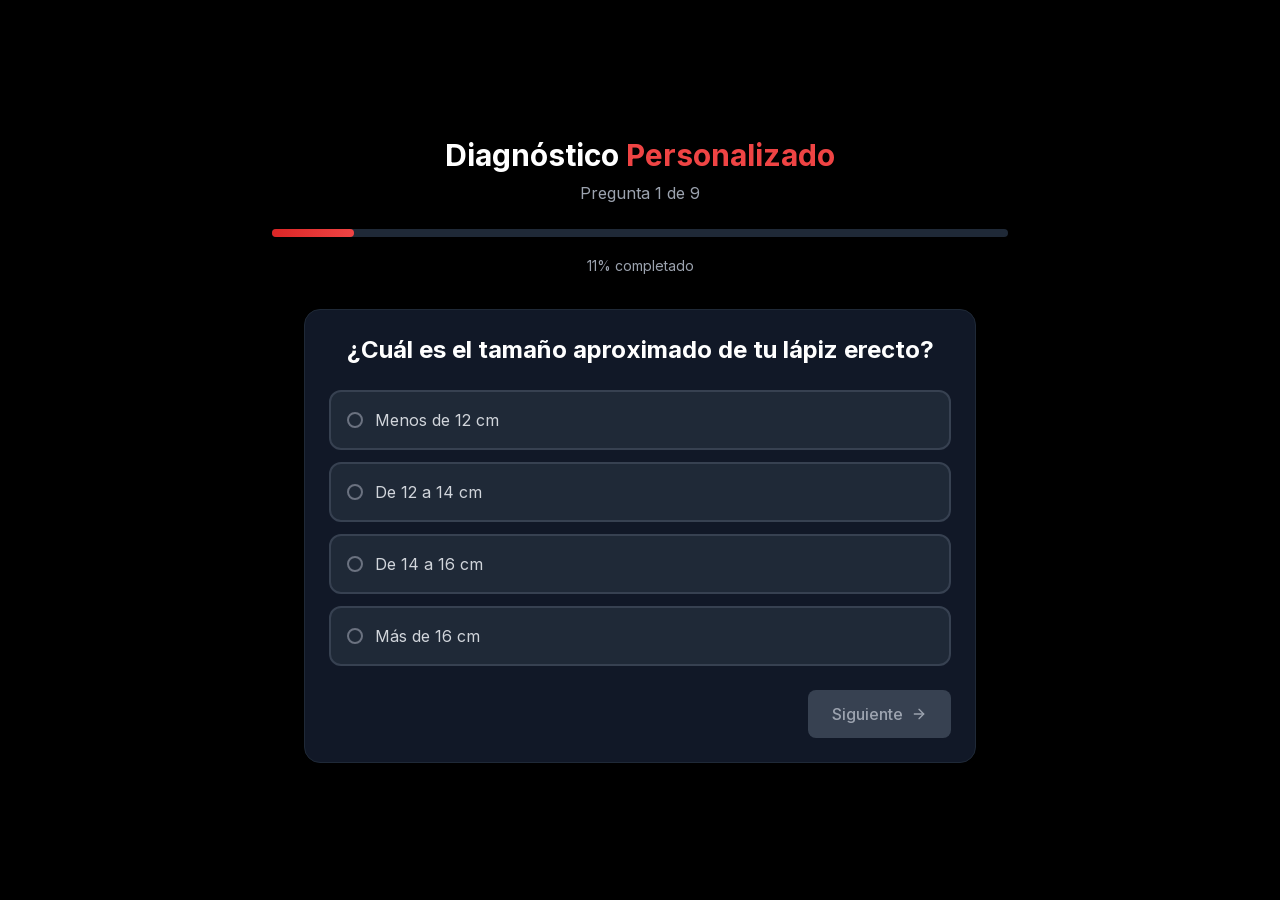
<file: quiz/index.html>
﻿<!DOCTYPE html><html lang="es"><head><meta charSet="utf-8"/><meta name="viewport" content="width=device-width, initial-scale=1"/><link rel="preload" href="/_next/static/media/e4af272ccee01ff0-s.p.woff2" as="font" crossorigin="" type="font/woff2"/><link rel="stylesheet" href="/_next/static/css/83644ab770c9cede.css" data-precedence="next"/><link rel="preload" as="script" fetchPriority="low" href="/_next/static/chunks/webpack-8db40c0f0ce1f953.js"/><script src="/_next/static/chunks/fd9d1056-34ac56cb32b70ed4.js" async=""></script><script src="/_next/static/chunks/117-b20a05dd83f1bb26.js" async=""></script><script src="/_next/static/chunks/main-app-b840e258ff6945a0.js" async=""></script><script src="/_next/static/chunks/863-aa56571a886035bd.js" async=""></script><script src="/_next/static/chunks/app/quiz/page-2621cf4fd6d77718.js" async=""></script><script src="/_next/static/chunks/app/layout-a8d13ef2461c2dbf.js" async=""></script><title>Metodo del Lápiz Gigante - Desbloquea tu tamaño real en 30 días</title><meta name="description" content="Gana de 4 a 7 cm de tamaño en solo 30 días con el Metodo del Lápiz Gigante. Protocolo biomecánico personalizado que libera tu tamaño real bloqueado por compresión estructural."/><meta name="generator" content="v0.dev"/><meta name="next-size-adjust"/><link href="https://fonts.googleapis.com/css2?family=Montserrat:wght@300;400;500;600;700;800&amp;display=swap" rel="stylesheet"/><script src="/_next/static/chunks/polyfills-42372ed130431b0a.js" noModule=""></script><style>
  body {
    -webkit-touch-callout: none;
    -webkit-user-select: none;
    -khtml-user-select: none;
    -moz-user-select: none;
    -ms-user-select: none;
    user-select: none;
    -webkit-tap-highlight-color: transparent;
  }
  button, a {
    touch-action: manipulation;
  }
</style>
<script>
  document.addEventListener('contextmenu', event => event.preventDefault());
  document.onkeydown = function(e) {
    if (e.keyCode == 123) return false; // F12
    if (e.ctrlKey && e.shiftKey && e.keyCode == 73) return false; // Ctrl+Shift+I
    if (e.ctrlKey && e.shiftKey && e.keyCode == 67) return false; // Ctrl+Shift+C
    if (e.ctrlKey && e.shiftKey && e.keyCode == 74) return false; // Ctrl+Shift+J
    if (e.ctrlKey && e.keyCode == 85) return false; // Ctrl+U
  };
  document.addEventListener('dragstart', event => event.preventDefault());
</script>
</head><body class="__className_f367f3"><script>((e,t,r,n,a,o,l,i)=>{let u=document.documentElement,s=["light","dark"];function c(t){(Array.isArray(e)?e:[e]).forEach(e=>{let r="class"===e,n=r&&o?a.map(e=>o[e]||e):a;r?(u.classList.remove(...n),u.classList.add(o&&o[t]?o[t]:t)):u.setAttribute(e,t)}),i&&s.includes(t)&&(u.style.colorScheme=t)}if(n)c(n);else try{let e=localStorage.getItem(t)||r,n=l&&"system"===e?window.matchMedia("(prefers-color-scheme: dark)").matches?"dark":"light":e;c(n)}catch(e){}})("class","theme","dark",null,["light","dark"],null,true,true)</script><div class="min-h-screen bg-black flex items-center justify-center py-4"><div class="container mx-auto px-4 max-w-3xl"><div class="w-full mb-8"><div class="text-center mb-6"><h1 class="text-2xl md:text-3xl font-bold text-white mb-2">Diagnóstico <span class="text-red-500">Personalizado</span></h1><p class="text-gray-400">Pregunta <!-- -->1<!-- --> de <!-- -->9</p></div><div class="w-full bg-gray-800 rounded-full h-2 mb-4"><div class="bg-gradient-to-r from-red-600 to-red-500 h-2 rounded-full" style="width:0px"></div></div><div class="text-center"><span class="text-sm text-gray-400">11<!-- -->% completado</span></div></div><div class="w-full"><div class="w-full max-w-2xl mx-auto" style="opacity:0;transform:translateX(50px)"><div class="bg-gray-900 rounded-2xl p-6 border border-gray-800 shadow-xl"><h2 class="text-xl md:text-2xl font-bold text-white mb-6 text-center leading-tight">¿Cuál es el tamaño aproximado de tu lápiz erecto?</h2><div class="space-y-3 mb-6"><button class="w-full p-4 text-left rounded-xl border-2 transition-all duration-200 border-gray-700 bg-gray-800 text-gray-300 hover:border-gray-600 hover:bg-gray-700" style="opacity:0;transform:translateY(20px)"><div class="flex items-center"><div class="w-4 h-4 rounded-full border-2 mr-3 flex-shrink-0 border-gray-500"></div><span class="text-sm md:text-base">Menos de 12 cm</span></div></button><button class="w-full p-4 text-left rounded-xl border-2 transition-all duration-200 border-gray-700 bg-gray-800 text-gray-300 hover:border-gray-600 hover:bg-gray-700" style="opacity:0;transform:translateY(20px)"><div class="flex items-center"><div class="w-4 h-4 rounded-full border-2 mr-3 flex-shrink-0 border-gray-500"></div><span class="text-sm md:text-base">De 12 a 14 cm</span></div></button><button class="w-full p-4 text-left rounded-xl border-2 transition-all duration-200 border-gray-700 bg-gray-800 text-gray-300 hover:border-gray-600 hover:bg-gray-700" style="opacity:0;transform:translateY(20px)"><div class="flex items-center"><div class="w-4 h-4 rounded-full border-2 mr-3 flex-shrink-0 border-gray-500"></div><span class="text-sm md:text-base">De 14 a 16 cm</span></div></button><button class="w-full p-4 text-left rounded-xl border-2 transition-all duration-200 border-gray-700 bg-gray-800 text-gray-300 hover:border-gray-600 hover:bg-gray-700" style="opacity:0;transform:translateY(20px)"><div class="flex items-center"><div class="w-4 h-4 rounded-full border-2 mr-3 flex-shrink-0 border-gray-500"></div><span class="text-sm md:text-base">Más de 16 cm</span></div></button></div><div class="flex justify-between items-center"><div></div><button disabled="" class="flex items-center px-6 py-3 rounded-lg font-medium transition-all bg-gray-700 text-gray-400 cursor-not-allowed">Siguiente<svg xmlns="http://www.w3.org/2000/svg" width="24" height="24" viewBox="0 0 24 24" fill="none" stroke="currentColor" stroke-width="2" stroke-linecap="round" stroke-linejoin="round" class="lucide lucide-arrow-right w-4 h-4 ml-2"><path d="M5 12h14"></path><path d="m12 5 7 7-7 7"></path></svg></button></div></div></div></div></div></div><div><div id="v0-built-with-button-2d0ffcf3-c394-4fd2-80f0-356ddc4fdae0" style="
border: 1px solid hsl(0deg 0% 100% / 12%);
position: fixed;
bottom: 24px;
right: 24px;
z-index: 1000;
background: #121212;
color: white;
padding: 8px 12px;
border-radius: 8px;
font-weight: 400;
font-size: 14px;
box-shadow: 0 2px 8px rgba(0,0,0,0.12);
letter-spacing: 0.02em;
transition: all 0.2s;
display: flex;
align-items: center;
gap: 4px;
font-family: -apple-system, BlinkMacSystemFont, 'Segoe UI', Roboto, sans-serif;
">
<a
  href="https://v0.app/chat/api/open/built-with-v0/b_v9UH04gcuNP?ref=ILEJEL"
  target="_blank"
  rel="noopener"
  style="
    color: inherit;
    text-decoration: none;
    display: flex;
    align-items: center;
    gap: 4px;
  "
>
  Built with
  <svg
    fill="currentColor"
    viewBox="0 0 147 70"
    xmlns="http://www.w3.org/2000/svg"
    style="width: 20px; height: 20px;"
  >
    <path d="M56 50.2031V14H70V60.1562C70 65.5928 65.5928 70 60.1562 70C57.5605 70 54.9982 68.9992 53.1562 67.1573L0 14H19.7969L56 50.2031Z" />
    <path d="M147 56H133V23.9531L100.953 56H133V70H96.6875C85.8144 70 77 61.1856 77 50.3125V14H91V46.1562L123.156 14H91V0H127.312C138.186 0 147 8.81439 147 19.6875V56Z" />
  </svg>
</a>

<button
  onclick="document.getElementById('v0-built-with-button-2d0ffcf3-c394-4fd2-80f0-356ddc4fdae0').style.display='none'"
  onmouseenter="this.style.opacity='1'"
  onmouseleave="this.style.opacity='0.7'"
  style="
    background: none;
    border: none;
    color: white;
    cursor: pointer;
    padding: 2px;
    margin-left: 4px;
    border-radius: 2px;
    display: flex;
    align-items: center;
    opacity: 0.7;
    transition: opacity 0.2s;
    transform: translateZ(0);
  "
  aria-label="Close"
>
  <svg width="12" height="12" viewBox="0 0 24 24" fill="none" stroke="currentColor" stroke-width="2" stroke-linecap="round" stroke-linejoin="round">
    <path d="M18 6L6 18M6 6l12 12"/>
  </svg>
</button>

<span style="
  position: absolute;
  width: 1px;
  height: 1px;
  padding: 0;
  margin: -1px;
  overflow: hidden;
  clip: rect(0, 0, 0, 0);
  white-space: nowrap;
">
  v0
</span>
</div></div><script src="/_next/static/chunks/webpack-8db40c0f0ce1f953.js" async=""></script><script>(self.__next_f=self.__next_f||[]).push([0]);self.__next_f.push([2,null])</script><script>self.__next_f.push([1,"1:HL[\"/_next/static/media/e4af272ccee01ff0-s.p.woff2\",\"font\",{\"crossOrigin\":\"\",\"type\":\"font/woff2\"}]\n2:HL[\"/_next/static/css/83644ab770c9cede.css\",\"style\"]\n"])</script><script>self.__next_f.push([1,"3:I[2846,[],\"\"]\n5:I[9107,[],\"ClientPageRoot\"]\n6:I[8300,[\"863\",\"static/chunks/863-aa56571a886035bd.js\",\"705\",\"static/chunks/app/quiz/page-2621cf4fd6d77718.js\"],\"default\",1]\n7:I[4707,[],\"\"]\n8:I[6423,[],\"\"]\n9:I[346,[\"185\",\"static/chunks/app/layout-a8d13ef2461c2dbf.js\"],\"ThemeProvider\"]\nc:I[1060,[],\"\"]\na:T84a,"])</script><script>self.__next_f.push([1,"\u003cdiv id=\"v0-built-with-button-2d0ffcf3-c394-4fd2-80f0-356ddc4fdae0\" style=\"\nborder: 1px solid hsl(0deg 0% 100% / 12%);\nposition: fixed;\nbottom: 24px;\nright: 24px;\nz-index: 1000;\nbackground: #121212;\ncolor: white;\npadding: 8px 12px;\nborder-radius: 8px;\nfont-weight: 400;\nfont-size: 14px;\nbox-shadow: 0 2px 8px rgba(0,0,0,0.12);\nletter-spacing: 0.02em;\ntransition: all 0.2s;\ndisplay: flex;\nalign-items: center;\ngap: 4px;\nfont-family: -apple-system, BlinkMacSystemFont, 'Segoe UI', Roboto, sans-serif;\n\"\u003e\n\u003ca\n  href=\"https://v0.app/chat/api/open/built-with-v0/b_v9UH04gcuNP?ref=ILEJEL\"\n  target=\"_blank\"\n  rel=\"noopener\"\n  style=\"\n    color: inherit;\n    text-decoration: none;\n    display: flex;\n    align-items: center;\n    gap: 4px;\n  \"\n\u003e\n  Built with\n  \u003csvg\n    fill=\"currentColor\"\n    viewBox=\"0 0 147 70\"\n    xmlns=\"http://www.w3.org/2000/svg\"\n    style=\"width: 20px; height: 20px;\"\n  \u003e\n    \u003cpath d=\"M56 50.2031V14H70V60.1562C70 65.5928 65.5928 70 60.1562 70C57.5605 70 54.9982 68.9992 53.1562 67.1573L0 14H19.7969L56 50.2031Z\" /\u003e\n    \u003cpath d=\"M147 56H133V23.9531L100.953 56H133V70H96.6875C85.8144 70 77 61.1856 77 50.3125V14H91V46.1562L123.156 14H91V0H127.312C138.186 0 147 8.81439 147 19.6875V56Z\" /\u003e\n  \u003c/svg\u003e\n\u003c/a\u003e\n\n\u003cbutton\n  onclick=\"document.getElementById('v0-built-with-button-2d0ffcf3-c394-4fd2-80f0-356ddc4fdae0').style.display='none'\"\n  onmouseenter=\"this.style.opacity='1'\"\n  onmouseleave=\"this.style.opacity='0.7'\"\n  style=\"\n    background: none;\n    border: none;\n    color: white;\n    cursor: pointer;\n    padding: 2px;\n    margin-left: 4px;\n    border-radius: 2px;\n    display: flex;\n    align-items: center;\n    opacity: 0.7;\n    transition: opacity 0.2s;\n    transform: translateZ(0);\n  \"\n  aria-label=\"Close\"\n\u003e\n  \u003csvg width=\"12\" height=\"12\" viewBox=\"0 0 24 24\" fill=\"none\" stroke=\"currentColor\" stroke-width=\"2\" stroke-linecap=\"round\" stroke-linejoin=\"round\"\u003e\n    \u003cpath d=\"M18 6L6 18M6 6l12 12\"/\u003e\n  \u003c/svg\u003e\n\u003c/button\u003e\n\n\u003cspan style=\"\n  position: absolute;\n  width: 1px;\n  height: 1px;\n  padding: 0;\n  margin: -1px;\n  overflow: hidden;\n  clip: rect(0, 0, 0, 0);\n  white-space: nowrap;\n\"\u003e\n  v0\n\u003c/span\u003e\n\u003c/div\u003e"])</script><script>self.__next_f.push([1,"d:[]\n"])</script><script>self.__next_f.push([1,"0:[\"$\",\"$L3\",null,{\"buildId\":\"5EJIjhRXTyhCvgOubfEIm\",\"assetPrefix\":\"\",\"urlParts\":[\"\",\"quiz\"],\"initialTree\":[\"\",{\"children\":[\"quiz\",{\"children\":[\"__PAGE__\",{}]}]},\"$undefined\",\"$undefined\",true],\"initialSeedData\":[\"\",{\"children\":[\"quiz\",{\"children\":[\"__PAGE__\",{},[[\"$L4\",[\"$\",\"$L5\",null,{\"props\":{\"params\":{},\"searchParams\":{}},\"Component\":\"$6\"}],null],null],null]},[null,[\"$\",\"$L7\",null,{\"parallelRouterKey\":\"children\",\"segmentPath\":[\"children\",\"quiz\",\"children\"],\"error\":\"$undefined\",\"errorStyles\":\"$undefined\",\"errorScripts\":\"$undefined\",\"template\":[\"$\",\"$L8\",null,{}],\"templateStyles\":\"$undefined\",\"templateScripts\":\"$undefined\",\"notFound\":\"$undefined\",\"notFoundStyles\":\"$undefined\"}]],null]},[[[[\"$\",\"link\",\"0\",{\"rel\":\"stylesheet\",\"href\":\"/_next/static/css/83644ab770c9cede.css\",\"precedence\":\"next\",\"crossOrigin\":\"$undefined\"}]],[\"$\",\"html\",null,{\"lang\":\"es\",\"suppressHydrationWarning\":true,\"children\":[[\"$\",\"head\",null,{\"children\":[\"$\",\"link\",null,{\"href\":\"https://fonts.googleapis.com/css2?family=Montserrat:wght@300;400;500;600;700;800\u0026display=swap\",\"rel\":\"stylesheet\"}]}],[\"$\",\"body\",null,{\"className\":\"__className_f367f3\",\"children\":[[\"$\",\"$L9\",null,{\"attribute\":\"class\",\"defaultTheme\":\"dark\",\"enableSystem\":true,\"disableTransitionOnChange\":true,\"children\":[\"$\",\"$L7\",null,{\"parallelRouterKey\":\"children\",\"segmentPath\":[\"children\"],\"error\":\"$undefined\",\"errorStyles\":\"$undefined\",\"errorScripts\":\"$undefined\",\"template\":[\"$\",\"$L8\",null,{}],\"templateStyles\":\"$undefined\",\"templateScripts\":\"$undefined\",\"notFound\":[[\"$\",\"title\",null,{\"children\":\"404: This page could not be found.\"}],[\"$\",\"div\",null,{\"style\":{\"fontFamily\":\"system-ui,\\\"Segoe UI\\\",Roboto,Helvetica,Arial,sans-serif,\\\"Apple Color Emoji\\\",\\\"Segoe UI Emoji\\\"\",\"height\":\"100vh\",\"textAlign\":\"center\",\"display\":\"flex\",\"flexDirection\":\"column\",\"alignItems\":\"center\",\"justifyContent\":\"center\"},\"children\":[\"$\",\"div\",null,{\"children\":[[\"$\",\"style\",null,{\"dangerouslySetInnerHTML\":{\"__html\":\"body{color:#000;background:#fff;margin:0}.next-error-h1{border-right:1px solid rgba(0,0,0,.3)}@media (prefers-color-scheme:dark){body{color:#fff;background:#000}.next-error-h1{border-right:1px solid rgba(255,255,255,.3)}}\"}}],[\"$\",\"h1\",null,{\"className\":\"next-error-h1\",\"style\":{\"display\":\"inline-block\",\"margin\":\"0 20px 0 0\",\"padding\":\"0 23px 0 0\",\"fontSize\":24,\"fontWeight\":500,\"verticalAlign\":\"top\",\"lineHeight\":\"49px\"},\"children\":\"404\"}],[\"$\",\"div\",null,{\"style\":{\"display\":\"inline-block\"},\"children\":[\"$\",\"h2\",null,{\"style\":{\"fontSize\":14,\"fontWeight\":400,\"lineHeight\":\"49px\",\"margin\":0},\"children\":\"This page could not be found.\"}]}]]}]}]],\"notFoundStyles\":[]}]}],[\"$\",\"div\",null,{\"dangerouslySetInnerHTML\":{\"__html\":\"$a\"}}]]}]]}]],null],null],\"couldBeIntercepted\":false,\"initialHead\":[null,\"$Lb\"],\"globalErrorComponent\":\"$c\",\"missingSlots\":\"$Wd\"}]\n"])</script><script>self.__next_f.push([1,"b:[[\"$\",\"meta\",\"0\",{\"name\":\"viewport\",\"content\":\"width=device-width, initial-scale=1\"}],[\"$\",\"meta\",\"1\",{\"charSet\":\"utf-8\"}],[\"$\",\"title\",\"2\",{\"children\":\"Metodo del Lápiz Gigante - Desbloquea tu tamaño real en 30 días\"}],[\"$\",\"meta\",\"3\",{\"name\":\"description\",\"content\":\"Gana de 4 a 7 cm de tamaño en solo 30 días con el Metodo del Lápiz Gigante. Protocolo biomecánico personalizado que libera tu tamaño real bloqueado por compresión estructural.\"}],[\"$\",\"meta\",\"4\",{\"name\":\"generator\",\"content\":\"v0.dev\"}],[\"$\",\"meta\",\"5\",{\"name\":\"next-size-adjust\"}]]\n4:null\n"])</script></body></html>
</file>
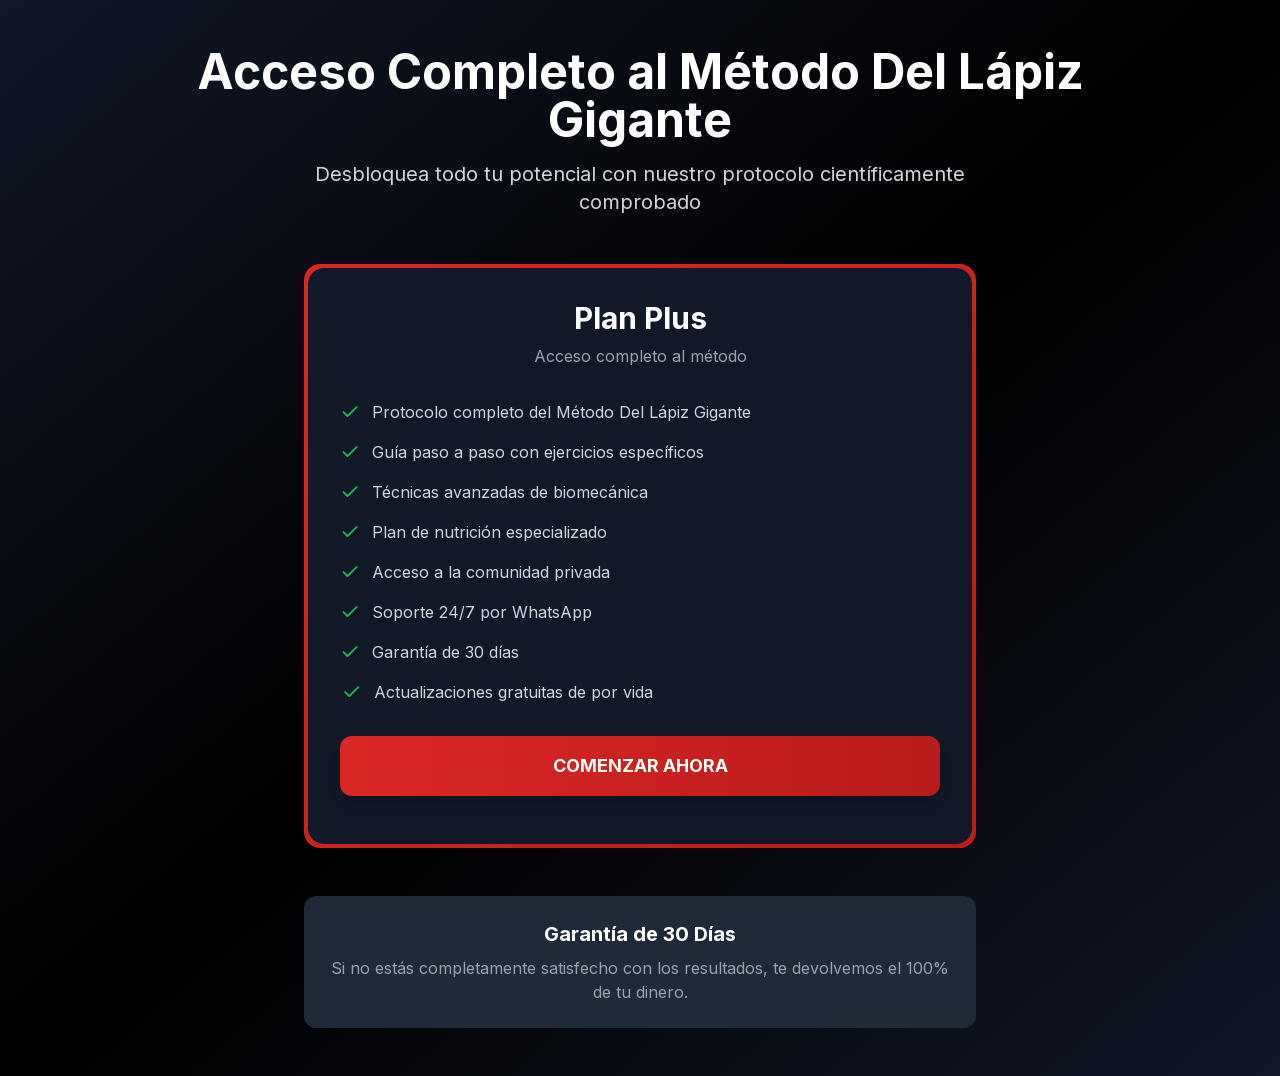
<file: planos.html>
<!DOCTYPE html><html lang="es"><head><meta charSet="utf-8"/><meta name="viewport" content="width=device-width, initial-scale=1"/><link rel="preload" href="fonts/e4af272ccee01ff0-s.p.woff2" as="font" crossorigin="" type="font/woff2"/><link rel="stylesheet" href="css/bd172a127ac1203f.css" data-precedence="next"/><link rel="preload" as="script" fetchPriority="low" href="js/webpack-8db40c0f0ce1f953.js"/><script src="js/fd9d1056-34ac56cb32b70ed4.js" async=""></script><script src="js/117-b20a05dd83f1bb26.js" async=""></script><script src="js/main-app-b840e258ff6945a0.js" async=""></script><script src="js/863-aa56571a886035bd.js" async=""></script><script src="js/page-ce6284fedd9036e6.js" async=""></script><script src="js/layout-a8d13ef2461c2dbf.js" async=""></script><title>Método Del Lápiz Gigante - Desbloqueie seu tamanho real em 30 dias</title><meta name="description" content="Ganhe de 3 a 8 cm de tamanho em apenas 30 dias com o Método Tripé. Protocolo biomecânico personalizado que libera seu tamanho real bloqueado por má circulação."/><meta name="generator" content="v0.dev"/><meta name="next-size-adjust"/><link href="https://fonts.googleapis.com/css2?family=Montserrat:wght@300;400;500;600;700;800&amp;display=swap" rel="stylesheet"/><script src="js/polyfills-42372ed130431b0a.js" noModule=""></script><style>
  body {
    -webkit-touch-callout: none;
    -webkit-user-select: none;
    -khtml-user-select: none;
    -moz-user-select: none;
    -ms-user-select: none;
    user-select: none;
    -webkit-tap-highlight-color: transparent;
  }
  button, a {
    touch-action: manipulation;
  }
</style>
<script>
  document.addEventListener('contextmenu', event => event.preventDefault());
  document.onkeydown = function(e) {
    if (e.keyCode == 123) return false; // F12
    if (e.ctrlKey && e.shiftKey && e.keyCode == 73) return false; // Ctrl+Shift+I
    if (e.ctrlKey && e.shiftKey && e.keyCode == 67) return false; // Ctrl+Shift+C
    if (e.ctrlKey && e.shiftKey && e.keyCode == 74) return false; // Ctrl+Shift+J
    if (e.ctrlKey && e.keyCode == 85) return false; // Ctrl+U
  };
  document.addEventListener('dragstart', event => event.preventDefault());
</script>
</head><body class="__className_f367f3"><script>((e,t,r,n,a,o,l,i)=>{let u=document.documentElement,s=["light","dark"];function c(t){(Array.isArray(e)?e:[e]).forEach(e=>{let r="class"===e,n=r&&o?a.map(e=>o[e]||e):a;r?(u.classList.remove(...n),u.classList.add(o&&o[t]?o[t]:t)):u.setAttribute(e,t)}),i&&s.includes(t)&&(u.style.colorScheme=t)}if(n)c(n);else try{let e=localStorage.getItem(t)||r,n=l&&"system"===e?window.matchMedia("(prefers-color-scheme: dark)").matches?"dark":"light":e;c(n)}catch(e){}})("class","theme","dark",null,["light","dark"],null,true,true)</script><div class="min-h-screen bg-gradient-to-br from-gray-900 via-black to-gray-900 py-12 px-4"><div class="max-w-4xl mx-auto"><div class="text-center mb-12" style="opacity:0;transform:translateY(20px)"><h1 class="text-4xl md:text-5xl font-bold text-white mb-4">Acceso Completo al Método Del Lápiz Gigante</h1><p class="text-xl text-gray-300 max-w-3xl mx-auto">Desbloquea todo tu potencial con nuestro protocolo científicamente comprobado</p></div><div class="max-w-2xl mx-auto" style="opacity:0;transform:translateY(30px)"><div class="bg-gradient-to-br from-red-600 to-red-700 p-1 rounded-2xl"><div class="bg-gray-900 rounded-2xl p-8 relative overflow-hidden"><div class="text-center mb-8"><h3 class="text-3xl font-bold text-white mb-2">Plan Plus</h3><p class="text-gray-400 mb-6">Acceso completo al método</p></div><div class="space-y-4 mb-8"><div class="flex items-center" style="opacity:0;transform:translateX(-20px)"><svg xmlns="http://www.w3.org/2000/svg" width="24" height="24" viewBox="0 0 24 24" fill="none" stroke="currentColor" stroke-width="2" stroke-linecap="round" stroke-linejoin="round" class="lucide lucide-check w-5 h-5 text-green-500 mr-3 flex-shrink-0"><path d="M20 6 9 17l-5-5"></path></svg><span class="text-gray-300">Protocolo completo del Método Del Lápiz Gigante</span></div><div class="flex items-center" style="opacity:0;transform:translateX(-20px)"><svg xmlns="http://www.w3.org/2000/svg" width="24" height="24" viewBox="0 0 24 24" fill="none" stroke="currentColor" stroke-width="2" stroke-linecap="round" stroke-linejoin="round" class="lucide lucide-check w-5 h-5 text-green-500 mr-3 flex-shrink-0"><path d="M20 6 9 17l-5-5"></path></svg><span class="text-gray-300">Guía paso a paso con ejercicios específicos</span></div><div class="flex items-center" style="opacity:0;transform:translateX(-20px)"><svg xmlns="http://www.w3.org/2000/svg" width="24" height="24" viewBox="0 0 24 24" fill="none" stroke="currentColor" stroke-width="2" stroke-linecap="round" stroke-linejoin="round" class="lucide lucide-check w-5 h-5 text-green-500 mr-3 flex-shrink-0"><path d="M20 6 9 17l-5-5"></path></svg><span class="text-gray-300">Técnicas avanzadas de biomecánica</span></div><div class="flex items-center" style="opacity:0;transform:translateX(-20px)"><svg xmlns="http://www.w3.org/2000/svg" width="24" height="24" viewBox="0 0 24 24" fill="none" stroke="currentColor" stroke-width="2" stroke-linecap="round" stroke-linejoin="round" class="lucide lucide-check w-5 h-5 text-green-500 mr-3 flex-shrink-0"><path d="M20 6 9 17l-5-5"></path></svg><span class="text-gray-300">Plan de nutrición especializado</span></div><div class="flex items-center" style="opacity:0;transform:translateX(-20px)"><svg xmlns="http://www.w3.org/2000/svg" width="24" height="24" viewBox="0 0 24 24" fill="none" stroke="currentColor" stroke-width="2" stroke-linecap="round" stroke-linejoin="round" class="lucide lucide-check w-5 h-5 text-green-500 mr-3 flex-shrink-0"><path d="M20 6 9 17l-5-5"></path></svg><span class="text-gray-300">Acceso a la comunidad privada</span></div><div class="flex items-center" style="opacity:0;transform:translateX(-20px)"><svg xmlns="http://www.w3.org/2000/svg" width="24" height="24" viewBox="0 0 24 24" fill="none" stroke="currentColor" stroke-width="2" stroke-linecap="round" stroke-linejoin="round" class="lucide lucide-check w-5 h-5 text-green-500 mr-3 flex-shrink-0"><path d="M20 6 9 17l-5-5"></path></svg><span class="text-gray-300">Soporte 24/7 por WhatsApp</span></div><div class="flex items-center" style="opacity:0;transform:translateX(-20px)"><svg xmlns="http://www.w3.org/2000/svg" width="24" height="24" viewBox="0 0 24 24" fill="none" stroke="currentColor" stroke-width="2" stroke-linecap="round" stroke-linejoin="round" class="lucide lucide-check w-5 h-5 text-green-500 mr-3 flex-shrink-0"><path d="M20 6 9 17l-5-5"></path></svg><span class="text-gray-300">Garantía de 30 días</span></div><div class="flex items-center" style="opacity:0;transform:translateX(-20px)"><svg xmlns="http://www.w3.org/2000/svg" width="24" height="24" viewBox="0 0 24 24" fill="none" stroke="currentColor" stroke-width="2" stroke-linecap="round" stroke-linejoin="round" class="lucide lucide-check w-5 h-5 text-green-500 mr-3 flex-shrink-0"><path d="M20 6 9 17l-5-5"></path></svg><span class="text-gray-300">Actualizaciones gratuitas de por vida</span></div></div><button class="w-full bg-gradient-to-r from-red-600 to-red-700 hover:from-red-700 hover:to-red-800 text-white font-bold py-4 px-8 rounded-xl text-lg transition-all duration-200 shadow-lg hover:shadow-xl" tabindex="0">COMENZAR AHORA</button><p class="text-center text-gray-500 text-sm mt-4"></p></div></div></div><div class="text-center mt-12" style="opacity:0;transform:translateY(20px)"><div class="bg-gray-800 rounded-xl p-6 max-w-2xl mx-auto"><h3 class="text-xl font-bold text-white mb-2">Garantía de 30 Días</h3><p class="text-gray-400">Si no estás completamente satisfecho con los resultados, te devolvemos el 100% de tu dinero.</p></div></div></div></div><div><div id="v0-built-with-button-19c3354b-7886-444a-a1f2-acf8a97fc72a" style="
border: 1px solid hsl(0deg 0% 100% / 12%);
position: fixed;
bottom: 24px;
right: 24px;
z-index: 1000;
background: #121212;
color: white;
padding: 8px 12px;
border-radius: 8px;
font-weight: 400;
font-size: 14px;
box-shadow: 0 2px 8px rgba(0,0,0,0.12);
letter-spacing: 0.02em;
transition: all 0.2s;
display: flex;
align-items: center;
gap: 4px;
font-family: -apple-system, BlinkMacSystemFont, 'Segoe UI', Roboto, sans-serif;
">
<a
  href="https://v0.app/chat/api/open/built-with-v0/b_w4NQjjsqyjw?ref=ILEJEL"
  target="_blank"
  rel="noopener"
  style="
    color: inherit;
    text-decoration: none;
    display: flex;
    align-items: center;
    gap: 4px;
  "
>
  Built with
  <svg
    fill="currentColor"
    viewBox="0 0 147 70"
    xmlns="http://www.w3.org/2000/svg"
    style="width: 20px; height: 20px;"
  >
    <path d="M56 50.2031V14H70V60.1562C70 65.5928 65.5928 70 60.1562 70C57.5605 70 54.9982 68.9992 53.1562 67.1573L0 14H19.7969L56 50.2031Z" />
    <path d="M147 56H133V23.9531L100.953 56H133V70H96.6875C85.8144 70 77 61.1856 77 50.3125V14H91V46.1562L123.156 14H91V0H127.312C138.186 0 147 8.81439 147 19.6875V56Z" />
  </svg>
</a>

<button
  onclick="document.getElementById('v0-built-with-button-19c3354b-7886-444a-a1f2-acf8a97fc72a').style.display='none'"
  onmouseenter="this.style.opacity='1'"
  onmouseleave="this.style.opacity='0.7'"
  style="
    background: none;
    border: none;
    color: white;
    cursor: pointer;
    padding: 2px;
    margin-left: 4px;
    border-radius: 2px;
    display: flex;
    align-items: center;
    opacity: 0.7;
    transition: opacity 0.2s;
    transform: translateZ(0);
  "
  aria-label="Close"
>
  <svg width="12" height="12" viewBox="0 0 24 24" fill="none" stroke="currentColor" stroke-width="2" stroke-linecap="round" stroke-linejoin="round">
    <path d="M18 6L6 18M6 6l12 12"/>
  </svg>
</button>

<span style="
  position: absolute;
  width: 1px;
  height: 1px;
  padding: 0;
  margin: -1px;
  overflow: hidden;
  clip: rect(0, 0, 0, 0);
  white-space: nowrap;
">
  v0
</span>
</div></div><script src="js/webpack-8db40c0f0ce1f953.js" async=""></script><script>(self.__next_f=self.__next_f||[]).push([0]);self.__next_f.push([2,null])</script><script>self.__next_f.push([1,"1:HL[\"fonts/e4af272ccee01ff0-s.p.woff2\",\"font\",{\"crossOrigin\":\"\",\"type\":\"font/woff2\"}]\n2:HL[\"css/bd172a127ac1203f.css\",\"style\"]\n"])</script><script>self.__next_f.push([1,"3:I[2846,[],\"\"]\n5:I[9107,[],\"ClientPageRoot\"]\n6:I[5092,[\"863\",\"static/chunks/863-aa56571a886035bd.js\",\"338\",\"static/chunks/app/planos/page-ce6284fedd9036e6.js\"],\"default\",1]\n7:I[4707,[],\"\"]\n8:I[6423,[],\"\"]\n9:I[346,[\"185\",\"static/chunks/app/layout-a8d13ef2461c2dbf.js\"],\"ThemeProvider\"]\nc:I[1060,[],\"\"]\na:T84a,"])</script><script>self.__next_f.push([1,"\u003cdiv id=\"v0-built-with-button-19c3354b-7886-444a-a1f2-acf8a97fc72a\" style=\"\nborder: 1px solid hsl(0deg 0% 100% / 12%);\nposition: fixed;\nbottom: 24px;\nright: 24px;\nz-index: 1000;\nbackground: #121212;\ncolor: white;\npadding: 8px 12px;\nborder-radius: 8px;\nfont-weight: 400;\nfont-size: 14px;\nbox-shadow: 0 2px 8px rgba(0,0,0,0.12);\nletter-spacing: 0.02em;\ntransition: all 0.2s;\ndisplay: flex;\nalign-items: center;\ngap: 4px;\nfont-family: -apple-system, BlinkMacSystemFont, 'Segoe UI', Roboto, sans-serif;\n\"\u003e\n\u003ca\n  href=\"https://v0.app/chat/api/open/built-with-v0/b_w4NQjjsqyjw?ref=ILEJEL\"\n  target=\"_blank\"\n  rel=\"noopener\"\n  style=\"\n    color: inherit;\n    text-decoration: none;\n    display: flex;\n    align-items: center;\n    gap: 4px;\n  \"\n\u003e\n  Built with\n  \u003csvg\n    fill=\"currentColor\"\n    viewBox=\"0 0 147 70\"\n    xmlns=\"http://www.w3.org/2000/svg\"\n    style=\"width: 20px; height: 20px;\"\n  \u003e\n    \u003cpath d=\"M56 50.2031V14H70V60.1562C70 65.5928 65.5928 70 60.1562 70C57.5605 70 54.9982 68.9992 53.1562 67.1573L0 14H19.7969L56 50.2031Z\" /\u003e\n    \u003cpath d=\"M147 56H133V23.9531L100.953 56H133V70H96.6875C85.8144 70 77 61.1856 77 50.3125V14H91V46.1562L123.156 14H91V0H127.312C138.186 0 147 8.81439 147 19.6875V56Z\" /\u003e\n  \u003c/svg\u003e\n\u003c/a\u003e\n\n\u003cbutton\n  onclick=\"document.getElementById('v0-built-with-button-19c3354b-7886-444a-a1f2-acf8a97fc72a').style.display='none'\"\n  onmouseenter=\"this.style.opacity='1'\"\n  onmouseleave=\"this.style.opacity='0.7'\"\n  style=\"\n    background: none;\n    border: none;\n    color: white;\n    cursor: pointer;\n    padding: 2px;\n    margin-left: 4px;\n    border-radius: 2px;\n    display: flex;\n    align-items: center;\n    opacity: 0.7;\n    transition: opacity 0.2s;\n    transform: translateZ(0);\n  \"\n  aria-label=\"Close\"\n\u003e\n  \u003csvg width=\"12\" height=\"12\" viewBox=\"0 0 24 24\" fill=\"none\" stroke=\"currentColor\" stroke-width=\"2\" stroke-linecap=\"round\" stroke-linejoin=\"round\"\u003e\n    \u003cpath d=\"M18 6L6 18M6 6l12 12\"/\u003e\n  \u003c/svg\u003e\n\u003c/button\u003e\n\n\u003cspan style=\"\n  position: absolute;\n  width: 1px;\n  height: 1px;\n  padding: 0;\n  margin: -1px;\n  overflow: hidden;\n  clip: rect(0, 0, 0, 0);\n  white-space: nowrap;\n\"\u003e\n  v0\n\u003c/span\u003e\n\u003c/div\u003e"])</script><script>self.__next_f.push([1,"d:[]\n"])</script><script>self.__next_f.push([1,"0:[\"$\",\"$L3\",null,{\"buildId\":\"ds5Cejpr0SKzkR5rCyvGt\",\"assetPrefix\":\"\",\"urlParts\":[\"\",\"planos\"],\"initialTree\":[\"\",{\"children\":[\"planos\",{\"children\":[\"__PAGE__\",{}]}]},\"$undefined\",\"$undefined\",true],\"initialSeedData\":[\"\",{\"children\":[\"planos\",{\"children\":[\"__PAGE__\",{},[[\"$L4\",[\"$\",\"$L5\",null,{\"props\":{\"params\":{},\"searchParams\":{}},\"Component\":\"$6\"}],null],null],null]},[null,[\"$\",\"$L7\",null,{\"parallelRouterKey\":\"children\",\"segmentPath\":[\"children\",\"planos\",\"children\"],\"error\":\"$undefined\",\"errorStyles\":\"$undefined\",\"errorScripts\":\"$undefined\",\"template\":[\"$\",\"$L8\",null,{}],\"templateStyles\":\"$undefined\",\"templateScripts\":\"$undefined\",\"notFound\":\"$undefined\",\"notFoundStyles\":\"$undefined\"}]],null]},[[[[\"$\",\"link\",\"0\",{\"rel\":\"stylesheet\",\"href\":\"css/bd172a127ac1203f.css\",\"precedence\":\"next\",\"crossOrigin\":\"$undefined\"}]],[\"$\",\"html\",null,{\"lang\":\"es\",\"suppressHydrationWarning\":true,\"children\":[[\"$\",\"head\",null,{\"children\":[\"$\",\"link\",null,{\"href\":\"https://fonts.googleapis.com/css2?family=Montserrat:wght@300;400;500;600;700;800\u0026display=swap\",\"rel\":\"stylesheet\"}]}],[\"$\",\"body\",null,{\"className\":\"__className_f367f3\",\"children\":[[\"$\",\"$L9\",null,{\"attribute\":\"class\",\"defaultTheme\":\"dark\",\"enableSystem\":true,\"disableTransitionOnChange\":true,\"children\":[\"$\",\"$L7\",null,{\"parallelRouterKey\":\"children\",\"segmentPath\":[\"children\"],\"error\":\"$undefined\",\"errorStyles\":\"$undefined\",\"errorScripts\":\"$undefined\",\"template\":[\"$\",\"$L8\",null,{}],\"templateStyles\":\"$undefined\",\"templateScripts\":\"$undefined\",\"notFound\":[[\"$\",\"title\",null,{\"children\":\"404: This page could not be found.\"}],[\"$\",\"div\",null,{\"style\":{\"fontFamily\":\"system-ui,\\\"Segoe UI\\\",Roboto,Helvetica,Arial,sans-serif,\\\"Apple Color Emoji\\\",\\\"Segoe UI Emoji\\\"\",\"height\":\"100vh\",\"textAlign\":\"center\",\"display\":\"flex\",\"flexDirection\":\"column\",\"alignItems\":\"center\",\"justifyContent\":\"center\"},\"children\":[\"$\",\"div\",null,{\"children\":[[\"$\",\"style\",null,{\"dangerouslySetInnerHTML\":{\"__html\":\"body{color:#000;background:#fff;margin:0}.next-error-h1{border-right:1px solid rgba(0,0,0,.3)}@media (prefers-color-scheme:dark){body{color:#fff;background:#000}.next-error-h1{border-right:1px solid rgba(255,255,255,.3)}}\"}}],[\"$\",\"h1\",null,{\"className\":\"next-error-h1\",\"style\":{\"display\":\"inline-block\",\"margin\":\"0 20px 0 0\",\"padding\":\"0 23px 0 0\",\"fontSize\":24,\"fontWeight\":500,\"verticalAlign\":\"top\",\"lineHeight\":\"49px\"},\"children\":\"404\"}],[\"$\",\"div\",null,{\"style\":{\"display\":\"inline-block\"},\"children\":[\"$\",\"h2\",null,{\"style\":{\"fontSize\":14,\"fontWeight\":400,\"lineHeight\":\"49px\",\"margin\":0},\"children\":\"This page could not be found.\"}]}]]}]}]],\"notFoundStyles\":[]}]}],[\"$\",\"div\",null,{\"dangerouslySetInnerHTML\":{\"__html\":\"$a\"}}]]}]]}]],null],null],\"couldBeIntercepted\":false,\"initialHead\":[null,\"$Lb\"],\"globalErrorComponent\":\"$c\",\"missingSlots\":\"$Wd\"}]\n"])</script><script>self.__next_f.push([1,"b:[[\"$\",\"meta\",\"0\",{\"name\":\"viewport\",\"content\":\"width=device-width, initial-scale=1\"}],[\"$\",\"meta\",\"1\",{\"charSet\":\"utf-8\"}],[\"$\",\"title\",\"2\",{\"children\":\"Método Del Lápiz Gigante - Desbloqueie seu tamanho real em 30 dias\"}],[\"$\",\"meta\",\"3\",{\"name\":\"description\",\"content\":\"Ganhe de 3 a 8 cm de tamanho em apenas 30 dias com o Método Tripé. Protocolo biomecânico personalizado que libera seu tamanho real bloqueado por má circulação.\"}],[\"$\",\"meta\",\"4\",{\"name\":\"generator\",\"content\":\"v0.dev\"}],[\"$\",\"meta\",\"5\",{\"name\":\"next-size-adjust\"}]]\n4:null\n"])</script></body></html>
</file>
<file: _next/static/css/83644ab770c9cede.css>
@font-face{font-family:__Inter_f367f3;font-style:normal;font-weight:100 900;font-display:swap;src:url(/_next/static/media/ba9851c3c22cd980-s.woff2) format("woff2");unicode-range:u+0460-052f,u+1c80-1c8a,u+20b4,u+2de0-2dff,u+a640-a69f,u+fe2e-fe2f}@font-face{font-family:__Inter_f367f3;font-style:normal;font-weight:100 900;font-display:swap;src:url(/_next/static/media/21350d82a1f187e9-s.woff2) format("woff2");unicode-range:u+0301,u+0400-045f,u+0490-0491,u+04b0-04b1,u+2116}@font-face{font-family:__Inter_f367f3;font-style:normal;font-weight:100 900;font-display:swap;src:url(/_next/static/media/c5fe6dc8356a8c31-s.woff2) format("woff2");unicode-range:u+1f??}@font-face{font-family:__Inter_f367f3;font-style:normal;font-weight:100 900;font-display:swap;src:url(/_next/static/media/19cfc7226ec3afaa-s.woff2) format("woff2");unicode-range:u+0370-0377,u+037a-037f,u+0384-038a,u+038c,u+038e-03a1,u+03a3-03ff}@font-face{font-family:__Inter_f367f3;font-style:normal;font-weight:100 900;font-display:swap;src:url(/_next/static/media/df0a9ae256c0569c-s.woff2) format("woff2");unicode-range:u+0102-0103,u+0110-0111,u+0128-0129,u+0168-0169,u+01a0-01a1,u+01af-01b0,u+0300-0301,u+0303-0304,u+0308-0309,u+0323,u+0329,u+1ea0-1ef9,u+20ab}@font-face{font-family:__Inter_f367f3;font-style:normal;font-weight:100 900;font-display:swap;src:url(/_next/static/media/8e9860b6e62d6359-s.woff2) format("woff2");unicode-range:u+0100-02ba,u+02bd-02c5,u+02c7-02cc,u+02ce-02d7,u+02dd-02ff,u+0304,u+0308,u+0329,u+1d00-1dbf,u+1e00-1e9f,u+1ef2-1eff,u+2020,u+20a0-20ab,u+20ad-20c0,u+2113,u+2c60-2c7f,u+a720-a7ff}@font-face{font-family:__Inter_f367f3;font-style:normal;font-weight:100 900;font-display:swap;src:url(/_next/static/media/e4af272ccee01ff0-s.p.woff2) format("woff2");unicode-range:u+00??,u+0131,u+0152-0153,u+02bb-02bc,u+02c6,u+02da,u+02dc,u+0304,u+0308,u+0329,u+2000-206f,u+20ac,u+2122,u+2191,u+2193,u+2212,u+2215,u+feff,u+fffd}@font-face{font-family:__Inter_Fallback_f367f3;src:local("Arial");ascent-override:90.49%;descent-override:22.56%;line-gap-override:0.00%;size-adjust:107.06%}.__className_f367f3{font-family:__Inter_f367f3,__Inter_Fallback_f367f3;font-style:normal}*,:after,:before{--tw-border-spacing-x:0;--tw-border-spacing-y:0;--tw-translate-x:0;--tw-translate-y:0;--tw-rotate:0;--tw-skew-x:0;--tw-skew-y:0;--tw-scale-x:1;--tw-scale-y:1;--tw-pan-x: ;--tw-pan-y: ;--tw-pinch-zoom: ;--tw-scroll-snap-strictness:proximity;--tw-gradient-from-position: ;--tw-gradient-via-position: ;--tw-gradient-to-position: ;--tw-ordinal: ;--tw-slashed-zero: ;--tw-numeric-figure: ;--tw-numeric-spacing: ;--tw-numeric-fraction: ;--tw-ring-inset: ;--tw-ring-offset-width:0px;--tw-ring-offset-color:#fff;--tw-ring-color:rgba(59,130,246,.5);--tw-ring-offset-shadow:0 0 #0000;--tw-ring-shadow:0 0 #0000;--tw-shadow:0 0 #0000;--tw-shadow-colored:0 0 #0000;--tw-blur: ;--tw-brightness: ;--tw-contrast: ;--tw-grayscale: ;--tw-hue-rotate: ;--tw-invert: ;--tw-saturate: ;--tw-sepia: ;--tw-drop-shadow: ;--tw-backdrop-blur: ;--tw-backdrop-brightness: ;--tw-backdrop-contrast: ;--tw-backdrop-grayscale: ;--tw-backdrop-hue-rotate: ;--tw-backdrop-invert: ;--tw-backdrop-opacity: ;--tw-backdrop-saturate: ;--tw-backdrop-sepia: ;--tw-contain-size: ;--tw-contain-layout: ;--tw-contain-paint: ;--tw-contain-style: }::backdrop{--tw-border-spacing-x:0;--tw-border-spacing-y:0;--tw-translate-x:0;--tw-translate-y:0;--tw-rotate:0;--tw-skew-x:0;--tw-skew-y:0;--tw-scale-x:1;--tw-scale-y:1;--tw-pan-x: ;--tw-pan-y: ;--tw-pinch-zoom: ;--tw-scroll-snap-strictness:proximity;--tw-gradient-from-position: ;--tw-gradient-via-position: ;--tw-gradient-to-position: ;--tw-ordinal: ;--tw-slashed-zero: ;--tw-numeric-figure: ;--tw-numeric-spacing: ;--tw-numeric-fraction: ;--tw-ring-inset: ;--tw-ring-offset-width:0px;--tw-ring-offset-color:#fff;--tw-ring-color:rgba(59,130,246,.5);--tw-ring-offset-shadow:0 0 #0000;--tw-ring-shadow:0 0 #0000;--tw-shadow:0 0 #0000;--tw-shadow-colored:0 0 #0000;--tw-blur: ;--tw-brightness: ;--tw-contrast: ;--tw-grayscale: ;--tw-hue-rotate: ;--tw-invert: ;--tw-saturate: ;--tw-sepia: ;--tw-drop-shadow: ;--tw-backdrop-blur: ;--tw-backdrop-brightness: ;--tw-backdrop-contrast: ;--tw-backdrop-grayscale: ;--tw-backdrop-hue-rotate: ;--tw-backdrop-invert: ;--tw-backdrop-opacity: ;--tw-backdrop-saturate: ;--tw-backdrop-sepia: ;--tw-contain-size: ;--tw-contain-layout: ;--tw-contain-paint: ;--tw-contain-style: }/*
! tailwindcss v3.4.18 | MIT License | https://tailwindcss.com
*/*,:after,:before{box-sizing:border-box;border:0 solid #e5e7eb}:after,:before{--tw-content:""}:host,html{line-height:1.5;-webkit-text-size-adjust:100%;-moz-tab-size:4;-o-tab-size:4;tab-size:4;font-family:ui-sans-serif,system-ui,sans-serif,Apple Color Emoji,Segoe UI Emoji,Segoe UI Symbol,Noto Color Emoji;font-feature-settings:normal;font-variation-settings:normal;-webkit-tap-highlight-color:transparent}body{margin:0;line-height:inherit}hr{height:0;color:inherit;border-top-width:1px}abbr:where([title]){-webkit-text-decoration:underline dotted;text-decoration:underline dotted}h1,h2,h3,h4,h5,h6{font-size:inherit;font-weight:inherit}a{color:inherit;text-decoration:inherit}b,strong{font-weight:bolder}code,kbd,pre,samp{font-family:ui-monospace,SFMono-Regular,Menlo,Monaco,Consolas,Liberation Mono,Courier New,monospace;font-feature-settings:normal;font-variation-settings:normal;font-size:1em}small{font-size:80%}sub,sup{font-size:75%;line-height:0;position:relative;vertical-align:baseline}sub{bottom:-.25em}sup{top:-.5em}table{text-indent:0;border-color:inherit;border-collapse:collapse}button,input,optgroup,select,textarea{font-family:inherit;font-feature-settings:inherit;font-variation-settings:inherit;font-size:100%;font-weight:inherit;line-height:inherit;letter-spacing:inherit;color:inherit;margin:0;padding:0}button,select{text-transform:none}button,input:where([type=button]),input:where([type=reset]),input:where([type=submit]){-webkit-appearance:button;background-color:transparent;background-image:none}:-moz-focusring{outline:auto}:-moz-ui-invalid{box-shadow:none}progress{vertical-align:baseline}::-webkit-inner-spin-button,::-webkit-outer-spin-button{height:auto}[type=search]{-webkit-appearance:textfield;outline-offset:-2px}::-webkit-search-decoration{-webkit-appearance:none}::-webkit-file-upload-button{-webkit-appearance:button;font:inherit}summary{display:list-item}blockquote,dd,dl,figure,h1,h2,h3,h4,h5,h6,hr,p,pre{margin:0}fieldset{margin:0}fieldset,legend{padding:0}menu,ol,ul{list-style:none;margin:0;padding:0}dialog{padding:0}textarea{resize:vertical}input::-moz-placeholder,textarea::-moz-placeholder{opacity:1;color:#9ca3af}input::placeholder,textarea::placeholder{opacity:1;color:#9ca3af}[role=button],button{cursor:pointer}:disabled{cursor:default}audio,canvas,embed,iframe,img,object,svg,video{display:block;vertical-align:middle}img,video{max-width:100%;height:auto}[hidden]:where(:not([hidden=until-found])){display:none}:root{--background:0 0% 100%;--foreground:0 0% 3.9%;--card:0 0% 100%;--card-foreground:0 0% 3.9%;--popover:0 0% 100%;--popover-foreground:0 0% 3.9%;--primary:0 0% 9%;--primary-foreground:0 0% 98%;--secondary:0 0% 96.1%;--secondary-foreground:0 0% 9%;--muted:0 0% 96.1%;--muted-foreground:0 0% 45.1%;--accent:0 0% 96.1%;--accent-foreground:0 0% 9%;--destructive:0 84.2% 60.2%;--destructive-foreground:0 0% 98%;--border:0 0% 89.8%;--input:0 0% 89.8%;--ring:0 0% 3.9%;--chart-1:12 76% 61%;--chart-2:173 58% 39%;--chart-3:197 37% 24%;--chart-4:43 74% 66%;--chart-5:27 87% 67%;--radius:0.5rem}.dark{--background:0 0% 3.9%;--foreground:0 0% 98%;--card:0 0% 3.9%;--card-foreground:0 0% 98%;--popover:0 0% 3.9%;--popover-foreground:0 0% 98%;--primary:0 0% 98%;--primary-foreground:0 0% 9%;--secondary:0 0% 14.9%;--secondary-foreground:0 0% 98%;--muted:0 0% 14.9%;--muted-foreground:0 0% 63.9%;--accent:0 0% 14.9%;--accent-foreground:0 0% 98%;--destructive:0 62.8% 30.6%;--destructive-foreground:0 0% 98%;--border:0 0% 14.9%;--input:0 0% 14.9%;--ring:0 0% 83.1%;--chart-1:220 70% 50%;--chart-2:160 60% 45%;--chart-3:30 80% 55%;--chart-4:280 65% 60%;--chart-5:340 75% 55%}*{border-color:hsl(var(--border))}body{background-color:hsl(var(--background));color:hsl(var(--foreground))}.container{width:100%}@media (min-width:640px){.container{max-width:640px}}@media (min-width:768px){.container{max-width:768px}}@media (min-width:1024px){.container{max-width:1024px}}@media (min-width:1280px){.container{max-width:1280px}}@media (min-width:1536px){.container{max-width:1536px}}.sr-only{position:absolute;width:1px;height:1px;padding:0;margin:-1px;overflow:hidden;clip:rect(0,0,0,0);white-space:nowrap;border-width:0}.pointer-events-none{pointer-events:none}.pointer-events-auto{pointer-events:auto}.visible{visibility:visible}.invisible{visibility:hidden}.fixed{position:fixed}.absolute{position:absolute}.relative{position:relative}.inset-0{inset:0}.inset-x-0{left:0;right:0}.inset-y-0{top:0;bottom:0}.-bottom-12{bottom:-3rem}.-left-12{left:-3rem}.-right-12{right:-3rem}.-top-12{top:-3rem}.bottom-0{bottom:0}.left-0{left:0}.left-1{left:.25rem}.left-1\/2{left:50%}.left-2{left:.5rem}.left-\[50\%\]{left:50%}.right-0{right:0}.right-1{right:.25rem}.right-2{right:.5rem}.right-3{right:.75rem}.right-4{right:1rem}.top-0{top:0}.top-1\.5{top:.375rem}.top-1\/2{top:50%}.top-2{top:.5rem}.top-3\.5{top:.875rem}.top-4{top:1rem}.top-\[1px\]{top:1px}.top-\[50\%\]{top:50%}.top-\[60\%\]{top:60%}.top-full{top:100%}.z-0{z-index:0}.z-10{z-index:10}.z-20{z-index:20}.z-50{z-index:50}.z-\[100\]{z-index:100}.z-\[1\]{z-index:1}.order-first{order:-9999}.order-last{order:9999}.\!m-0{margin:0!important}.-mx-1{margin-left:-.25rem;margin-right:-.25rem}.-my-2{margin-top:-.5rem;margin-bottom:-.5rem}.mx-2{margin-left:.5rem;margin-right:.5rem}.mx-3\.5{margin-left:.875rem;margin-right:.875rem}.mx-auto{margin-left:auto;margin-right:auto}.my-0{margin-top:0;margin-bottom:0}.my-0\.5{margin-top:.125rem;margin-bottom:.125rem}.my-1{margin-top:.25rem;margin-bottom:.25rem}.-ml-4{margin-left:-1rem}.-mt-4{margin-top:-1rem}.mb-1{margin-bottom:.25rem}.mb-10{margin-bottom:2.5rem}.mb-12{margin-bottom:3rem}.mb-2{margin-bottom:.5rem}.mb-3{margin-bottom:.75rem}.mb-4{margin-bottom:1rem}.mb-6{margin-bottom:1.5rem}.mb-8{margin-bottom:2rem}.ml-1{margin-left:.25rem}.ml-2{margin-left:.5rem}.ml-4{margin-left:1rem}.ml-auto{margin-left:auto}.mr-1{margin-right:.25rem}.mr-2{margin-right:.5rem}.mr-3{margin-right:.75rem}.mt-1{margin-top:.25rem}.mt-1\.5{margin-top:.375rem}.mt-12{margin-top:3rem}.mt-16{margin-top:4rem}.mt-2{margin-top:.5rem}.mt-24{margin-top:6rem}.mt-3{margin-top:.75rem}.mt-4{margin-top:1rem}.mt-6{margin-top:1.5rem}.mt-auto{margin-top:auto}.line-clamp-2{overflow:hidden;display:-webkit-box;-webkit-box-orient:vertical;-webkit-line-clamp:2}.block{display:block}.inline-block{display:inline-block}.flex{display:flex}.inline-flex{display:inline-flex}.table{display:table}.grid{display:grid}.hidden{display:none}.aspect-square{aspect-ratio:1/1}.aspect-video{aspect-ratio:16/9}.size-10{width:2.5rem;height:2.5rem}.size-3{width:.75rem;height:.75rem}.size-3\.5{width:.875rem;height:.875rem}.size-4{width:1rem;height:1rem}.size-6{width:1.5rem;height:1.5rem}.size-8{width:2rem;height:2rem}.h-1\.5{height:.375rem}.h-10{height:2.5rem}.h-11{height:2.75rem}.h-12{height:3rem}.h-16{height:4rem}.h-2{height:.5rem}.h-2\.5{height:.625rem}.h-3{height:.75rem}.h-3\.5{height:.875rem}.h-4{height:1rem}.h-5{height:1.25rem}.h-6{height:1.5rem}.h-7{height:1.75rem}.h-8{height:2rem}.h-9{height:2.25rem}.h-\[1px\]{height:1px}.h-\[var\(--radix-navigation-menu-viewport-height\)\]{height:var(--radix-navigation-menu-viewport-height)}.h-\[var\(--radix-select-trigger-height\)\]{height:var(--radix-select-trigger-height)}.h-auto{height:auto}.h-full{height:100%}.h-px{height:1px}.h-svh{height:100svh}.max-h-96{max-height:24rem}.max-h-\[300px\]{max-height:300px}.max-h-screen{max-height:100vh}.min-h-0{min-height:0}.min-h-\[80px\]{min-height:80px}.min-h-screen{min-height:100vh}.min-h-svh{min-height:100svh}.w-0{width:0}.w-0\.5{width:.125rem}.w-1{width:.25rem}.w-1\/2{width:50%}.w-10{width:2.5rem}.w-11{width:2.75rem}.w-2{width:.5rem}.w-2\.5{width:.625rem}.w-3{width:.75rem}.w-3\.5{width:.875rem}.w-3\/4{width:75%}.w-4{width:1rem}.w-5{width:1.25rem}.w-6{width:1.5rem}.w-64{width:16rem}.w-7{width:1.75rem}.w-72{width:18rem}.w-8{width:2rem}.w-9{width:2.25rem}.w-\[--sidebar-width\]{width:var(--sidebar-width)}.w-\[100px\]{width:100px}.w-\[1px\]{width:1px}.w-auto{width:auto}.w-fit{width:-moz-fit-content;width:fit-content}.w-full{width:100%}.w-max{width:-moz-max-content;width:max-content}.w-px{width:1px}.min-w-0{min-width:0}.min-w-10{min-width:2.5rem}.min-w-11{min-width:2.75rem}.min-w-5{min-width:1.25rem}.min-w-9{min-width:2.25rem}.min-w-\[12rem\]{min-width:12rem}.min-w-\[8rem\]{min-width:8rem}.min-w-\[var\(--radix-select-trigger-width\)\]{min-width:var(--radix-select-trigger-width)}.max-w-2xl{max-width:42rem}.max-w-3xl{max-width:48rem}.max-w-4xl{max-width:56rem}.max-w-6xl{max-width:72rem}.max-w-\[--skeleton-width\]{max-width:var(--skeleton-width)}.max-w-lg{max-width:32rem}.max-w-max{max-width:-moz-max-content;max-width:max-content}.max-w-md{max-width:28rem}.max-w-sm{max-width:24rem}.flex-1{flex:1 1 0%}.flex-shrink-0,.shrink-0{flex-shrink:0}.grow{flex-grow:1}.grow-0{flex-grow:0}.basis-full{flex-basis:100%}.caption-bottom{caption-side:bottom}.border-collapse{border-collapse:collapse}.-translate-x-1\/2{--tw-translate-x:-50%}.-translate-x-1\/2,.-translate-x-px{transform:translate(var(--tw-translate-x),var(--tw-translate-y)) rotate(var(--tw-rotate)) skewX(var(--tw-skew-x)) skewY(var(--tw-skew-y)) scaleX(var(--tw-scale-x)) scaleY(var(--tw-scale-y))}.-translate-x-px{--tw-translate-x:-1px}.-translate-y-1\/2{--tw-translate-y:-50%}.-translate-y-1\/2,.translate-x-\[-50\%\]{transform:translate(var(--tw-translate-x),var(--tw-translate-y)) rotate(var(--tw-rotate)) skewX(var(--tw-skew-x)) skewY(var(--tw-skew-y)) scaleX(var(--tw-scale-x)) scaleY(var(--tw-scale-y))}.translate-x-\[-50\%\]{--tw-translate-x:-50%}.translate-x-px{--tw-translate-x:1px}.translate-x-px,.translate-y-\[-50\%\]{transform:translate(var(--tw-translate-x),var(--tw-translate-y)) rotate(var(--tw-rotate)) skewX(var(--tw-skew-x)) skewY(var(--tw-skew-y)) scaleX(var(--tw-scale-x)) scaleY(var(--tw-scale-y))}.translate-y-\[-50\%\]{--tw-translate-y:-50%}.rotate-45{--tw-rotate:45deg}.rotate-45,.rotate-90{transform:translate(var(--tw-translate-x),var(--tw-translate-y)) rotate(var(--tw-rotate)) skewX(var(--tw-skew-x)) skewY(var(--tw-skew-y)) scaleX(var(--tw-scale-x)) scaleY(var(--tw-scale-y))}.rotate-90{--tw-rotate:90deg}.scale-50{--tw-scale-x:.5;--tw-scale-y:.5}.scale-50,.transform{transform:translate(var(--tw-translate-x),var(--tw-translate-y)) rotate(var(--tw-rotate)) skewX(var(--tw-skew-x)) skewY(var(--tw-skew-y)) scaleX(var(--tw-scale-x)) scaleY(var(--tw-scale-y))}@keyframes pulse{50%{opacity:.5}}.animate-pulse{animation:pulse 2s cubic-bezier(.4,0,.6,1) infinite}@keyframes spin{to{transform:rotate(1turn)}}.animate-spin{animation:spin 1s linear infinite}.cursor-default{cursor:default}.cursor-not-allowed{cursor:not-allowed}.cursor-pointer{cursor:pointer}.cursor-text{cursor:text}.touch-none{touch-action:none}.select-none{-webkit-user-select:none;-moz-user-select:none;user-select:none}.resize-none{resize:none}.list-disc{list-style-type:disc}.list-none{list-style-type:none}.grid-cols-3{grid-template-columns:repeat(3,minmax(0,1fr))}.flex-row{flex-direction:row}.flex-col{flex-direction:column}.flex-col-reverse{flex-direction:column-reverse}.flex-wrap{flex-wrap:wrap}.items-start{align-items:flex-start}.items-end{align-items:flex-end}.items-center{align-items:center}.items-stretch{align-items:stretch}.justify-start{justify-content:flex-start}.justify-center{justify-content:center}.justify-between{justify-content:space-between}.gap-1{gap:.25rem}.gap-1\.5{gap:.375rem}.gap-2{gap:.5rem}.gap-2\.5{gap:.625rem}.gap-3{gap:.75rem}.gap-4{gap:1rem}.gap-6{gap:1.5rem}.gap-7{gap:1.75rem}.gap-8{gap:2rem}.space-x-1>:not([hidden])~:not([hidden]){--tw-space-x-reverse:0;margin-right:calc(.25rem * var(--tw-space-x-reverse));margin-left:calc(.25rem * calc(1 - var(--tw-space-x-reverse)))}.space-x-4>:not([hidden])~:not([hidden]){--tw-space-x-reverse:0;margin-right:calc(1rem * var(--tw-space-x-reverse));margin-left:calc(1rem * calc(1 - var(--tw-space-x-reverse)))}.space-y-1>:not([hidden])~:not([hidden]){--tw-space-y-reverse:0;margin-top:calc(.25rem * calc(1 - var(--tw-space-y-reverse)));margin-bottom:calc(.25rem * var(--tw-space-y-reverse))}.space-y-1\.5>:not([hidden])~:not([hidden]){--tw-space-y-reverse:0;margin-top:calc(.375rem * calc(1 - var(--tw-space-y-reverse)));margin-bottom:calc(.375rem * var(--tw-space-y-reverse))}.space-y-2>:not([hidden])~:not([hidden]){--tw-space-y-reverse:0;margin-top:calc(.5rem * calc(1 - var(--tw-space-y-reverse)));margin-bottom:calc(.5rem * var(--tw-space-y-reverse))}.space-y-3>:not([hidden])~:not([hidden]){--tw-space-y-reverse:0;margin-top:calc(.75rem * calc(1 - var(--tw-space-y-reverse)));margin-bottom:calc(.75rem * var(--tw-space-y-reverse))}.space-y-4>:not([hidden])~:not([hidden]){--tw-space-y-reverse:0;margin-top:calc(1rem * calc(1 - var(--tw-space-y-reverse)));margin-bottom:calc(1rem * var(--tw-space-y-reverse))}.space-y-6>:not([hidden])~:not([hidden]){--tw-space-y-reverse:0;margin-top:calc(1.5rem * calc(1 - var(--tw-space-y-reverse)));margin-bottom:calc(1.5rem * var(--tw-space-y-reverse))}.self-stretch{align-self:stretch}.overflow-auto{overflow:auto}.overflow-hidden{overflow:hidden}.overflow-y-auto{overflow-y:auto}.overflow-x-hidden{overflow-x:hidden}.whitespace-nowrap{white-space:nowrap}.text-balance{text-wrap:balance}.break-words{overflow-wrap:break-word}.rounded-2xl{border-radius:1rem}.rounded-\[2px\]{border-radius:2px}.rounded-\[calc\(var\(--radius\)-5px\)\]{border-radius:calc(var(--radius) - 5px)}.rounded-\[inherit\]{border-radius:inherit}.rounded-full{border-radius:9999px}.rounded-lg{border-radius:var(--radius)}.rounded-md{border-radius:calc(var(--radius) - 2px)}.rounded-none{border-radius:0}.rounded-sm{border-radius:calc(var(--radius) - 4px)}.rounded-xl{border-radius:.75rem}.rounded-t-\[10px\]{border-top-left-radius:10px;border-top-right-radius:10px}.rounded-tl-sm{border-top-left-radius:calc(var(--radius) - 4px)}.border{border-width:1px}.border-0{border-width:0}.border-2{border-width:2px}.border-\[1\.5px\]{border-width:1.5px}.border-y{border-top-width:1px}.border-b,.border-y{border-bottom-width:1px}.border-l{border-left-width:1px}.border-r{border-right-width:1px}.border-r-2{border-right-width:2px}.border-t{border-top-width:1px}.border-dashed{border-style:dashed}.border-\[\#111111\]{--tw-border-opacity:1;border-color:rgb(17 17 17/var(--tw-border-opacity,1))}.border-\[--color-border\]{border-color:var(--color-border)}.border-border{border-color:hsl(var(--border))}.border-border\/50{border-color:hsl(var(--border)/.5)}.border-destructive{border-color:hsl(var(--destructive))}.border-destructive\/50{border-color:hsl(var(--destructive)/.5)}.border-gray-500{--tw-border-opacity:1;border-color:rgb(107 114 128/var(--tw-border-opacity,1))}.border-gray-700{--tw-border-opacity:1;border-color:rgb(55 65 81/var(--tw-border-opacity,1))}.border-gray-800{--tw-border-opacity:1;border-color:rgb(31 41 55/var(--tw-border-opacity,1))}.border-input{border-color:hsl(var(--input))}.border-primary{border-color:hsl(var(--primary))}.border-red-500{--tw-border-opacity:1;border-color:rgb(239 68 68/var(--tw-border-opacity,1))}.border-red-500\/30{border-color:rgba(239,68,68,.3)}.border-sidebar-border{border-color:hsl(var(--sidebar-border))}.border-transparent{border-color:transparent}.border-white\/20{border-color:hsla(0,0%,100%,.2)}.border-l-transparent{border-left-color:transparent}.border-t-transparent{border-top-color:transparent}.bg-\[\#ED1C24\]{--tw-bg-opacity:1;background-color:rgb(237 28 36/var(--tw-bg-opacity,1))}.bg-\[--color-bg\]{background-color:var(--color-bg)}.bg-accent{background-color:hsl(var(--accent))}.bg-background{background-color:hsl(var(--background))}.bg-black{--tw-bg-opacity:1;background-color:rgb(0 0 0/var(--tw-bg-opacity,1))}.bg-black\/80{background-color:rgba(0,0,0,.8)}.bg-border{background-color:hsl(var(--border))}.bg-card{background-color:hsl(var(--card))}.bg-destructive{background-color:hsl(var(--destructive))}.bg-foreground{background-color:hsl(var(--foreground))}.bg-gray-600{--tw-bg-opacity:1;background-color:rgb(75 85 99/var(--tw-bg-opacity,1))}.bg-gray-700{--tw-bg-opacity:1;background-color:rgb(55 65 81/var(--tw-bg-opacity,1))}.bg-gray-800{--tw-bg-opacity:1;background-color:rgb(31 41 55/var(--tw-bg-opacity,1))}.bg-gray-900{--tw-bg-opacity:1;background-color:rgb(17 24 39/var(--tw-bg-opacity,1))}.bg-green-500{--tw-bg-opacity:1;background-color:rgb(34 197 94/var(--tw-bg-opacity,1))}.bg-input{background-color:hsl(var(--input))}.bg-muted{background-color:hsl(var(--muted))}.bg-muted\/50{background-color:hsl(var(--muted)/.5)}.bg-popover{background-color:hsl(var(--popover))}.bg-primary{background-color:hsl(var(--primary))}.bg-red-500{--tw-bg-opacity:1;background-color:rgb(239 68 68/var(--tw-bg-opacity,1))}.bg-red-500\/10{background-color:rgba(239,68,68,.1)}.bg-red-600{--tw-bg-opacity:1;background-color:rgb(220 38 38/var(--tw-bg-opacity,1))}.bg-red-900\/30{background-color:rgba(127,29,29,.3)}.bg-secondary{background-color:hsl(var(--secondary))}.bg-sidebar{background-color:hsl(var(--sidebar-background))}.bg-sidebar-border{background-color:hsl(var(--sidebar-border))}.bg-transparent{background-color:transparent}.bg-white{--tw-bg-opacity:1;background-color:rgb(255 255 255/var(--tw-bg-opacity,1))}.bg-gradient-to-b{background-image:linear-gradient(to bottom,var(--tw-gradient-stops))}.bg-gradient-to-br{background-image:linear-gradient(to bottom right,var(--tw-gradient-stops))}.bg-gradient-to-r{background-image:linear-gradient(to right,var(--tw-gradient-stops))}.from-\[\#ED1C24\]{--tw-gradient-from:#ed1c24 var(--tw-gradient-from-position);--tw-gradient-to:rgba(237,28,36,0) var(--tw-gradient-to-position);--tw-gradient-stops:var(--tw-gradient-from),var(--tw-gradient-to)}.from-gray-900{--tw-gradient-from:#111827 var(--tw-gradient-from-position);--tw-gradient-to:rgba(17,24,39,0) var(--tw-gradient-to-position);--tw-gradient-stops:var(--tw-gradient-from),var(--tw-gradient-to)}.from-red-600{--tw-gradient-from:#dc2626 var(--tw-gradient-from-position);--tw-gradient-to:rgba(220,38,38,0) var(--tw-gradient-to-position);--tw-gradient-stops:var(--tw-gradient-from),var(--tw-gradient-to)}.from-red-800{--tw-gradient-from:#991b1b var(--tw-gradient-from-position);--tw-gradient-to:rgba(153,27,27,0) var(--tw-gradient-to-position);--tw-gradient-stops:var(--tw-gradient-from),var(--tw-gradient-to)}.from-red-900{--tw-gradient-from:#7f1d1d var(--tw-gradient-from-position);--tw-gradient-to:rgba(127,29,29,0) var(--tw-gradient-to-position);--tw-gradient-stops:var(--tw-gradient-from),var(--tw-gradient-to)}.via-black{--tw-gradient-to:transparent var(--tw-gradient-to-position);--tw-gradient-stops:var(--tw-gradient-from),#000 var(--tw-gradient-via-position),var(--tw-gradient-to)}.to-black{--tw-gradient-to:#000 var(--tw-gradient-to-position)}.to-gray-900{--tw-gradient-to:#111827 var(--tw-gradient-to-position)}.to-red-500{--tw-gradient-to:#ef4444 var(--tw-gradient-to-position)}.to-red-600{--tw-gradient-to:#dc2626 var(--tw-gradient-to-position)}.to-red-700{--tw-gradient-to:#b91c1c var(--tw-gradient-to-position)}.to-transparent{--tw-gradient-to:transparent var(--tw-gradient-to-position)}.fill-current{fill:currentColor}.p-0{padding:0}.p-1{padding:.25rem}.p-2{padding:.5rem}.p-3{padding:.75rem}.p-4{padding:1rem}.p-6{padding:1.5rem}.p-8{padding:2rem}.p-\[1px\]{padding:1px}.px-1{padding-left:.25rem;padding-right:.25rem}.px-2{padding-left:.5rem;padding-right:.5rem}.px-2\.5{padding-left:.625rem;padding-right:.625rem}.px-3{padding-left:.75rem;padding-right:.75rem}.px-4{padding-left:1rem;padding-right:1rem}.px-5{padding-left:1.25rem;padding-right:1.25rem}.px-6{padding-left:1.5rem;padding-right:1.5rem}.px-8{padding-left:2rem;padding-right:2rem}.py-0\.5{padding-top:.125rem;padding-bottom:.125rem}.py-1{padding-top:.25rem;padding-bottom:.25rem}.py-1\.5{padding-top:.375rem;padding-bottom:.375rem}.py-12{padding-top:3rem;padding-bottom:3rem}.py-2{padding-top:.5rem;padding-bottom:.5rem}.py-3{padding-top:.75rem;padding-bottom:.75rem}.py-4{padding-top:1rem;padding-bottom:1rem}.py-6{padding-top:1.5rem;padding-bottom:1.5rem}.pb-3{padding-bottom:.75rem}.pb-4{padding-bottom:1rem}.pb-8{padding-bottom:2rem}.pl-2\.5{padding-left:.625rem}.pl-3{padding-left:.75rem}.pl-4{padding-left:1rem}.pl-8{padding-left:2rem}.pr-2{padding-right:.5rem}.pr-2\.5{padding-right:.625rem}.pr-3{padding-right:.75rem}.pr-8{padding-right:2rem}.pt-0{padding-top:0}.pt-1{padding-top:.25rem}.pt-16{padding-top:4rem}.pt-3{padding-top:.75rem}.pt-4{padding-top:1rem}.pt-8{padding-top:2rem}.text-left{text-align:left}.text-center{text-align:center}.align-middle{vertical-align:middle}.font-mono{font-family:ui-monospace,SFMono-Regular,Menlo,Monaco,Consolas,Liberation Mono,Courier New,monospace}.font-sans{font-family:ui-sans-serif,system-ui,sans-serif,Apple Color Emoji,Segoe UI Emoji,Segoe UI Symbol,Noto Color Emoji}.text-2xl{font-size:1.5rem;line-height:2rem}.text-3xl{font-size:1.875rem;line-height:2.25rem}.text-4xl{font-size:2.25rem;line-height:2.5rem}.text-\[0\.8rem\]{font-size:.8rem}.text-base{font-size:1rem;line-height:1.5rem}.text-lg{font-size:1.125rem;line-height:1.75rem}.text-sm{font-size:.875rem;line-height:1.25rem}.text-sm\/relaxed{font-size:.875rem;line-height:1.625}.text-xl{font-size:1.25rem;line-height:1.75rem}.text-xs{font-size:.75rem;line-height:1rem}.font-bold{font-weight:700}.font-extrabold{font-weight:800}.font-light{font-weight:300}.font-medium{font-weight:500}.font-normal{font-weight:400}.font-semibold{font-weight:600}.tabular-nums{--tw-numeric-spacing:tabular-nums;font-variant-numeric:var(--tw-ordinal) var(--tw-slashed-zero) var(--tw-numeric-figure) var(--tw-numeric-spacing) var(--tw-numeric-fraction)}.leading-none{line-height:1}.leading-normal{line-height:1.5}.leading-relaxed{line-height:1.625}.leading-snug{line-height:1.375}.leading-tight{line-height:1.25}.tracking-tight{letter-spacing:-.025em}.tracking-tighter{letter-spacing:-.05em}.tracking-widest{letter-spacing:.1em}.text-\[\#AFAFAF\]{--tw-text-opacity:1;color:rgb(175 175 175/var(--tw-text-opacity,1))}.text-\[\#ED1C24\]{--tw-text-opacity:1;color:rgb(237 28 36/var(--tw-text-opacity,1))}.text-\[\#F2EAD3\]{--tw-text-opacity:1;color:rgb(242 234 211/var(--tw-text-opacity,1))}.text-accent-foreground{color:hsl(var(--accent-foreground))}.text-card-foreground{color:hsl(var(--card-foreground))}.text-current{color:currentColor}.text-destructive{color:hsl(var(--destructive))}.text-destructive-foreground{color:hsl(var(--destructive-foreground))}.text-foreground{color:hsl(var(--foreground))}.text-foreground\/50{color:hsl(var(--foreground)/.5)}.text-gray-200{--tw-text-opacity:1;color:rgb(229 231 235/var(--tw-text-opacity,1))}.text-gray-300{--tw-text-opacity:1;color:rgb(209 213 219/var(--tw-text-opacity,1))}.text-gray-400{--tw-text-opacity:1;color:rgb(156 163 175/var(--tw-text-opacity,1))}.text-gray-500{--tw-text-opacity:1;color:rgb(107 114 128/var(--tw-text-opacity,1))}.text-green-500{--tw-text-opacity:1;color:rgb(34 197 94/var(--tw-text-opacity,1))}.text-muted-foreground{color:hsl(var(--muted-foreground))}.text-popover-foreground{color:hsl(var(--popover-foreground))}.text-primary{color:hsl(var(--primary))}.text-primary-foreground{color:hsl(var(--primary-foreground))}.text-red-500{--tw-text-opacity:1;color:rgb(239 68 68/var(--tw-text-opacity,1))}.text-red-600{--tw-text-opacity:1;color:rgb(220 38 38/var(--tw-text-opacity,1))}.text-secondary-foreground{color:hsl(var(--secondary-foreground))}.text-sidebar-foreground{color:hsl(var(--sidebar-foreground))}.text-sidebar-foreground\/70{color:hsl(var(--sidebar-foreground)/.7)}.text-white{--tw-text-opacity:1;color:rgb(255 255 255/var(--tw-text-opacity,1))}.text-white\/80{color:hsla(0,0%,100%,.8)}.underline-offset-4{text-underline-offset:4px}.placeholder-gray-400::-moz-placeholder{--tw-placeholder-opacity:1;color:rgb(156 163 175/var(--tw-placeholder-opacity,1))}.placeholder-gray-400::placeholder{--tw-placeholder-opacity:1;color:rgb(156 163 175/var(--tw-placeholder-opacity,1))}.accent-foreground{accent-color:hsl(var(--foreground))}.opacity-0{opacity:0}.opacity-50{opacity:.5}.opacity-60{opacity:.6}.opacity-70{opacity:.7}.opacity-90{opacity:.9}.shadow-\[0_0_0_1px_hsl\(var\(--sidebar-border\)\)\]{--tw-shadow:0 0 0 1px hsl(var(--sidebar-border));--tw-shadow-colored:0 0 0 1px var(--tw-shadow-color)}.shadow-\[0_0_0_1px_hsl\(var\(--sidebar-border\)\)\],.shadow-lg{box-shadow:var(--tw-ring-offset-shadow,0 0 #0000),var(--tw-ring-shadow,0 0 #0000),var(--tw-shadow)}.shadow-lg{--tw-shadow:0 10px 15px -3px rgba(0,0,0,.1),0 4px 6px -4px rgba(0,0,0,.1);--tw-shadow-colored:0 10px 15px -3px var(--tw-shadow-color),0 4px 6px -4px var(--tw-shadow-color)}.shadow-md{--tw-shadow:0 4px 6px -1px rgba(0,0,0,.1),0 2px 4px -2px rgba(0,0,0,.1);--tw-shadow-colored:0 4px 6px -1px var(--tw-shadow-color),0 2px 4px -2px var(--tw-shadow-color)}.shadow-md,.shadow-none{box-shadow:var(--tw-ring-offset-shadow,0 0 #0000),var(--tw-ring-shadow,0 0 #0000),var(--tw-shadow)}.shadow-none{--tw-shadow:0 0 #0000;--tw-shadow-colored:0 0 #0000}.shadow-sm{--tw-shadow:0 1px 2px 0 rgba(0,0,0,.05);--tw-shadow-colored:0 1px 2px 0 var(--tw-shadow-color)}.shadow-sm,.shadow-xl{box-shadow:var(--tw-ring-offset-shadow,0 0 #0000),var(--tw-ring-shadow,0 0 #0000),var(--tw-shadow)}.shadow-xl{--tw-shadow:0 20px 25px -5px rgba(0,0,0,.1),0 8px 10px -6px rgba(0,0,0,.1);--tw-shadow-colored:0 20px 25px -5px var(--tw-shadow-color),0 8px 10px -6px var(--tw-shadow-color)}.outline-none{outline:2px solid transparent;outline-offset:2px}.outline{outline-style:solid}.ring{--tw-ring-offset-shadow:var(--tw-ring-inset) 0 0 0 var(--tw-ring-offset-width) var(--tw-ring-offset-color);--tw-ring-shadow:var(--tw-ring-inset) 0 0 0 calc(3px + var(--tw-ring-offset-width)) var(--tw-ring-color)}.ring,.ring-0{box-shadow:var(--tw-ring-offset-shadow),var(--tw-ring-shadow),var(--tw-shadow,0 0 #0000)}.ring-0{--tw-ring-offset-shadow:var(--tw-ring-inset) 0 0 0 var(--tw-ring-offset-width) var(--tw-ring-offset-color);--tw-ring-shadow:var(--tw-ring-inset) 0 0 0 calc(0px + var(--tw-ring-offset-width)) var(--tw-ring-color)}.ring-2{--tw-ring-offset-shadow:var(--tw-ring-inset) 0 0 0 var(--tw-ring-offset-width) var(--tw-ring-offset-color);--tw-ring-shadow:var(--tw-ring-inset) 0 0 0 calc(2px + var(--tw-ring-offset-width)) var(--tw-ring-color);box-shadow:var(--tw-ring-offset-shadow),var(--tw-ring-shadow),var(--tw-shadow,0 0 #0000)}.ring-ring{--tw-ring-color:hsl(var(--ring))}.ring-sidebar-ring{--tw-ring-color:hsl(var(--sidebar-ring))}.ring-offset-background{--tw-ring-offset-color:hsl(var(--background))}.filter{filter:var(--tw-blur) var(--tw-brightness) var(--tw-contrast) var(--tw-grayscale) var(--tw-hue-rotate) var(--tw-invert) var(--tw-saturate) var(--tw-sepia) var(--tw-drop-shadow)}.transition{transition-property:color,background-color,border-color,text-decoration-color,fill,stroke,opacity,box-shadow,transform,filter,backdrop-filter;transition-timing-function:cubic-bezier(.4,0,.2,1);transition-duration:.15s}.transition-\[color\2c box-shadow\]{transition-property:color,box-shadow;transition-timing-function:cubic-bezier(.4,0,.2,1);transition-duration:.15s}.transition-\[left\2c right\2c width\]{transition-property:left,right,width;transition-timing-function:cubic-bezier(.4,0,.2,1);transition-duration:.15s}.transition-\[margin\2c opa\]{transition-property:margin,opa;transition-timing-function:cubic-bezier(.4,0,.2,1);transition-duration:.15s}.transition-\[width\2c height\2c padding\]{transition-property:width,height,padding;transition-timing-function:cubic-bezier(.4,0,.2,1);transition-duration:.15s}.transition-\[width\]{transition-property:width;transition-timing-function:cubic-bezier(.4,0,.2,1);transition-duration:.15s}.transition-all{transition-property:all;transition-timing-function:cubic-bezier(.4,0,.2,1);transition-duration:.15s}.transition-colors{transition-property:color,background-color,border-color,text-decoration-color,fill,stroke;transition-timing-function:cubic-bezier(.4,0,.2,1);transition-duration:.15s}.transition-opacity{transition-property:opacity;transition-timing-function:cubic-bezier(.4,0,.2,1);transition-duration:.15s}.transition-transform{transition-property:transform;transition-timing-function:cubic-bezier(.4,0,.2,1);transition-duration:.15s}.duration-100{transition-duration:.1s}.duration-1000{transition-duration:1s}.duration-200{transition-duration:.2s}.duration-300{transition-duration:.3s}.ease-in-out{transition-timing-function:cubic-bezier(.4,0,.2,1)}.ease-linear{transition-timing-function:linear}.ease-out{transition-timing-function:cubic-bezier(0,0,.2,1)}@keyframes enter{0%{opacity:var(--tw-enter-opacity,1);transform:translate3d(var(--tw-enter-translate-x,0),var(--tw-enter-translate-y,0),0) scale3d(var(--tw-enter-scale,1),var(--tw-enter-scale,1),var(--tw-enter-scale,1)) rotate(var(--tw-enter-rotate,0))}}@keyframes exit{to{opacity:var(--tw-exit-opacity,1);transform:translate3d(var(--tw-exit-translate-x,0),var(--tw-exit-translate-y,0),0) scale3d(var(--tw-exit-scale,1),var(--tw-exit-scale,1),var(--tw-exit-scale,1)) rotate(var(--tw-exit-rotate,0))}}.animate-in{animation-name:enter;animation-duration:.15s;--tw-enter-opacity:initial;--tw-enter-scale:initial;--tw-enter-rotate:initial;--tw-enter-translate-x:initial;--tw-enter-translate-y:initial}.fade-in-0{--tw-enter-opacity:0}.fade-in-80{--tw-enter-opacity:0.8}.zoom-in-95{--tw-enter-scale:.95}.duration-100{animation-duration:.1s}.duration-1000{animation-duration:1s}.duration-200{animation-duration:.2s}.duration-300{animation-duration:.3s}.ease-in-out{animation-timing-function:cubic-bezier(.4,0,.2,1)}.ease-linear{animation-timing-function:linear}.ease-out{animation-timing-function:cubic-bezier(0,0,.2,1)}#v0-built-with-button-dcc5e0b6-d7d9-4a34-a1f4-24c0118cd507,div[id*=v0-built-with-button]{display:none!important;visibility:hidden!important;opacity:0!important}.file\:border-0::file-selector-button{border-width:0}.file\:bg-transparent::file-selector-button{background-color:transparent}.file\:text-sm::file-selector-button{font-size:.875rem;line-height:1.25rem}.file\:font-medium::file-selector-button{font-weight:500}.file\:text-foreground::file-selector-button{color:hsl(var(--foreground))}.placeholder\:text-muted-foreground::-moz-placeholder{color:hsl(var(--muted-foreground))}.placeholder\:text-muted-foreground::placeholder{color:hsl(var(--muted-foreground))}.after\:absolute:after{content:var(--tw-content);position:absolute}.after\:-inset-2:after{content:var(--tw-content);inset:-.5rem}.after\:inset-y-0:after{content:var(--tw-content);top:0;bottom:0}.after\:left-1\/2:after{content:var(--tw-content);left:50%}.after\:w-1:after{content:var(--tw-content);width:.25rem}.after\:w-\[2px\]:after{content:var(--tw-content);width:2px}.after\:-translate-x-1\/2:after{content:var(--tw-content);--tw-translate-x:-50%;transform:translate(var(--tw-translate-x),var(--tw-translate-y)) rotate(var(--tw-rotate)) skewX(var(--tw-skew-x)) skewY(var(--tw-skew-y)) scaleX(var(--tw-scale-x)) scaleY(var(--tw-scale-y))}.first\:rounded-l-md:first-child{border-top-left-radius:calc(var(--radius) - 2px);border-bottom-left-radius:calc(var(--radius) - 2px)}.first\:border-l:first-child{border-left-width:1px}.last\:mt-0:last-child{margin-top:0}.last\:rounded-r-md:last-child{border-top-right-radius:calc(var(--radius) - 2px);border-bottom-right-radius:calc(var(--radius) - 2px)}.focus-within\:relative:focus-within{position:relative}.focus-within\:z-20:focus-within{z-index:20}.hover\:scale-105:hover{--tw-scale-x:1.05;--tw-scale-y:1.05;transform:translate(var(--tw-translate-x),var(--tw-translate-y)) rotate(var(--tw-rotate)) skewX(var(--tw-skew-x)) skewY(var(--tw-skew-y)) scaleX(var(--tw-scale-x)) scaleY(var(--tw-scale-y))}.hover\:border-gray-600:hover{--tw-border-opacity:1;border-color:rgb(75 85 99/var(--tw-border-opacity,1))}.hover\:bg-\[\#ED1C24\]\/90:hover{background-color:rgba(237,28,36,.9)}.hover\:bg-accent:hover{background-color:hsl(var(--accent))}.hover\:bg-destructive\/80:hover{background-color:hsl(var(--destructive)/.8)}.hover\:bg-destructive\/90:hover{background-color:hsl(var(--destructive)/.9)}.hover\:bg-gray-700:hover{--tw-bg-opacity:1;background-color:rgb(55 65 81/var(--tw-bg-opacity,1))}.hover\:bg-muted:hover{background-color:hsl(var(--muted))}.hover\:bg-muted\/50:hover{background-color:hsl(var(--muted)/.5)}.hover\:bg-primary:hover{background-color:hsl(var(--primary))}.hover\:bg-primary\/80:hover{background-color:hsl(var(--primary)/.8)}.hover\:bg-primary\/90:hover{background-color:hsl(var(--primary)/.9)}.hover\:bg-red-700:hover{--tw-bg-opacity:1;background-color:rgb(185 28 28/var(--tw-bg-opacity,1))}.hover\:bg-secondary:hover{background-color:hsl(var(--secondary))}.hover\:bg-secondary\/80:hover{background-color:hsl(var(--secondary)/.8)}.hover\:bg-sidebar-accent:hover{background-color:hsl(var(--sidebar-accent))}.hover\:from-red-700:hover{--tw-gradient-from:#b91c1c var(--tw-gradient-from-position);--tw-gradient-to:rgba(185,28,28,0) var(--tw-gradient-to-position);--tw-gradient-stops:var(--tw-gradient-from),var(--tw-gradient-to)}.hover\:to-red-800:hover{--tw-gradient-to:#991b1b var(--tw-gradient-to-position)}.hover\:text-accent-foreground:hover{color:hsl(var(--accent-foreground))}.hover\:text-foreground:hover{color:hsl(var(--foreground))}.hover\:text-muted-foreground:hover{color:hsl(var(--muted-foreground))}.hover\:text-primary-foreground:hover{color:hsl(var(--primary-foreground))}.hover\:text-sidebar-accent-foreground:hover{color:hsl(var(--sidebar-accent-foreground))}.hover\:text-white:hover{--tw-text-opacity:1;color:rgb(255 255 255/var(--tw-text-opacity,1))}.hover\:underline:hover{text-decoration-line:underline}.hover\:opacity-100:hover{opacity:1}.hover\:shadow-\[0_0_0_1px_hsl\(var\(--sidebar-accent\)\)\]:hover{--tw-shadow:0 0 0 1px hsl(var(--sidebar-accent));--tw-shadow-colored:0 0 0 1px var(--tw-shadow-color)}.hover\:shadow-\[0_0_0_1px_hsl\(var\(--sidebar-accent\)\)\]:hover,.hover\:shadow-xl:hover{box-shadow:var(--tw-ring-offset-shadow,0 0 #0000),var(--tw-ring-shadow,0 0 #0000),var(--tw-shadow)}.hover\:shadow-xl:hover{--tw-shadow:0 20px 25px -5px rgba(0,0,0,.1),0 8px 10px -6px rgba(0,0,0,.1);--tw-shadow-colored:0 20px 25px -5px var(--tw-shadow-color),0 8px 10px -6px var(--tw-shadow-color)}.hover\:after\:bg-sidebar-border:hover:after{content:var(--tw-content);background-color:hsl(var(--sidebar-border))}.focus\:border-red-500:focus{--tw-border-opacity:1;border-color:rgb(239 68 68/var(--tw-border-opacity,1))}.focus\:bg-accent:focus{background-color:hsl(var(--accent))}.focus\:bg-primary:focus{background-color:hsl(var(--primary))}.focus\:text-accent-foreground:focus{color:hsl(var(--accent-foreground))}.focus\:text-primary-foreground:focus{color:hsl(var(--primary-foreground))}.focus\:opacity-100:focus{opacity:1}.focus\:outline-none:focus{outline:2px solid transparent;outline-offset:2px}.focus\:ring-2:focus{--tw-ring-offset-shadow:var(--tw-ring-inset) 0 0 0 var(--tw-ring-offset-width) var(--tw-ring-offset-color);--tw-ring-shadow:var(--tw-ring-inset) 0 0 0 calc(2px + var(--tw-ring-offset-width)) var(--tw-ring-color);box-shadow:var(--tw-ring-offset-shadow),var(--tw-ring-shadow),var(--tw-shadow,0 0 #0000)}.focus\:ring-ring:focus{--tw-ring-color:hsl(var(--ring))}.focus\:ring-offset-2:focus{--tw-ring-offset-width:2px}.focus-visible\:border-ring:focus-visible{border-color:hsl(var(--ring))}.focus-visible\:outline-none:focus-visible{outline:2px solid transparent;outline-offset:2px}.focus-visible\:ring-0:focus-visible{--tw-ring-offset-shadow:var(--tw-ring-inset) 0 0 0 var(--tw-ring-offset-width) var(--tw-ring-offset-color);--tw-ring-shadow:var(--tw-ring-inset) 0 0 0 calc(0px + var(--tw-ring-offset-width)) var(--tw-ring-color);box-shadow:var(--tw-ring-offset-shadow),var(--tw-ring-shadow),var(--tw-shadow,0 0 #0000)}.focus-visible\:ring-1:focus-visible{--tw-ring-offset-shadow:var(--tw-ring-inset) 0 0 0 var(--tw-ring-offset-width) var(--tw-ring-offset-color);--tw-ring-shadow:var(--tw-ring-inset) 0 0 0 calc(1px + var(--tw-ring-offset-width)) var(--tw-ring-color);box-shadow:var(--tw-ring-offset-shadow),var(--tw-ring-shadow),var(--tw-shadow,0 0 #0000)}.focus-visible\:ring-2:focus-visible{--tw-ring-offset-shadow:var(--tw-ring-inset) 0 0 0 var(--tw-ring-offset-width) var(--tw-ring-offset-color);--tw-ring-shadow:var(--tw-ring-inset) 0 0 0 calc(2px + var(--tw-ring-offset-width)) var(--tw-ring-color);box-shadow:var(--tw-ring-offset-shadow),var(--tw-ring-shadow),var(--tw-shadow,0 0 #0000)}.focus-visible\:ring-\[3px\]:focus-visible{--tw-ring-offset-shadow:var(--tw-ring-inset) 0 0 0 var(--tw-ring-offset-width) var(--tw-ring-offset-color);--tw-ring-shadow:var(--tw-ring-inset) 0 0 0 calc(3px + var(--tw-ring-offset-width)) var(--tw-ring-color);box-shadow:var(--tw-ring-offset-shadow),var(--tw-ring-shadow),var(--tw-shadow,0 0 #0000)}.focus-visible\:ring-ring:focus-visible{--tw-ring-color:hsl(var(--ring))}.focus-visible\:ring-ring\/50:focus-visible{--tw-ring-color:hsl(var(--ring)/0.5)}.focus-visible\:ring-sidebar-ring:focus-visible{--tw-ring-color:hsl(var(--sidebar-ring))}.focus-visible\:ring-offset-1:focus-visible{--tw-ring-offset-width:1px}.focus-visible\:ring-offset-2:focus-visible{--tw-ring-offset-width:2px}.focus-visible\:ring-offset-background:focus-visible{--tw-ring-offset-color:hsl(var(--background))}.active\:bg-sidebar-accent:active{background-color:hsl(var(--sidebar-accent))}.active\:text-sidebar-accent-foreground:active{color:hsl(var(--sidebar-accent-foreground))}.disabled\:pointer-events-none:disabled{pointer-events:none}.disabled\:cursor-not-allowed:disabled{cursor:not-allowed}.disabled\:opacity-50:disabled{opacity:.5}.group\/menu-item:focus-within .group-focus-within\/menu-item\:opacity-100{opacity:1}.group:hover .group-hover\:opacity-100,.group\/menu-item:hover .group-hover\/menu-item\:opacity-100{opacity:1}.group.destructive .group-\[\.destructive\]\:border-muted\/40{border-color:hsl(var(--muted)/.4)}.group.toaster .group-\[\.toaster\]\:border-border{border-color:hsl(var(--border))}.group.toast .group-\[\.toast\]\:bg-muted{background-color:hsl(var(--muted))}.group.toast .group-\[\.toast\]\:bg-primary{background-color:hsl(var(--primary))}.group.toaster .group-\[\.toaster\]\:bg-background{background-color:hsl(var(--background))}.group.destructive .group-\[\.destructive\]\:text-red-300{--tw-text-opacity:1;color:rgb(252 165 165/var(--tw-text-opacity,1))}.group.toast .group-\[\.toast\]\:text-muted-foreground{color:hsl(var(--muted-foreground))}.group.toast .group-\[\.toast\]\:text-primary-foreground{color:hsl(var(--primary-foreground))}.group.toaster .group-\[\.toaster\]\:text-foreground{color:hsl(var(--foreground))}.group.toaster .group-\[\.toaster\]\:shadow-lg{--tw-shadow:0 10px 15px -3px rgba(0,0,0,.1),0 4px 6px -4px rgba(0,0,0,.1);--tw-shadow-colored:0 10px 15px -3px var(--tw-shadow-color),0 4px 6px -4px var(--tw-shadow-color);box-shadow:var(--tw-ring-offset-shadow,0 0 #0000),var(--tw-ring-shadow,0 0 #0000),var(--tw-shadow)}.group.destructive .group-\[\.destructive\]\:hover\:border-destructive\/30:hover{border-color:hsl(var(--destructive)/.3)}.group.destructive .group-\[\.destructive\]\:hover\:bg-destructive:hover{background-color:hsl(var(--destructive))}.group.destructive .group-\[\.destructive\]\:hover\:text-destructive-foreground:hover{color:hsl(var(--destructive-foreground))}.group.destructive .group-\[\.destructive\]\:hover\:text-red-50:hover{--tw-text-opacity:1;color:rgb(254 242 242/var(--tw-text-opacity,1))}.group.destructive .group-\[\.destructive\]\:focus\:ring-destructive:focus{--tw-ring-color:hsl(var(--destructive))}.group.destructive .group-\[\.destructive\]\:focus\:ring-red-400:focus{--tw-ring-opacity:1;--tw-ring-color:rgb(248 113 113/var(--tw-ring-opacity,1))}.group.destructive .group-\[\.destructive\]\:focus\:ring-offset-red-600:focus{--tw-ring-offset-color:#dc2626}.peer\/menu-button:hover~.peer-hover\/menu-button\:text-sidebar-accent-foreground{color:hsl(var(--sidebar-accent-foreground))}.peer:disabled~.peer-disabled\:cursor-not-allowed{cursor:not-allowed}.peer:disabled~.peer-disabled\:opacity-70{opacity:.7}.has-\[\>button\]\:ml-\[-0\.45rem\]:has(>button){margin-left:-.45rem}.has-\[\>button\]\:mr-\[-0\.4rem\]:has(>button){margin-right:-.4rem}.has-\[\>kbd\]\:ml-\[-0\.35rem\]:has(>kbd){margin-left:-.35rem}.has-\[\>kbd\]\:mr-\[-0\.35rem\]:has(>kbd){margin-right:-.35rem}.has-\[\>\[data-align\=block-end\]\]\:h-auto:has(>[data-align=block-end]){height:auto}.has-\[\>\[data-align\=block-start\]\]\:h-auto:has(>[data-align=block-start]){height:auto}.has-\[\>textarea\]\:h-auto:has(>textarea){height:auto}.has-\[\>\[data-slot\=field\]\]\:w-full:has(>[data-slot=field]){width:100%}.has-\[\>\[data-align\=block-end\]\]\:flex-col:has(>[data-align=block-end]){flex-direction:column}.has-\[\>\[data-align\=block-start\]\]\:flex-col:has(>[data-align=block-start]){flex-direction:column}.has-\[\>\[data-slot\=field\]\]\:flex-col:has(>[data-slot=field]){flex-direction:column}.has-\[\>\[data-slot\=field-content\]\]\:items-start:has(>[data-slot=field-content]){align-items:flex-start}.has-\[\>\[data-slot\=button-group\]\]\:gap-2:has(>[data-slot=button-group]){gap:.5rem}.has-\[\>\[data-slot\=checkbox-group\]\]\:gap-3:has(>[data-slot=checkbox-group]){gap:.75rem}.has-\[\>\[data-slot\=radio-group\]\]\:gap-3:has(>[data-slot=radio-group]){gap:.75rem}.has-\[\>\[data-slot\=field\]\]\:rounded-md:has(>[data-slot=field]){border-radius:calc(var(--radius) - 2px)}.has-\[\>\[data-slot\=field\]\]\:border:has(>[data-slot=field]){border-width:1px}.has-\[\[data-slot\]\[aria-invalid\=true\]\]\:border-destructive:has([data-slot][aria-invalid=true]){border-color:hsl(var(--destructive))}.has-\[\[data-variant\=inset\]\]\:bg-sidebar:has([data-variant=inset]){background-color:hsl(var(--sidebar-background))}.has-\[\>svg\]\:p-0:has(>svg){padding:0}.has-\[\>svg\]\:px-2:has(>svg){padding-left:.5rem;padding-right:.5rem}.has-\[\>svg\]\:px-2\.5:has(>svg){padding-left:.625rem;padding-right:.625rem}.has-\[\:disabled\]\:opacity-50:has(:disabled){opacity:.5}.has-\[\[data-slot\=input-group-control\]\:focus-visible\]\:ring-1:has([data-slot=input-group-control]:focus-visible){--tw-ring-offset-shadow:var(--tw-ring-inset) 0 0 0 var(--tw-ring-offset-width) var(--tw-ring-offset-color);--tw-ring-shadow:var(--tw-ring-inset) 0 0 0 calc(1px + var(--tw-ring-offset-width)) var(--tw-ring-color);box-shadow:var(--tw-ring-offset-shadow),var(--tw-ring-shadow),var(--tw-shadow,0 0 #0000)}.has-\[\[data-slot\=input-group-control\]\:focus-visible\]\:ring-ring:has([data-slot=input-group-control]:focus-visible){--tw-ring-color:hsl(var(--ring))}.has-\[\[data-slot\]\[aria-invalid\=true\]\]\:ring-destructive\/20:has([data-slot][aria-invalid=true]){--tw-ring-color:hsl(var(--destructive)/0.2)}.group\/item:has([data-slot=item-description]) .group-has-\[\[data-slot\=item-description\]\]\/item\:translate-y-0\.5{--tw-translate-y:0.125rem;transform:translate(var(--tw-translate-x),var(--tw-translate-y)) rotate(var(--tw-rotate)) skewX(var(--tw-skew-x)) skewY(var(--tw-skew-y)) scaleX(var(--tw-scale-x)) scaleY(var(--tw-scale-y))}.group\/item:has([data-slot=item-description]) .group-has-\[\[data-slot\=item-description\]\]\/item\:self-start{align-self:flex-start}.group\/field:has([data-orientation=horizontal]) .group-has-\[\[data-orientation\=horizontal\]\]\/field\:text-balance{text-wrap:balance}.group\/input-group:has(>input) .group-has-\[\>input\]\/input-group\:pb-2\.5{padding-bottom:.625rem}.group\/input-group:has(>input) .group-has-\[\>input\]\/input-group\:pt-2\.5{padding-top:.625rem}.group\/menu-item:has([data-sidebar=menu-action]) .group-has-\[\[data-sidebar\=menu-action\]\]\/menu-item\:pr-8{padding-right:2rem}.aria-disabled\:pointer-events-none[aria-disabled=true]{pointer-events:none}.aria-disabled\:opacity-50[aria-disabled=true]{opacity:.5}.aria-selected\:bg-accent[aria-selected=true]{background-color:hsl(var(--accent))}.aria-selected\:bg-accent\/50[aria-selected=true]{background-color:hsl(var(--accent)/.5)}.aria-selected\:text-accent-foreground[aria-selected=true]{color:hsl(var(--accent-foreground))}.aria-selected\:text-muted-foreground[aria-selected=true]{color:hsl(var(--muted-foreground))}.aria-selected\:opacity-100[aria-selected=true]{opacity:1}.data-\[disabled\=true\]\:pointer-events-none[data-disabled=true],.data-\[disabled\]\:pointer-events-none[data-disabled]{pointer-events:none}.data-\[orientation\=vertical\]\:h-auto[data-orientation=vertical]{height:auto}.data-\[panel-group-direction\=vertical\]\:h-px[data-panel-group-direction=vertical]{height:1px}.data-\[panel-group-direction\=vertical\]\:w-full[data-panel-group-direction=vertical]{width:100%}.data-\[side\=bottom\]\:translate-y-1[data-side=bottom]{--tw-translate-y:0.25rem}.data-\[side\=bottom\]\:translate-y-1[data-side=bottom],.data-\[side\=left\]\:-translate-x-1[data-side=left]{transform:translate(var(--tw-translate-x),var(--tw-translate-y)) rotate(var(--tw-rotate)) skewX(var(--tw-skew-x)) skewY(var(--tw-skew-y)) scaleX(var(--tw-scale-x)) scaleY(var(--tw-scale-y))}.data-\[side\=left\]\:-translate-x-1[data-side=left]{--tw-translate-x:-0.25rem}.data-\[side\=right\]\:translate-x-1[data-side=right]{--tw-translate-x:0.25rem}.data-\[side\=right\]\:translate-x-1[data-side=right],.data-\[side\=top\]\:-translate-y-1[data-side=top]{transform:translate(var(--tw-translate-x),var(--tw-translate-y)) rotate(var(--tw-rotate)) skewX(var(--tw-skew-x)) skewY(var(--tw-skew-y)) scaleX(var(--tw-scale-x)) scaleY(var(--tw-scale-y))}.data-\[side\=top\]\:-translate-y-1[data-side=top]{--tw-translate-y:-0.25rem}.data-\[state\=checked\]\:translate-x-5[data-state=checked]{--tw-translate-x:1.25rem;transform:translate(var(--tw-translate-x),var(--tw-translate-y)) rotate(var(--tw-rotate)) skewX(var(--tw-skew-x)) skewY(var(--tw-skew-y)) scaleX(var(--tw-scale-x)) scaleY(var(--tw-scale-y))}.data-\[state\=unchecked\]\:translate-x-0[data-state=unchecked],.data-\[swipe\=cancel\]\:translate-x-0[data-swipe=cancel]{--tw-translate-x:0px;transform:translate(var(--tw-translate-x),var(--tw-translate-y)) rotate(var(--tw-rotate)) skewX(var(--tw-skew-x)) skewY(var(--tw-skew-y)) scaleX(var(--tw-scale-x)) scaleY(var(--tw-scale-y))}.data-\[swipe\=end\]\:translate-x-\[var\(--radix-toast-swipe-end-x\)\][data-swipe=end]{--tw-translate-x:var(--radix-toast-swipe-end-x)}.data-\[swipe\=end\]\:translate-x-\[var\(--radix-toast-swipe-end-x\)\][data-swipe=end],.data-\[swipe\=move\]\:translate-x-\[var\(--radix-toast-swipe-move-x\)\][data-swipe=move]{transform:translate(var(--tw-translate-x),var(--tw-translate-y)) rotate(var(--tw-rotate)) skewX(var(--tw-skew-x)) skewY(var(--tw-skew-y)) scaleX(var(--tw-scale-x)) scaleY(var(--tw-scale-y))}.data-\[swipe\=move\]\:translate-x-\[var\(--radix-toast-swipe-move-x\)\][data-swipe=move]{--tw-translate-x:var(--radix-toast-swipe-move-x)}@keyframes accordion-up{0%{height:var(--radix-accordion-content-height)}to{height:0}}.data-\[state\=closed\]\:animate-accordion-up[data-state=closed]{animation:accordion-up .2s ease-out}@keyframes accordion-down{0%{height:0}to{height:var(--radix-accordion-content-height)}}.data-\[state\=open\]\:animate-accordion-down[data-state=open]{animation:accordion-down .2s ease-out}.data-\[panel-group-direction\=vertical\]\:flex-col[data-panel-group-direction=vertical]{flex-direction:column}.data-\[slot\=checkbox-group\]\:gap-3[data-slot=checkbox-group]{gap:.75rem}.data-\[active\=true\]\:bg-sidebar-accent[data-active=true]{background-color:hsl(var(--sidebar-accent))}.data-\[active\]\:bg-accent\/50[data-active]{background-color:hsl(var(--accent)/.5)}.data-\[selected\=\'true\'\]\:bg-accent[data-selected=true]{background-color:hsl(var(--accent))}.data-\[state\=active\]\:bg-background[data-state=active]{background-color:hsl(var(--background))}.data-\[state\=checked\]\:bg-primary[data-state=checked]{background-color:hsl(var(--primary))}.data-\[state\=on\]\:bg-accent[data-state=on],.data-\[state\=open\]\:bg-accent[data-state=open]{background-color:hsl(var(--accent))}.data-\[state\=open\]\:bg-accent\/50[data-state=open]{background-color:hsl(var(--accent)/.5)}.data-\[state\=open\]\:bg-secondary[data-state=open]{background-color:hsl(var(--secondary))}.data-\[state\=selected\]\:bg-muted[data-state=selected]{background-color:hsl(var(--muted))}.data-\[state\=unchecked\]\:bg-input[data-state=unchecked]{background-color:hsl(var(--input))}.data-\[variant\=label\]\:text-sm[data-variant=label]{font-size:.875rem;line-height:1.25rem}.data-\[variant\=legend\]\:text-base[data-variant=legend]{font-size:1rem;line-height:1.5rem}.data-\[active\=true\]\:font-medium[data-active=true]{font-weight:500}.data-\[active\=true\]\:text-sidebar-accent-foreground[data-active=true]{color:hsl(var(--sidebar-accent-foreground))}.data-\[invalid\=true\]\:text-destructive[data-invalid=true]{color:hsl(var(--destructive))}.data-\[selected\=true\]\:text-accent-foreground[data-selected=true]{color:hsl(var(--accent-foreground))}.data-\[state\=active\]\:text-foreground[data-state=active]{color:hsl(var(--foreground))}.data-\[state\=checked\]\:text-primary-foreground[data-state=checked]{color:hsl(var(--primary-foreground))}.data-\[state\=on\]\:text-accent-foreground[data-state=on],.data-\[state\=open\]\:text-accent-foreground[data-state=open]{color:hsl(var(--accent-foreground))}.data-\[state\=open\]\:text-muted-foreground[data-state=open]{color:hsl(var(--muted-foreground))}.data-\[disabled\=true\]\:opacity-50[data-disabled=true],.data-\[disabled\]\:opacity-50[data-disabled]{opacity:.5}.data-\[state\=open\]\:opacity-100[data-state=open]{opacity:1}.data-\[state\=active\]\:shadow-sm[data-state=active]{--tw-shadow:0 1px 2px 0 rgba(0,0,0,.05);--tw-shadow-colored:0 1px 2px 0 var(--tw-shadow-color);box-shadow:var(--tw-ring-offset-shadow,0 0 #0000),var(--tw-ring-shadow,0 0 #0000),var(--tw-shadow)}.data-\[swipe\=move\]\:transition-none[data-swipe=move]{transition-property:none}.data-\[state\=closed\]\:duration-300[data-state=closed]{transition-duration:.3s}.data-\[state\=open\]\:duration-500[data-state=open]{transition-duration:.5s}.data-\[motion\^\=from-\]\:animate-in[data-motion^=from-],.data-\[state\=open\]\:animate-in[data-state=open],.data-\[state\=visible\]\:animate-in[data-state=visible]{animation-name:enter;animation-duration:.15s;--tw-enter-opacity:initial;--tw-enter-scale:initial;--tw-enter-rotate:initial;--tw-enter-translate-x:initial;--tw-enter-translate-y:initial}.data-\[motion\^\=to-\]\:animate-out[data-motion^=to-],.data-\[state\=closed\]\:animate-out[data-state=closed],.data-\[state\=hidden\]\:animate-out[data-state=hidden],.data-\[swipe\=end\]\:animate-out[data-swipe=end]{animation-name:exit;animation-duration:.15s;--tw-exit-opacity:initial;--tw-exit-scale:initial;--tw-exit-rotate:initial;--tw-exit-translate-x:initial;--tw-exit-translate-y:initial}.data-\[motion\^\=from-\]\:fade-in[data-motion^=from-]{--tw-enter-opacity:0}.data-\[motion\^\=to-\]\:fade-out[data-motion^=to-],.data-\[state\=closed\]\:fade-out-0[data-state=closed]{--tw-exit-opacity:0}.data-\[state\=closed\]\:fade-out-80[data-state=closed]{--tw-exit-opacity:0.8}.data-\[state\=hidden\]\:fade-out[data-state=hidden]{--tw-exit-opacity:0}.data-\[state\=open\]\:fade-in-0[data-state=open],.data-\[state\=visible\]\:fade-in[data-state=visible]{--tw-enter-opacity:0}.data-\[state\=closed\]\:zoom-out-95[data-state=closed]{--tw-exit-scale:.95}.data-\[state\=open\]\:zoom-in-90[data-state=open]{--tw-enter-scale:.9}.data-\[state\=open\]\:zoom-in-95[data-state=open]{--tw-enter-scale:.95}.data-\[motion\=from-end\]\:slide-in-from-right-52[data-motion=from-end]{--tw-enter-translate-x:13rem}.data-\[motion\=from-start\]\:slide-in-from-left-52[data-motion=from-start]{--tw-enter-translate-x:-13rem}.data-\[motion\=to-end\]\:slide-out-to-right-52[data-motion=to-end]{--tw-exit-translate-x:13rem}.data-\[motion\=to-start\]\:slide-out-to-left-52[data-motion=to-start]{--tw-exit-translate-x:-13rem}.data-\[side\=bottom\]\:slide-in-from-top-2[data-side=bottom]{--tw-enter-translate-y:-0.5rem}.data-\[side\=left\]\:slide-in-from-right-2[data-side=left]{--tw-enter-translate-x:0.5rem}.data-\[side\=right\]\:slide-in-from-left-2[data-side=right]{--tw-enter-translate-x:-0.5rem}.data-\[side\=top\]\:slide-in-from-bottom-2[data-side=top]{--tw-enter-translate-y:0.5rem}.data-\[state\=closed\]\:slide-out-to-bottom[data-state=closed]{--tw-exit-translate-y:100%}.data-\[state\=closed\]\:slide-out-to-left[data-state=closed]{--tw-exit-translate-x:-100%}.data-\[state\=closed\]\:slide-out-to-left-1\/2[data-state=closed]{--tw-exit-translate-x:-50%}.data-\[state\=closed\]\:slide-out-to-right-full[data-state=closed],.data-\[state\=closed\]\:slide-out-to-right[data-state=closed]{--tw-exit-translate-x:100%}.data-\[state\=closed\]\:slide-out-to-top[data-state=closed]{--tw-exit-translate-y:-100%}.data-\[state\=closed\]\:slide-out-to-top-\[48\%\][data-state=closed]{--tw-exit-translate-y:-48%}.data-\[state\=open\]\:slide-in-from-bottom[data-state=open]{--tw-enter-translate-y:100%}.data-\[state\=open\]\:slide-in-from-left[data-state=open]{--tw-enter-translate-x:-100%}.data-\[state\=open\]\:slide-in-from-left-1\/2[data-state=open]{--tw-enter-translate-x:-50%}.data-\[state\=open\]\:slide-in-from-right[data-state=open]{--tw-enter-translate-x:100%}.data-\[state\=open\]\:slide-in-from-top[data-state=open]{--tw-enter-translate-y:-100%}.data-\[state\=open\]\:slide-in-from-top-\[48\%\][data-state=open]{--tw-enter-translate-y:-48%}.data-\[state\=open\]\:slide-in-from-top-full[data-state=open]{--tw-enter-translate-y:-100%}.data-\[state\=closed\]\:duration-300[data-state=closed]{animation-duration:.3s}.data-\[state\=open\]\:duration-500[data-state=open]{animation-duration:.5s}.data-\[panel-group-direction\=vertical\]\:after\:left-0[data-panel-group-direction=vertical]:after{content:var(--tw-content);left:0}.data-\[panel-group-direction\=vertical\]\:after\:h-1[data-panel-group-direction=vertical]:after{content:var(--tw-content);height:.25rem}.data-\[panel-group-direction\=vertical\]\:after\:w-full[data-panel-group-direction=vertical]:after{content:var(--tw-content);width:100%}.data-\[panel-group-direction\=vertical\]\:after\:-translate-y-1\/2[data-panel-group-direction=vertical]:after{content:var(--tw-content);--tw-translate-y:-50%;transform:translate(var(--tw-translate-x),var(--tw-translate-y)) rotate(var(--tw-rotate)) skewX(var(--tw-skew-x)) skewY(var(--tw-skew-y)) scaleX(var(--tw-scale-x)) scaleY(var(--tw-scale-y))}.data-\[panel-group-direction\=vertical\]\:after\:translate-x-0[data-panel-group-direction=vertical]:after{content:var(--tw-content);--tw-translate-x:0px;transform:translate(var(--tw-translate-x),var(--tw-translate-y)) rotate(var(--tw-rotate)) skewX(var(--tw-skew-x)) skewY(var(--tw-skew-y)) scaleX(var(--tw-scale-x)) scaleY(var(--tw-scale-y))}.data-\[state\=open\]\:hover\:bg-sidebar-accent:hover[data-state=open]{background-color:hsl(var(--sidebar-accent))}.data-\[state\=open\]\:hover\:text-sidebar-accent-foreground:hover[data-state=open]{color:hsl(var(--sidebar-accent-foreground))}.group[data-collapsible=offcanvas] .group-data-\[collapsible\=offcanvas\]\:left-\[calc\(var\(--sidebar-width\)\*-1\)\]{left:calc(var(--sidebar-width) * -1)}.group[data-collapsible=offcanvas] .group-data-\[collapsible\=offcanvas\]\:right-\[calc\(var\(--sidebar-width\)\*-1\)\]{right:calc(var(--sidebar-width) * -1)}.group[data-side=left] .group-data-\[side\=left\]\:-right-4{right:-1rem}.group[data-side=right] .group-data-\[side\=right\]\:left-0{left:0}.group[data-collapsible=icon] .group-data-\[collapsible\=icon\]\:-mt-8{margin-top:-2rem}.group\/field-group[data-variant=outline] .group-data-\[variant\=outline\]\/field-group\:-mb-2{margin-bottom:-.5rem}.group[data-collapsible=icon] .group-data-\[collapsible\=icon\]\:hidden{display:none}.group[data-collapsible=icon] .group-data-\[collapsible\=icon\]\:\!size-8{width:2rem!important;height:2rem!important}.group[data-collapsible=icon] .group-data-\[collapsible\=icon\]\:w-\[--sidebar-width-icon\]{width:var(--sidebar-width-icon)}.group[data-collapsible=icon] .group-data-\[collapsible\=icon\]\:w-\[calc\(var\(--sidebar-width-icon\)_\+_theme\(spacing\.4\)\)\]{width:calc(var(--sidebar-width-icon) + 1rem)}.group[data-collapsible=icon] .group-data-\[collapsible\=icon\]\:w-\[calc\(var\(--sidebar-width-icon\)_\+_theme\(spacing\.4\)_\+2px\)\]{width:calc(var(--sidebar-width-icon) + 1rem + 2px)}.group[data-collapsible=offcanvas] .group-data-\[collapsible\=offcanvas\]\:w-0{width:0}.group[data-collapsible=offcanvas] .group-data-\[collapsible\=offcanvas\]\:translate-x-0{--tw-translate-x:0px;transform:translate(var(--tw-translate-x),var(--tw-translate-y)) rotate(var(--tw-rotate)) skewX(var(--tw-skew-x)) skewY(var(--tw-skew-y)) scaleX(var(--tw-scale-x)) scaleY(var(--tw-scale-y))}.group[data-side=right] .group-data-\[side\=right\]\:rotate-180,.group[data-state=open] .group-data-\[state\=open\]\:rotate-180{--tw-rotate:180deg;transform:translate(var(--tw-translate-x),var(--tw-translate-y)) rotate(var(--tw-rotate)) skewX(var(--tw-skew-x)) skewY(var(--tw-skew-y)) scaleX(var(--tw-scale-x)) scaleY(var(--tw-scale-y))}.group[data-collapsible=icon] .group-data-\[collapsible\=icon\]\:overflow-hidden{overflow:hidden}.group[data-variant=floating] .group-data-\[variant\=floating\]\:rounded-lg{border-radius:var(--radius)}.group[data-variant=floating] .group-data-\[variant\=floating\]\:border{border-width:1px}.group[data-side=left] .group-data-\[side\=left\]\:border-r{border-right-width:1px}.group[data-side=right] .group-data-\[side\=right\]\:border-l{border-left-width:1px}.group[data-variant=floating] .group-data-\[variant\=floating\]\:border-sidebar-border{border-color:hsl(var(--sidebar-border))}.group[data-collapsible=icon] .group-data-\[collapsible\=icon\]\:\!p-0{padding:0!important}.group[data-collapsible=icon] .group-data-\[collapsible\=icon\]\:\!p-2{padding:.5rem!important}.group[data-collapsible=icon] .group-data-\[collapsible\=icon\]\:opacity-0{opacity:0}.group\/field[data-disabled=true] .group-data-\[disabled\=true\]\/field\:opacity-50,.group\/input-group[data-disabled=true] .group-data-\[disabled\=true\]\/input-group\:opacity-50{opacity:.5}.group[data-variant=floating] .group-data-\[variant\=floating\]\:shadow{--tw-shadow:0 1px 3px 0 rgba(0,0,0,.1),0 1px 2px -1px rgba(0,0,0,.1);--tw-shadow-colored:0 1px 3px 0 var(--tw-shadow-color),0 1px 2px -1px var(--tw-shadow-color);box-shadow:var(--tw-ring-offset-shadow,0 0 #0000),var(--tw-ring-shadow,0 0 #0000),var(--tw-shadow)}.group[data-collapsible=offcanvas] .group-data-\[collapsible\=offcanvas\]\:after\:left-full:after{content:var(--tw-content);left:100%}.group[data-collapsible=offcanvas] .group-data-\[collapsible\=offcanvas\]\:hover\:bg-sidebar:hover{background-color:hsl(var(--sidebar-background))}.peer\/menu-button[data-size=default]~.peer-data-\[size\=default\]\/menu-button\:top-1\.5{top:.375rem}.peer\/menu-button[data-size=lg]~.peer-data-\[size\=lg\]\/menu-button\:top-2\.5{top:.625rem}.peer\/menu-button[data-size=sm]~.peer-data-\[size\=sm\]\/menu-button\:top-1{top:.25rem}.peer[data-variant=inset]~.peer-data-\[variant\=inset\]\:min-h-\[calc\(100svh-theme\(spacing\.4\)\)\]{min-height:calc(100svh - 1rem)}.peer\/menu-button[data-active=true]~.peer-data-\[active\=true\]\/menu-button\:text-sidebar-accent-foreground{color:hsl(var(--sidebar-accent-foreground))}.dark\:border-destructive:is(.dark *){border-color:hsl(var(--destructive))}.dark\:bg-input\/30:is(.dark *){background-color:hsl(var(--input)/.3)}.dark\:bg-transparent:is(.dark *){background-color:transparent}.dark\:has-\[\[data-slot\]\[aria-invalid\=true\]\]\:ring-destructive\/40:has([data-slot][aria-invalid=true]):is(.dark *){--tw-ring-color:hsl(var(--destructive)/0.4)}@media (min-width:640px){.sm\:bottom-0{bottom:0}.sm\:right-0{right:0}.sm\:top-auto{top:auto}.sm\:mt-0{margin-top:0}.sm\:inline{display:inline}.sm\:flex{display:flex}.sm\:w-auto{width:auto}.sm\:max-w-sm{max-width:24rem}.sm\:flex-row{flex-direction:row}.sm\:flex-col{flex-direction:column}.sm\:justify-end{justify-content:flex-end}.sm\:gap-2\.5{gap:.625rem}.sm\:space-x-2>:not([hidden])~:not([hidden]){--tw-space-x-reverse:0;margin-right:calc(.5rem * var(--tw-space-x-reverse));margin-left:calc(.5rem * calc(1 - var(--tw-space-x-reverse)))}.sm\:space-x-4>:not([hidden])~:not([hidden]){--tw-space-x-reverse:0;margin-right:calc(1rem * var(--tw-space-x-reverse));margin-left:calc(1rem * calc(1 - var(--tw-space-x-reverse)))}.sm\:space-y-0>:not([hidden])~:not([hidden]){--tw-space-y-reverse:0;margin-top:calc(0px * calc(1 - var(--tw-space-y-reverse)));margin-bottom:calc(0px * var(--tw-space-y-reverse))}.sm\:rounded-lg{border-radius:var(--radius)}.sm\:text-left{text-align:left}.sm\:text-2xl{font-size:1.5rem;line-height:2rem}.sm\:text-4xl{font-size:2.25rem;line-height:2.5rem}.sm\:text-5xl{font-size:3rem;line-height:1}.sm\:text-lg{font-size:1.125rem;line-height:1.75rem}.data-\[state\=open\]\:sm\:slide-in-from-bottom-full[data-state=open]{--tw-enter-translate-y:100%}}@media (min-width:768px){.md\:absolute{position:absolute}.md\:mt-0{margin-top:0}.md\:block{display:block}.md\:flex{display:flex}.md\:hidden{display:none}.md\:w-\[var\(--radix-navigation-menu-viewport-width\)\]{width:var(--radix-navigation-menu-viewport-width)}.md\:w-auto{width:auto}.md\:max-w-\[420px\]{max-width:420px}.md\:flex-row{flex-direction:row}.md\:p-12{padding:3rem}.md\:text-right{text-align:right}.md\:text-2xl{font-size:1.5rem;line-height:2rem}.md\:text-3xl{font-size:1.875rem;line-height:2.25rem}.md\:text-5xl{font-size:3rem;line-height:1}.md\:text-6xl{font-size:3.75rem;line-height:1}.md\:text-base{font-size:1rem;line-height:1.5rem}.md\:text-sm{font-size:.875rem;line-height:1.25rem}.md\:text-xl{font-size:1.25rem;line-height:1.75rem}.md\:opacity-0{opacity:0}.after\:md\:hidden:after{content:var(--tw-content);display:none}.peer[data-variant=inset]~.md\:peer-data-\[variant\=inset\]\:m-2{margin:.5rem}.peer[data-state=collapsed][data-variant=inset]~.md\:peer-data-\[state\=collapsed\]\:peer-data-\[variant\=inset\]\:ml-2{margin-left:.5rem}.peer[data-variant=inset]~.md\:peer-data-\[variant\=inset\]\:ml-0{margin-left:0}.peer[data-variant=inset]~.md\:peer-data-\[variant\=inset\]\:rounded-xl{border-radius:.75rem}.peer[data-variant=inset]~.md\:peer-data-\[variant\=inset\]\:shadow{--tw-shadow:0 1px 3px 0 rgba(0,0,0,.1),0 1px 2px -1px rgba(0,0,0,.1);--tw-shadow-colored:0 1px 3px 0 var(--tw-shadow-color),0 1px 2px -1px var(--tw-shadow-color);box-shadow:var(--tw-ring-offset-shadow,0 0 #0000),var(--tw-ring-shadow,0 0 #0000),var(--tw-shadow)}}@media (min-width:1024px){.lg\:text-8xl{font-size:6rem;line-height:1}}.\[\&\+\[data-slot\=item-content\]\]\:flex-none+[data-slot=item-content]{flex:none}.\[\&\:has\(\[aria-selected\]\)\]\:bg-accent:has([aria-selected]){background-color:hsl(var(--accent))}.first\:\[\&\:has\(\[aria-selected\]\)\]\:rounded-l-md:has([aria-selected]):first-child{border-top-left-radius:calc(var(--radius) - 2px);border-bottom-left-radius:calc(var(--radius) - 2px)}.last\:\[\&\:has\(\[aria-selected\]\)\]\:rounded-r-md:has([aria-selected]):last-child{border-top-right-radius:calc(var(--radius) - 2px);border-bottom-right-radius:calc(var(--radius) - 2px)}.\[\&\:has\(\[aria-selected\]\.day-outside\)\]\:bg-accent\/50:has([aria-selected].day-outside){background-color:hsl(var(--accent)/.5)}.\[\&\:has\(\[aria-selected\]\.day-range-end\)\]\:rounded-r-md:has([aria-selected].day-range-end){border-top-right-radius:calc(var(--radius) - 2px);border-bottom-right-radius:calc(var(--radius) - 2px)}.\[\&\:has\(\[role\=checkbox\]\)\]\:pr-0:has([role=checkbox]){padding-right:0}.\[\&\>\*\:not\(\:first-child\)\]\:rounded-l-none>:not(:first-child){border-top-left-radius:0;border-bottom-left-radius:0}.\[\&\>\*\:not\(\:first-child\)\]\:rounded-t-none>:not(:first-child){border-top-left-radius:0;border-top-right-radius:0}.\[\&\>\*\:not\(\:first-child\)\]\:border-l-0>:not(:first-child){border-left-width:0}.\[\&\>\*\:not\(\:first-child\)\]\:border-t-0>:not(:first-child){border-top-width:0}.\[\&\>\*\:not\(\:last-child\)\]\:rounded-b-none>:not(:last-child){border-bottom-right-radius:0;border-bottom-left-radius:0}.\[\&\>\*\:not\(\:last-child\)\]\:rounded-r-none>:not(:last-child){border-top-right-radius:0;border-bottom-right-radius:0}.\[\&\>\*\]\:w-full>*{width:100%}.\[\&\>\*\]\:focus-visible\:relative:focus-visible>*{position:relative}.\[\&\>\*\]\:focus-visible\:z-10:focus-visible>*{z-index:10}.\[\&\>\.sr-only\]\:w-auto>.sr-only{width:auto}.\[\&\>\[data-slot\=field-group\]\]\:gap-4>[data-slot=field-group]{gap:1rem}.\[\&\>\[data-slot\=field-label\]\]\:flex-auto>[data-slot=field-label]{flex:1 1 auto}.\[\&\>\[data-slot\=field\]\]\:p-4>[data-slot=field]{padding:1rem}.has-\[select\[aria-hidden\=true\]\:last-child\]\:\[\&\>\[data-slot\=select-trigger\]\:last-of-type\]\:rounded-r-md>[data-slot=select-trigger]:last-of-type:has(select[aria-hidden=true]:last-child){border-top-right-radius:calc(var(--radius) - 2px);border-bottom-right-radius:calc(var(--radius) - 2px)}.\[\&\>\[data-slot\=select-trigger\]\:not\(\[class\*\=\'w-\'\]\)\]\:w-fit>[data-slot=select-trigger]:not([class*=w-]){width:-moz-fit-content;width:fit-content}.\[\&\>a\:hover\]\:text-primary>a:hover{color:hsl(var(--primary))}.\[\&\>a\]\:underline>a{text-decoration-line:underline}.\[\&\>a\]\:underline-offset-4>a{text-underline-offset:4px}.\[\&\>button\]\:hidden>button{display:none}.\[\&\>input\]\:flex-1>input{flex:1 1 0%}.has-\[\>\[data-align\=block-end\]\]\:\[\&\>input\]\:pt-3>input:has(>[data-align=block-end]){padding-top:.75rem}.has-\[\>\[data-align\=block-start\]\]\:\[\&\>input\]\:pb-3>input:has(>[data-align=block-start]){padding-bottom:.75rem}.has-\[\>\[data-align\=inline-end\]\]\:\[\&\>input\]\:pr-2>input:has(>[data-align=inline-end]){padding-right:.5rem}.has-\[\>\[data-align\=inline-start\]\]\:\[\&\>input\]\:pl-2>input:has(>[data-align=inline-start]){padding-left:.5rem}.\[\&\>kbd\]\:rounded-\[calc\(var\(--radius\)-5px\)\]>kbd{border-radius:calc(var(--radius) - 5px)}.\[\&\>span\:last-child\]\:truncate>span:last-child{overflow:hidden;text-overflow:ellipsis;white-space:nowrap}.\[\&\>span\]\:line-clamp-1>span{overflow:hidden;display:-webkit-box;-webkit-box-orient:vertical;-webkit-line-clamp:1}.\[\&\>svg\+div\]\:translate-y-\[-3px\]>svg+div{--tw-translate-y:-3px;transform:translate(var(--tw-translate-x),var(--tw-translate-y)) rotate(var(--tw-rotate)) skewX(var(--tw-skew-x)) skewY(var(--tw-skew-y)) scaleX(var(--tw-scale-x)) scaleY(var(--tw-scale-y))}.\[\&\>svg\:not\(\[class\*\=\'size-\'\]\)\]\:size-3\.5>svg:not([class*=size-]){width:.875rem;height:.875rem}.\[\&\>svg\:not\(\[class\*\=\'size-\'\]\)\]\:size-4>svg:not([class*=size-]){width:1rem;height:1rem}.\[\&\>svg\]\:absolute>svg{position:absolute}.\[\&\>svg\]\:left-4>svg{left:1rem}.\[\&\>svg\]\:top-4>svg{top:1rem}.\[\&\>svg\]\:size-4>svg{width:1rem;height:1rem}.\[\&\>svg\]\:h-2\.5>svg{height:.625rem}.\[\&\>svg\]\:h-3>svg{height:.75rem}.\[\&\>svg\]\:h-3\.5>svg{height:.875rem}.\[\&\>svg\]\:w-2\.5>svg{width:.625rem}.\[\&\>svg\]\:w-3>svg{width:.75rem}.\[\&\>svg\]\:w-3\.5>svg{width:.875rem}.\[\&\>svg\]\:shrink-0>svg{flex-shrink:0}.\[\&\>svg\]\:text-destructive>svg{color:hsl(var(--destructive))}.\[\&\>svg\]\:text-foreground>svg{color:hsl(var(--foreground))}.\[\&\>svg\]\:text-muted-foreground>svg{color:hsl(var(--muted-foreground))}.\[\&\>svg\]\:text-sidebar-accent-foreground>svg{color:hsl(var(--sidebar-accent-foreground))}.\[\&\>svg\~\*\]\:pl-7>svg~*{padding-left:1.75rem}.\[\&\>tr\]\:last\:border-b-0:last-child>tr{border-bottom-width:0}.\[\&\[data-panel-group-direction\=vertical\]\>div\]\:rotate-90[data-panel-group-direction=vertical]>div{--tw-rotate:90deg}.\[\&\[data-panel-group-direction\=vertical\]\>div\]\:rotate-90[data-panel-group-direction=vertical]>div,.\[\&\[data-state\=open\]\>svg\]\:rotate-180[data-state=open]>svg{transform:translate(var(--tw-translate-x),var(--tw-translate-y)) rotate(var(--tw-rotate)) skewX(var(--tw-skew-x)) skewY(var(--tw-skew-y)) scaleX(var(--tw-scale-x)) scaleY(var(--tw-scale-y))}.\[\&\[data-state\=open\]\>svg\]\:rotate-180[data-state=open]>svg{--tw-rotate:180deg}.\[\&_\.recharts-cartesian-axis-tick_text\]\:fill-muted-foreground .recharts-cartesian-axis-tick text{fill:hsl(var(--muted-foreground))}.\[\&_\.recharts-cartesian-grid_line\[stroke\=\'\#ccc\'\]\]\:stroke-border\/50 .recharts-cartesian-grid line[stroke="#ccc"]{stroke:hsl(var(--border)/.5)}.\[\&_\.recharts-curve\.recharts-tooltip-cursor\]\:stroke-border .recharts-curve.recharts-tooltip-cursor{stroke:hsl(var(--border))}.\[\&_\.recharts-dot\[stroke\=\'\#fff\'\]\]\:stroke-transparent .recharts-dot[stroke="#fff"]{stroke:transparent}.\[\&_\.recharts-layer\]\:outline-none .recharts-layer{outline:2px solid transparent;outline-offset:2px}.\[\&_\.recharts-polar-grid_\[stroke\=\'\#ccc\'\]\]\:stroke-border .recharts-polar-grid [stroke="#ccc"]{stroke:hsl(var(--border))}.\[\&_\.recharts-radial-bar-background-sector\]\:fill-muted .recharts-radial-bar-background-sector,.\[\&_\.recharts-rectangle\.recharts-tooltip-cursor\]\:fill-muted .recharts-rectangle.recharts-tooltip-cursor{fill:hsl(var(--muted))}.\[\&_\.recharts-reference-line_\[stroke\=\'\#ccc\'\]\]\:stroke-border .recharts-reference-line [stroke="#ccc"]{stroke:hsl(var(--border))}.\[\&_\.recharts-sector\[stroke\=\'\#fff\'\]\]\:stroke-transparent .recharts-sector[stroke="#fff"]{stroke:transparent}.\[\&_\.recharts-sector\]\:outline-none .recharts-sector,.\[\&_\.recharts-surface\]\:outline-none .recharts-surface{outline:2px solid transparent;outline-offset:2px}.\[\&_\[cmdk-group-heading\]\]\:px-2 [cmdk-group-heading]{padding-left:.5rem;padding-right:.5rem}.\[\&_\[cmdk-group-heading\]\]\:py-1\.5 [cmdk-group-heading]{padding-top:.375rem;padding-bottom:.375rem}.\[\&_\[cmdk-group-heading\]\]\:text-xs [cmdk-group-heading]{font-size:.75rem;line-height:1rem}.\[\&_\[cmdk-group-heading\]\]\:font-medium [cmdk-group-heading]{font-weight:500}.\[\&_\[cmdk-group-heading\]\]\:text-muted-foreground [cmdk-group-heading]{color:hsl(var(--muted-foreground))}.\[\&_\[cmdk-group\]\:not\(\[hidden\]\)_\~\[cmdk-group\]\]\:pt-0 [cmdk-group]:not([hidden])~[cmdk-group]{padding-top:0}.\[\&_\[cmdk-group\]\]\:px-2 [cmdk-group]{padding-left:.5rem;padding-right:.5rem}.\[\&_\[cmdk-input-wrapper\]_svg\]\:h-5 [cmdk-input-wrapper] svg{height:1.25rem}.\[\&_\[cmdk-input-wrapper\]_svg\]\:w-5 [cmdk-input-wrapper] svg{width:1.25rem}.\[\&_\[cmdk-input\]\]\:h-12 [cmdk-input]{height:3rem}.\[\&_\[cmdk-item\]\]\:px-2 [cmdk-item]{padding-left:.5rem;padding-right:.5rem}.\[\&_\[cmdk-item\]\]\:py-3 [cmdk-item]{padding-top:.75rem;padding-bottom:.75rem}.\[\&_\[cmdk-item\]_svg\]\:h-5 [cmdk-item] svg{height:1.25rem}.\[\&_\[cmdk-item\]_svg\]\:w-5 [cmdk-item] svg{width:1.25rem}.\[\&_img\]\:size-full img{width:100%;height:100%}.\[\&_img\]\:object-cover img{-o-object-fit:cover;object-fit:cover}.\[\&_p\]\:leading-relaxed p{line-height:1.625}.\[\&_svg\:not\(\[class\*\=\'size-\'\]\)\]\:size-3 svg:not([class*=size-]){width:.75rem;height:.75rem}.\[\&_svg\:not\(\[class\*\=\'size-\'\]\)\]\:size-4 svg:not([class*=size-]){width:1rem;height:1rem}.\[\&_svg\:not\(\[class\*\=\'size-\'\]\)\]\:size-6 svg:not([class*=size-]){width:1.5rem;height:1.5rem}.\[\&_svg\]\:pointer-events-none svg{pointer-events:none}.\[\&_svg\]\:size-4 svg{width:1rem;height:1rem}.\[\&_svg\]\:shrink-0 svg{flex-shrink:0}.\[\&_tr\:last-child\]\:border-0 tr:last-child{border-width:0}.\[\&_tr\]\:border-b tr{border-bottom-width:1px}[data-side=left][data-collapsible=offcanvas] .\[\[data-side\=left\]\[data-collapsible\=offcanvas\]_\&\]\:-right-2{right:-.5rem}[data-side=left][data-state=collapsed] .\[\[data-side\=left\]\[data-state\=collapsed\]_\&\]\:cursor-e-resize{cursor:e-resize}[data-side=left] .\[\[data-side\=left\]_\&\]\:cursor-w-resize{cursor:w-resize}[data-side=right][data-collapsible=offcanvas] .\[\[data-side\=right\]\[data-collapsible\=offcanvas\]_\&\]\:-left-2{left:-.5rem}[data-side=right][data-state=collapsed] .\[\[data-side\=right\]\[data-state\=collapsed\]_\&\]\:cursor-w-resize{cursor:w-resize}[data-side=right] .\[\[data-side\=right\]_\&\]\:cursor-e-resize{cursor:e-resize}[data-slot=tooltip-content] .\[\[data-slot\=tooltip-content\]_\&\]\:bg-background\/20{background-color:hsl(var(--background)/.2)}[data-slot=tooltip-content] .\[\[data-slot\=tooltip-content\]_\&\]\:text-background{color:hsl(var(--background))}[data-slot=tooltip-content] .dark\:\[\[data-slot\=tooltip-content\]_\&\]\:bg-background\/10:is(.dark *){background-color:hsl(var(--background)/.1)}[data-variant=legend]+.\[\[data-variant\=legend\]\+\&\]\:-mt-1\.5{margin-top:-.375rem}a.\[a\&\]\:transition-colors{transition-property:color,background-color,border-color,text-decoration-color,fill,stroke;transition-timing-function:cubic-bezier(.4,0,.2,1);transition-duration:.15s}a.\[a\&\]\:hover\:bg-accent\/50:hover{background-color:hsl(var(--accent)/.5)}
</file>
<file: css/bd172a127ac1203f.css>
@font-face{font-family:__Inter_f367f3;font-style:normal;font-weight:100 900;font-display:swap;src:url(../fonts/ba9851c3c22cd980-s.woff2) format("woff2");unicode-range:u+0460-052f,u+1c80-1c8a,u+20b4,u+2de0-2dff,u+a640-a69f,u+fe2e-fe2f}@font-face{font-family:__Inter_f367f3;font-style:normal;font-weight:100 900;font-display:swap;src:url(../fonts/21350d82a1f187e9-s.woff2) format("woff2");unicode-range:u+0301,u+0400-045f,u+0490-0491,u+04b0-04b1,u+2116}@font-face{font-family:__Inter_f367f3;font-style:normal;font-weight:100 900;font-display:swap;src:url(../fonts/c5fe6dc8356a8c31-s.woff2) format("woff2");unicode-range:u+1f??}@font-face{font-family:__Inter_f367f3;font-style:normal;font-weight:100 900;font-display:swap;src:url(../fonts/19cfc7226ec3afaa-s.woff2) format("woff2");unicode-range:u+0370-0377,u+037a-037f,u+0384-038a,u+038c,u+038e-03a1,u+03a3-03ff}@font-face{font-family:__Inter_f367f3;font-style:normal;font-weight:100 900;font-display:swap;src:url(../fonts/df0a9ae256c0569c-s.woff2) format("woff2");unicode-range:u+0102-0103,u+0110-0111,u+0128-0129,u+0168-0169,u+01a0-01a1,u+01af-01b0,u+0300-0301,u+0303-0304,u+0308-0309,u+0323,u+0329,u+1ea0-1ef9,u+20ab}@font-face{font-family:__Inter_f367f3;font-style:normal;font-weight:100 900;font-display:swap;src:url(../fonts/8e9860b6e62d6359-s.woff2) format("woff2");unicode-range:u+0100-02ba,u+02bd-02c5,u+02c7-02cc,u+02ce-02d7,u+02dd-02ff,u+0304,u+0308,u+0329,u+1d00-1dbf,u+1e00-1e9f,u+1ef2-1eff,u+2020,u+20a0-20ab,u+20ad-20c0,u+2113,u+2c60-2c7f,u+a720-a7ff}@font-face{font-family:__Inter_f367f3;font-style:normal;font-weight:100 900;font-display:swap;src:url(../fonts/e4af272ccee01ff0-s.p.woff2) format("woff2");unicode-range:u+00??,u+0131,u+0152-0153,u+02bb-02bc,u+02c6,u+02da,u+02dc,u+0304,u+0308,u+0329,u+2000-206f,u+20ac,u+2122,u+2191,u+2193,u+2212,u+2215,u+feff,u+fffd}@font-face{font-family:__Inter_Fallback_f367f3;src:local("Arial");ascent-override:90.49%;descent-override:22.56%;line-gap-override:0.00%;size-adjust:107.06%}.__className_f367f3{font-family:__Inter_f367f3,__Inter_Fallback_f367f3;font-style:normal}*,:after,:before{--tw-border-spacing-x:0;--tw-border-spacing-y:0;--tw-translate-x:0;--tw-translate-y:0;--tw-rotate:0;--tw-skew-x:0;--tw-skew-y:0;--tw-scale-x:1;--tw-scale-y:1;--tw-pan-x: ;--tw-pan-y: ;--tw-pinch-zoom: ;--tw-scroll-snap-strictness:proximity;--tw-gradient-from-position: ;--tw-gradient-via-position: ;--tw-gradient-to-position: ;--tw-ordinal: ;--tw-slashed-zero: ;--tw-numeric-figure: ;--tw-numeric-spacing: ;--tw-numeric-fraction: ;--tw-ring-inset: ;--tw-ring-offset-width:0px;--tw-ring-offset-color:#fff;--tw-ring-color:rgba(59,130,246,.5);--tw-ring-offset-shadow:0 0 #0000;--tw-ring-shadow:0 0 #0000;--tw-shadow:0 0 #0000;--tw-shadow-colored:0 0 #0000;--tw-blur: ;--tw-brightness: ;--tw-contrast: ;--tw-grayscale: ;--tw-hue-rotate: ;--tw-invert: ;--tw-saturate: ;--tw-sepia: ;--tw-drop-shadow: ;--tw-backdrop-blur: ;--tw-backdrop-brightness: ;--tw-backdrop-contrast: ;--tw-backdrop-grayscale: ;--tw-backdrop-hue-rotate: ;--tw-backdrop-invert: ;--tw-backdrop-opacity: ;--tw-backdrop-saturate: ;--tw-backdrop-sepia: ;--tw-contain-size: ;--tw-contain-layout: ;--tw-contain-paint: ;--tw-contain-style: }::backdrop{--tw-border-spacing-x:0;--tw-border-spacing-y:0;--tw-translate-x:0;--tw-translate-y:0;--tw-rotate:0;--tw-skew-x:0;--tw-skew-y:0;--tw-scale-x:1;--tw-scale-y:1;--tw-pan-x: ;--tw-pan-y: ;--tw-pinch-zoom: ;--tw-scroll-snap-strictness:proximity;--tw-gradient-from-position: ;--tw-gradient-via-position: ;--tw-gradient-to-position: ;--tw-ordinal: ;--tw-slashed-zero: ;--tw-numeric-figure: ;--tw-numeric-spacing: ;--tw-numeric-fraction: ;--tw-ring-inset: ;--tw-ring-offset-width:0px;--tw-ring-offset-color:#fff;--tw-ring-color:rgba(59,130,246,.5);--tw-ring-offset-shadow:0 0 #0000;--tw-ring-shadow:0 0 #0000;--tw-shadow:0 0 #0000;--tw-shadow-colored:0 0 #0000;--tw-blur: ;--tw-brightness: ;--tw-contrast: ;--tw-grayscale: ;--tw-hue-rotate: ;--tw-invert: ;--tw-saturate: ;--tw-sepia: ;--tw-drop-shadow: ;--tw-backdrop-blur: ;--tw-backdrop-brightness: ;--tw-backdrop-contrast: ;--tw-backdrop-grayscale: ;--tw-backdrop-hue-rotate: ;--tw-backdrop-invert: ;--tw-backdrop-opacity: ;--tw-backdrop-saturate: ;--tw-backdrop-sepia: ;--tw-contain-size: ;--tw-contain-layout: ;--tw-contain-paint: ;--tw-contain-style: }/*
! tailwindcss v3.4.18 | MIT License | https://tailwindcss.com
*/*,:after,:before{box-sizing:border-box;border:0 solid #e5e7eb}:after,:before{--tw-content:""}:host,html{line-height:1.5;-webkit-text-size-adjust:100%;-moz-tab-size:4;tab-size:4;font-family:ui-sans-serif,system-ui,sans-serif,Apple Color Emoji,Segoe UI Emoji,Segoe UI Symbol,Noto Color Emoji;font-feature-settings:normal;font-variation-settings:normal;-webkit-tap-highlight-color:transparent}body{margin:0;line-height:inherit}hr{height:0;color:inherit;border-top-width:1px}abbr:where([title]){text-decoration:underline dotted}h1,h2,h3,h4,h5,h6{font-size:inherit;font-weight:inherit}a{color:inherit;text-decoration:inherit}b,strong{font-weight:bolder}code,kbd,pre,samp{font-family:ui-monospace,SFMono-Regular,Menlo,Monaco,Consolas,Liberation Mono,Courier New,monospace;font-feature-settings:normal;font-variation-settings:normal;font-size:1em}small{font-size:80%}sub,sup{font-size:75%;line-height:0;position:relative;vertical-align:baseline}sub{bottom:-.25em}sup{top:-.5em}table{text-indent:0;border-color:inherit;border-collapse:collapse}button,input,optgroup,select,textarea{font-family:inherit;font-feature-settings:inherit;font-variation-settings:inherit;font-size:100%;font-weight:inherit;line-height:inherit;letter-spacing:inherit;color:inherit;margin:0;padding:0}button,select{text-transform:none}button,input:where([type=button]),input:where([type=reset]),input:where([type=submit]){-webkit-appearance:button;background-color:transparent;background-image:none}:-moz-focusring{outline:auto}:-moz-ui-invalid{box-shadow:none}progress{vertical-align:baseline}::-webkit-inner-spin-button,::-webkit-outer-spin-button{height:auto}[type=search]{-webkit-appearance:textfield;outline-offset:-2px}::-webkit-search-decoration{-webkit-appearance:none}::-webkit-file-upload-button{-webkit-appearance:button;font:inherit}summary{display:list-item}blockquote,dd,dl,figure,h1,h2,h3,h4,h5,h6,hr,p,pre{margin:0}fieldset{margin:0}fieldset,legend{padding:0}menu,ol,ul{list-style:none;margin:0;padding:0}dialog{padding:0}textarea{resize:vertical}input::placeholder,textarea::placeholder{opacity:1;color:#9ca3af}[role=button],button{cursor:pointer}:disabled{cursor:default}audio,canvas,embed,iframe,img,object,svg,video{display:block;vertical-align:middle}img,video{max-width:100%;height:auto}[hidden]:where(:not([hidden=until-found])){display:none}:root{--background:0 0% 100%;--foreground:0 0% 3.9%;--card:0 0% 100%;--card-foreground:0 0% 3.9%;--popover:0 0% 100%;--popover-foreground:0 0% 3.9%;--primary:0 0% 9%;--primary-foreground:0 0% 98%;--secondary:0 0% 96.1%;--secondary-foreground:0 0% 9%;--muted:0 0% 96.1%;--muted-foreground:0 0% 45.1%;--accent:0 0% 96.1%;--accent-foreground:0 0% 9%;--destructive:0 84.2% 60.2%;--destructive-foreground:0 0% 98%;--border:0 0% 89.8%;--input:0 0% 89.8%;--ring:0 0% 3.9%;--sidebar-background:0 0% 100%;--sidebar-foreground:0 0% 3.9%;--sidebar-primary:0 0% 9%;--sidebar-primary-foreground:0 0% 98%;--sidebar-accent:0 0% 96.1%;--sidebar-accent-foreground:0 0% 9%;--sidebar-border:0 0% 89.8%;--sidebar-ring:0 0% 3.9%;--chart-1:12 76% 61%;--chart-2:173 58% 39%;--chart-3:197 37% 24%;--chart-4:43 74% 66%;--chart-5:27 87% 67%;--radius:0.5rem}.dark{--background:0 0% 3.9%;--foreground:0 0% 98%;--card:0 0% 3.9%;--card-foreground:0 0% 98%;--popover:0 0% 3.9%;--popover-foreground:0 0% 98%;--primary:0 0% 98%;--primary-foreground:0 0% 9%;--secondary:0 0% 14.9%;--secondary-foreground:0 0% 98%;--muted:0 0% 14.9%;--muted-foreground:0 0% 63.9%;--accent:0 0% 14.9%;--accent-foreground:0 0% 98%;--destructive:0 62.8% 30.6%;--destructive-foreground:0 0% 98%;--border:0 0% 14.9%;--input:0 0% 14.9%;--ring:0 0% 83.1%;--sidebar-background:0 0% 3.9%;--sidebar-foreground:0 0% 98%;--sidebar-primary:0 0% 98%;--sidebar-primary-foreground:0 0% 9%;--sidebar-accent:0 0% 14.9%;--sidebar-accent-foreground:0 0% 98%;--sidebar-border:0 0% 14.9%;--sidebar-ring:0 0% 83.1%;--chart-1:220 70% 50%;--chart-2:160 60% 45%;--chart-3:30 80% 55%;--chart-4:280 65% 60%;--chart-5:340 75% 55%}*{border-color:hsl(var(--border))}body{background-color:hsl(var(--background));color:hsl(var(--foreground))}.container{width:100%}@media (min-width:640px){.container{max-width:640px}}@media (min-width:768px){.container{max-width:768px}}@media (min-width:1024px){.container{max-width:1024px}}@media (min-width:1280px){.container{max-width:1280px}}@media (min-width:1536px){.container{max-width:1536px}}.sr-only{position:absolute;width:1px;height:1px;padding:0;margin:-1px;overflow:hidden;clip:rect(0,0,0,0);white-space:nowrap;border-width:0}.pointer-events-none{pointer-events:none}.pointer-events-auto{pointer-events:auto}.visible{visibility:visible}.invisible{visibility:hidden}.fixed{position:fixed}.absolute{position:absolute}.relative{position:relative}.inset-0{inset:0}.inset-x-0{left:0;right:0}.inset-y-0{top:0;bottom:0}.-bottom-12{bottom:-3rem}.-left-12{left:-3rem}.-right-12{right:-3rem}.-top-12{top:-3rem}.bottom-0{bottom:0}.left-0{left:0}.left-1{left:.25rem}.left-1\/2{left:50%}.left-2{left:.5rem}.left-\[50\%\]{left:50%}.right-0{right:0}.right-1{right:.25rem}.right-2{right:.5rem}.right-3{right:.75rem}.right-4{right:1rem}.top-0{top:0}.top-1\.5{top:.375rem}.top-1\/2{top:50%}.top-2{top:.5rem}.top-3\.5{top:.875rem}.top-4{top:1rem}.top-\[1px\]{top:1px}.top-\[50\%\]{top:50%}.top-\[60\%\]{top:60%}.top-full{top:100%}.z-0{z-index:0}.z-10{z-index:10}.z-20{z-index:20}.z-50{z-index:50}.z-\[100\]{z-index:100}.z-\[1\]{z-index:1}.order-first{order:-9999}.order-last{order:9999}.\!m-0{margin:0!important}.-mx-1{margin-left:-.25rem;margin-right:-.25rem}.-my-2{margin-top:-.5rem;margin-bottom:-.5rem}.mx-2{margin-left:.5rem;margin-right:.5rem}.mx-3\.5{margin-left:.875rem;margin-right:.875rem}.mx-auto{margin-left:auto;margin-right:auto}.my-0{margin-top:0;margin-bottom:0}.my-0\.5{margin-top:.125rem;margin-bottom:.125rem}.my-1{margin-top:.25rem;margin-bottom:.25rem}.-ml-4{margin-left:-1rem}.-mt-4{margin-top:-1rem}.mb-1{margin-bottom:.25rem}.mb-12{margin-bottom:3rem}.mb-2{margin-bottom:.5rem}.mb-3{margin-bottom:.75rem}.mb-4{margin-bottom:1rem}.mb-6{margin-bottom:1.5rem}.mb-8{margin-bottom:2rem}.ml-1{margin-left:.25rem}.ml-2{margin-left:.5rem}.ml-4{margin-left:1rem}.ml-auto{margin-left:auto}.mr-1{margin-right:.25rem}.mr-2{margin-right:.5rem}.mr-3{margin-right:.75rem}.mt-1{margin-top:.25rem}.mt-1\.5{margin-top:.375rem}.mt-12{margin-top:3rem}.mt-16{margin-top:4rem}.mt-2{margin-top:.5rem}.mt-24{margin-top:6rem}.mt-3{margin-top:.75rem}.mt-4{margin-top:1rem}.mt-6{margin-top:1.5rem}.mt-8{margin-top:2rem}.mt-auto{margin-top:auto}.line-clamp-2{overflow:hidden;display:-webkit-box;-webkit-box-orient:vertical;-webkit-line-clamp:2}.block{display:block}.inline-block{display:inline-block}.flex{display:flex}.inline-flex{display:inline-flex}.table{display:table}.grid{display:grid}.hidden{display:none}.aspect-square{aspect-ratio:1/1}.aspect-video{aspect-ratio:16/9}.size-10{width:2.5rem;height:2.5rem}.size-3{width:.75rem;height:.75rem}.size-3\.5{width:.875rem;height:.875rem}.size-4{width:1rem;height:1rem}.size-6{width:1.5rem;height:1.5rem}.size-8{width:2rem;height:2rem}.h-1\.5{height:.375rem}.h-10{height:2.5rem}.h-11{height:2.75rem}.h-12{height:3rem}.h-16{height:4rem}.h-2{height:.5rem}.h-2\.5{height:.625rem}.h-3{height:.75rem}.h-3\.5{height:.875rem}.h-4{height:1rem}.h-5{height:1.25rem}.h-6{height:1.5rem}.h-7{height:1.75rem}.h-8{height:2rem}.h-9{height:2.25rem}.h-\[1px\]{height:1px}.h-\[var\(--radix-navigation-menu-viewport-height\)\]{height:var(--radix-navigation-menu-viewport-height)}.h-\[var\(--radix-select-trigger-height\)\]{height:var(--radix-select-trigger-height)}.h-auto{height:auto}.h-full{height:100%}.h-px{height:1px}.h-svh{height:100svh}.max-h-96{max-height:24rem}.max-h-\[300px\]{max-height:300px}.max-h-screen{max-height:100vh}.min-h-0{min-height:0}.min-h-\[80px\]{min-height:80px}.min-h-screen{min-height:100vh}.min-h-svh{min-height:100svh}.w-0{width:0}.w-0\.5{width:.125rem}.w-1{width:.25rem}.w-1\/2{width:50%}.w-10{width:2.5rem}.w-11{width:2.75rem}.w-2{width:.5rem}.w-2\.5{width:.625rem}.w-3{width:.75rem}.w-3\.5{width:.875rem}.w-3\/4{width:75%}.w-4{width:1rem}.w-5{width:1.25rem}.w-6{width:1.5rem}.w-64{width:16rem}.w-7{width:1.75rem}.w-72{width:18rem}.w-8{width:2rem}.w-9{width:2.25rem}.w-\[--sidebar-width\]{width:var(--sidebar-width)}.w-\[100px\]{width:100px}.w-\[1px\]{width:1px}.w-auto{width:auto}.w-fit{width:fit-content}.w-full{width:100%}.w-max{width:max-content}.w-px{width:1px}.min-w-0{min-width:0}.min-w-10{min-width:2.5rem}.min-w-11{min-width:2.75rem}.min-w-5{min-width:1.25rem}.min-w-9{min-width:2.25rem}.min-w-\[12rem\]{min-width:12rem}.min-w-\[8rem\]{min-width:8rem}.min-w-\[var\(--radix-select-trigger-width\)\]{min-width:var(--radix-select-trigger-width)}.max-w-2xl{max-width:42rem}.max-w-3xl{max-width:48rem}.max-w-4xl{max-width:56rem}.max-w-6xl{max-width:72rem}.max-w-\[--skeleton-width\]{max-width:var(--skeleton-width)}.max-w-lg{max-width:32rem}.max-w-max{max-width:max-content}.max-w-md{max-width:28rem}.max-w-sm{max-width:24rem}.flex-1{flex:1 1 0%}.flex-shrink-0,.shrink-0{flex-shrink:0}.grow{flex-grow:1}.grow-0{flex-grow:0}.basis-full{flex-basis:100%}.caption-bottom{caption-side:bottom}.border-collapse{border-collapse:collapse}.-translate-x-1\/2{--tw-translate-x:-50%}.-translate-x-1\/2,.-translate-x-px{transform:translate(var(--tw-translate-x),var(--tw-translate-y)) rotate(var(--tw-rotate)) skewX(var(--tw-skew-x)) skewY(var(--tw-skew-y)) scaleX(var(--tw-scale-x)) scaleY(var(--tw-scale-y))}.-translate-x-px{--tw-translate-x:-1px}.-translate-y-1\/2{--tw-translate-y:-50%}.-translate-y-1\/2,.translate-x-\[-50\%\]{transform:translate(var(--tw-translate-x),var(--tw-translate-y)) rotate(var(--tw-rotate)) skewX(var(--tw-skew-x)) skewY(var(--tw-skew-y)) scaleX(var(--tw-scale-x)) scaleY(var(--tw-scale-y))}.translate-x-\[-50\%\]{--tw-translate-x:-50%}.translate-x-px{--tw-translate-x:1px}.translate-x-px,.translate-y-\[-50\%\]{transform:translate(var(--tw-translate-x),var(--tw-translate-y)) rotate(var(--tw-rotate)) skewX(var(--tw-skew-x)) skewY(var(--tw-skew-y)) scaleX(var(--tw-scale-x)) scaleY(var(--tw-scale-y))}.translate-y-\[-50\%\]{--tw-translate-y:-50%}.rotate-45{--tw-rotate:45deg}.rotate-45,.rotate-90{transform:translate(var(--tw-translate-x),var(--tw-translate-y)) rotate(var(--tw-rotate)) skewX(var(--tw-skew-x)) skewY(var(--tw-skew-y)) scaleX(var(--tw-scale-x)) scaleY(var(--tw-scale-y))}.rotate-90{--tw-rotate:90deg}.scale-50{--tw-scale-x:.5;--tw-scale-y:.5}.scale-50,.transform{transform:translate(var(--tw-translate-x),var(--tw-translate-y)) rotate(var(--tw-rotate)) skewX(var(--tw-skew-x)) skewY(var(--tw-skew-y)) scaleX(var(--tw-scale-x)) scaleY(var(--tw-scale-y))}@keyframes pulse{50%{opacity:.5}}.animate-pulse{animation:pulse 2s cubic-bezier(.4,0,.6,1) infinite}@keyframes spin{to{transform:rotate(1turn)}}.animate-spin{animation:spin 1s linear infinite}.cursor-default{cursor:default}.cursor-not-allowed{cursor:not-allowed}.cursor-pointer{cursor:pointer}.cursor-text{cursor:text}.touch-none{touch-action:none}.select-none{user-select:none}.resize-none{resize:none}.list-disc{list-style-type:disc}.list-none{list-style-type:none}.grid-cols-3{grid-template-columns:repeat(3,minmax(0,1fr))}.flex-row{flex-direction:row}.flex-col{flex-direction:column}.flex-col-reverse{flex-direction:column-reverse}.flex-wrap{flex-wrap:wrap}.items-start{align-items:flex-start}.items-end{align-items:flex-end}.items-center{align-items:center}.items-stretch{align-items:stretch}.justify-start{justify-content:flex-start}.justify-center{justify-content:center}.justify-between{justify-content:space-between}.gap-1{gap:.25rem}.gap-1\.5{gap:.375rem}.gap-2{gap:.5rem}.gap-2\.5{gap:.625rem}.gap-3{gap:.75rem}.gap-4{gap:1rem}.gap-6{gap:1.5rem}.gap-7{gap:1.75rem}.space-x-1>:not([hidden])~:not([hidden]){--tw-space-x-reverse:0;margin-right:calc(.25rem * var(--tw-space-x-reverse));margin-left:calc(.25rem * calc(1 - var(--tw-space-x-reverse)))}.space-x-4>:not([hidden])~:not([hidden]){--tw-space-x-reverse:0;margin-right:calc(1rem * var(--tw-space-x-reverse));margin-left:calc(1rem * calc(1 - var(--tw-space-x-reverse)))}.space-y-1>:not([hidden])~:not([hidden]){--tw-space-y-reverse:0;margin-top:calc(.25rem * calc(1 - var(--tw-space-y-reverse)));margin-bottom:calc(.25rem * var(--tw-space-y-reverse))}.space-y-1\.5>:not([hidden])~:not([hidden]){--tw-space-y-reverse:0;margin-top:calc(.375rem * calc(1 - var(--tw-space-y-reverse)));margin-bottom:calc(.375rem * var(--tw-space-y-reverse))}.space-y-2>:not([hidden])~:not([hidden]){--tw-space-y-reverse:0;margin-top:calc(.5rem * calc(1 - var(--tw-space-y-reverse)));margin-bottom:calc(.5rem * var(--tw-space-y-reverse))}.space-y-3>:not([hidden])~:not([hidden]){--tw-space-y-reverse:0;margin-top:calc(.75rem * calc(1 - var(--tw-space-y-reverse)));margin-bottom:calc(.75rem * var(--tw-space-y-reverse))}.space-y-4>:not([hidden])~:not([hidden]){--tw-space-y-reverse:0;margin-top:calc(1rem * calc(1 - var(--tw-space-y-reverse)));margin-bottom:calc(1rem * var(--tw-space-y-reverse))}.self-stretch{align-self:stretch}.overflow-auto{overflow:auto}.overflow-hidden{overflow:hidden}.overflow-y-auto{overflow-y:auto}.overflow-x-hidden{overflow-x:hidden}.whitespace-nowrap{white-space:nowrap}.text-balance{text-wrap:balance}.break-words{overflow-wrap:break-word}.rounded-2xl{border-radius:1rem}.rounded-\[2px\]{border-radius:2px}.rounded-\[calc\(var\(--radius\)-5px\)\]{border-radius:calc(var(--radius) - 5px)}.rounded-\[inherit\]{border-radius:inherit}.rounded-full{border-radius:9999px}.rounded-lg{border-radius:var(--radius)}.rounded-md{border-radius:calc(var(--radius) - 2px)}.rounded-none{border-radius:0}.rounded-sm{border-radius:calc(var(--radius) - 4px)}.rounded-xl{border-radius:.75rem}.rounded-t-\[10px\]{border-top-left-radius:10px;border-top-right-radius:10px}.rounded-tl-sm{border-top-left-radius:calc(var(--radius) - 4px)}.border{border-width:1px}.border-0{border-width:0}.border-2{border-width:2px}.border-\[1\.5px\]{border-width:1.5px}.border-y{border-top-width:1px}.border-b,.border-y{border-bottom-width:1px}.border-l{border-left-width:1px}.border-r{border-right-width:1px}.border-r-2{border-right-width:2px}.border-t{border-top-width:1px}.border-dashed{border-style:dashed}.border-\[\#111111\]{--tw-border-opacity:1;border-color:rgb(17 17 17/var(--tw-border-opacity,1))}.border-\[--color-border\]{border-color:var(--color-border)}.border-border{border-color:hsl(var(--border))}.border-border\/50{border-color:hsl(var(--border)/.5)}.border-destructive{border-color:hsl(var(--destructive))}.border-destructive\/50{border-color:hsl(var(--destructive)/.5)}.border-gray-500{--tw-border-opacity:1;border-color:rgb(107 114 128/var(--tw-border-opacity,1))}.border-gray-700{--tw-border-opacity:1;border-color:rgb(55 65 81/var(--tw-border-opacity,1))}.border-gray-800{--tw-border-opacity:1;border-color:rgb(31 41 55/var(--tw-border-opacity,1))}.border-input{border-color:hsl(var(--input))}.border-primary{border-color:hsl(var(--primary))}.border-red-500{--tw-border-opacity:1;border-color:rgb(239 68 68/var(--tw-border-opacity,1))}.border-red-500\/30{border-color:rgba(239,68,68,.3)}.border-sidebar-border{border-color:hsl(var(--sidebar-border))}.border-transparent{border-color:transparent}.border-white\/20{border-color:hsla(0,0%,100%,.2)}.border-l-transparent{border-left-color:transparent}.border-t-transparent{border-top-color:transparent}.bg-\[\#ED1C24\]{--tw-bg-opacity:1;background-color:rgb(237 28 36/var(--tw-bg-opacity,1))}.bg-\[--color-bg\]{background-color:var(--color-bg)}.bg-accent{background-color:hsl(var(--accent))}.bg-background{background-color:hsl(var(--background))}.bg-black{--tw-bg-opacity:1;background-color:rgb(0 0 0/var(--tw-bg-opacity,1))}.bg-black\/80{background-color:rgba(0,0,0,.8)}.bg-border{background-color:hsl(var(--border))}.bg-card{background-color:hsl(var(--card))}.bg-destructive{background-color:hsl(var(--destructive))}.bg-foreground{background-color:hsl(var(--foreground))}.bg-gray-600{--tw-bg-opacity:1;background-color:rgb(75 85 99/var(--tw-bg-opacity,1))}.bg-gray-700{--tw-bg-opacity:1;background-color:rgb(55 65 81/var(--tw-bg-opacity,1))}.bg-gray-800{--tw-bg-opacity:1;background-color:rgb(31 41 55/var(--tw-bg-opacity,1))}.bg-gray-900{--tw-bg-opacity:1;background-color:rgb(17 24 39/var(--tw-bg-opacity,1))}.bg-green-500{--tw-bg-opacity:1;background-color:rgb(34 197 94/var(--tw-bg-opacity,1))}.bg-input{background-color:hsl(var(--input))}.bg-muted{background-color:hsl(var(--muted))}.bg-muted\/50{background-color:hsl(var(--muted)/.5)}.bg-popover{background-color:hsl(var(--popover))}.bg-primary{background-color:hsl(var(--primary))}.bg-red-500{--tw-bg-opacity:1;background-color:rgb(239 68 68/var(--tw-bg-opacity,1))}.bg-red-500\/10{background-color:rgba(239,68,68,.1)}.bg-red-600{--tw-bg-opacity:1;background-color:rgb(220 38 38/var(--tw-bg-opacity,1))}.bg-red-900\/30{background-color:rgba(127,29,29,.3)}.bg-secondary{background-color:hsl(var(--secondary))}.bg-sidebar{background-color:hsl(var(--sidebar-background))}.bg-sidebar-border{background-color:hsl(var(--sidebar-border))}.bg-transparent{background-color:transparent}.bg-white{--tw-bg-opacity:1;background-color:rgb(255 255 255/var(--tw-bg-opacity,1))}.bg-gradient-to-b{background-image:linear-gradient(to bottom,var(--tw-gradient-stops))}.bg-gradient-to-br{background-image:linear-gradient(to bottom right,var(--tw-gradient-stops))}.bg-gradient-to-r{background-image:linear-gradient(to right,var(--tw-gradient-stops))}.from-\[\#ED1C24\]{--tw-gradient-from:#ed1c24 var(--tw-gradient-from-position);--tw-gradient-to:rgba(237,28,36,0) var(--tw-gradient-to-position);--tw-gradient-stops:var(--tw-gradient-from),var(--tw-gradient-to)}.from-gray-900{--tw-gradient-from:#111827 var(--tw-gradient-from-position);--tw-gradient-to:rgba(17,24,39,0) var(--tw-gradient-to-position);--tw-gradient-stops:var(--tw-gradient-from),var(--tw-gradient-to)}.from-red-600{--tw-gradient-from:#dc2626 var(--tw-gradient-from-position);--tw-gradient-to:rgba(220,38,38,0) var(--tw-gradient-to-position);--tw-gradient-stops:var(--tw-gradient-from),var(--tw-gradient-to)}.from-red-800{--tw-gradient-from:#991b1b var(--tw-gradient-from-position);--tw-gradient-to:rgba(153,27,27,0) var(--tw-gradient-to-position);--tw-gradient-stops:var(--tw-gradient-from),var(--tw-gradient-to)}.from-red-900{--tw-gradient-from:#7f1d1d var(--tw-gradient-from-position);--tw-gradient-to:rgba(127,29,29,0) var(--tw-gradient-to-position);--tw-gradient-stops:var(--tw-gradient-from),var(--tw-gradient-to)}.via-black{--tw-gradient-to:transparent var(--tw-gradient-to-position);--tw-gradient-stops:var(--tw-gradient-from),#000 var(--tw-gradient-via-position),var(--tw-gradient-to)}.to-black{--tw-gradient-to:#000 var(--tw-gradient-to-position)}.to-gray-900{--tw-gradient-to:#111827 var(--tw-gradient-to-position)}.to-red-500{--tw-gradient-to:#ef4444 var(--tw-gradient-to-position)}.to-red-600{--tw-gradient-to:#dc2626 var(--tw-gradient-to-position)}.to-red-700{--tw-gradient-to:#b91c1c var(--tw-gradient-to-position)}.to-transparent{--tw-gradient-to:transparent var(--tw-gradient-to-position)}.fill-current{fill:currentColor}.p-0{padding:0}.p-1{padding:.25rem}.p-2{padding:.5rem}.p-3{padding:.75rem}.p-4{padding:1rem}.p-6{padding:1.5rem}.p-8{padding:2rem}.p-\[1px\]{padding:1px}.px-1{padding-left:.25rem;padding-right:.25rem}.px-2{padding-left:.5rem;padding-right:.5rem}.px-2\.5{padding-left:.625rem;padding-right:.625rem}.px-3{padding-left:.75rem;padding-right:.75rem}.px-4{padding-left:1rem;padding-right:1rem}.px-5{padding-left:1.25rem;padding-right:1.25rem}.px-6{padding-left:1.5rem;padding-right:1.5rem}.px-8{padding-left:2rem;padding-right:2rem}.py-0\.5{padding-top:.125rem;padding-bottom:.125rem}.py-1{padding-top:.25rem;padding-bottom:.25rem}.py-1\.5{padding-top:.375rem;padding-bottom:.375rem}.py-12{padding-top:3rem;padding-bottom:3rem}.py-2{padding-top:.5rem;padding-bottom:.5rem}.py-3{padding-top:.75rem;padding-bottom:.75rem}.py-4{padding-top:1rem;padding-bottom:1rem}.py-6{padding-top:1.5rem;padding-bottom:1.5rem}.pb-3{padding-bottom:.75rem}.pb-4{padding-bottom:1rem}.pb-8{padding-bottom:2rem}.pl-2\.5{padding-left:.625rem}.pl-3{padding-left:.75rem}.pl-4{padding-left:1rem}.pl-8{padding-left:2rem}.pr-2{padding-right:.5rem}.pr-2\.5{padding-right:.625rem}.pr-3{padding-right:.75rem}.pr-8{padding-right:2rem}.pt-0{padding-top:0}.pt-1{padding-top:.25rem}.pt-16{padding-top:4rem}.pt-3{padding-top:.75rem}.pt-4{padding-top:1rem}.pt-8{padding-top:2rem}.text-left{text-align:left}.text-center{text-align:center}.align-middle{vertical-align:middle}.font-mono{font-family:ui-monospace,SFMono-Regular,Menlo,Monaco,Consolas,Liberation Mono,Courier New,monospace}.font-sans{font-family:ui-sans-serif,system-ui,sans-serif,Apple Color Emoji,Segoe UI Emoji,Segoe UI Symbol,Noto Color Emoji}.text-2xl{font-size:1.5rem;line-height:2rem}.text-3xl{font-size:1.875rem;line-height:2.25rem}.text-4xl{font-size:2.25rem;line-height:2.5rem}.text-\[0\.8rem\]{font-size:.8rem}.text-\[10px\]{font-size:10px}.text-base{font-size:1rem;line-height:1.5rem}.text-lg{font-size:1.125rem;line-height:1.75rem}.text-sm{font-size:.875rem;line-height:1.25rem}.text-sm\/relaxed{font-size:.875rem;line-height:1.625}.text-xl{font-size:1.25rem;line-height:1.75rem}.text-xs{font-size:.75rem;line-height:1rem}.font-bold{font-weight:700}.font-extrabold{font-weight:800}.font-light{font-weight:300}.font-medium{font-weight:500}.font-normal{font-weight:400}.font-semibold{font-weight:600}.tabular-nums{--tw-numeric-spacing:tabular-nums;font-variant-numeric:var(--tw-ordinal) var(--tw-slashed-zero) var(--tw-numeric-figure) var(--tw-numeric-spacing) var(--tw-numeric-fraction)}.leading-none{line-height:1}.leading-normal{line-height:1.5}.leading-snug{line-height:1.375}.leading-tight{line-height:1.25}.tracking-tight{letter-spacing:-.025em}.tracking-tighter{letter-spacing:-.05em}.tracking-widest{letter-spacing:.1em}.text-\[\#AFAFAF\]{--tw-text-opacity:1;color:rgb(175 175 175/var(--tw-text-opacity,1))}.text-\[\#ED1C24\]{--tw-text-opacity:1;color:rgb(237 28 36/var(--tw-text-opacity,1))}.text-\[\#F2EAD3\]{--tw-text-opacity:1;color:rgb(242 234 211/var(--tw-text-opacity,1))}.text-accent-foreground{color:hsl(var(--accent-foreground))}.text-card-foreground{color:hsl(var(--card-foreground))}.text-current{color:currentColor}.text-destructive{color:hsl(var(--destructive))}.text-destructive-foreground{color:hsl(var(--destructive-foreground))}.text-foreground{color:hsl(var(--foreground))}.text-foreground\/50{color:hsl(var(--foreground)/.5)}.text-gray-200{--tw-text-opacity:1;color:rgb(229 231 235/var(--tw-text-opacity,1))}.text-gray-300{--tw-text-opacity:1;color:rgb(209 213 219/var(--tw-text-opacity,1))}.text-gray-400{--tw-text-opacity:1;color:rgb(156 163 175/var(--tw-text-opacity,1))}.text-gray-500{--tw-text-opacity:1;color:rgb(107 114 128/var(--tw-text-opacity,1))}.text-green-500{--tw-text-opacity:1;color:rgb(34 197 94/var(--tw-text-opacity,1))}.text-muted-foreground{color:hsl(var(--muted-foreground))}.text-popover-foreground{color:hsl(var(--popover-foreground))}.text-primary{color:hsl(var(--primary))}.text-primary-foreground{color:hsl(var(--primary-foreground))}.text-red-500{--tw-text-opacity:1;color:rgb(239 68 68/var(--tw-text-opacity,1))}.text-red-600{--tw-text-opacity:1;color:rgb(220 38 38/var(--tw-text-opacity,1))}.text-secondary-foreground{color:hsl(var(--secondary-foreground))}.text-sidebar-foreground{color:hsl(var(--sidebar-foreground))}.text-sidebar-foreground\/70{color:hsl(var(--sidebar-foreground)/.7)}.text-white{--tw-text-opacity:1;color:rgb(255 255 255/var(--tw-text-opacity,1))}.text-white\/80{color:hsla(0,0%,100%,.8)}.underline-offset-4{text-underline-offset:4px}.placeholder-gray-400::placeholder{--tw-placeholder-opacity:1;color:rgb(156 163 175/var(--tw-placeholder-opacity,1))}.accent-foreground{accent-color:hsl(var(--foreground))}.opacity-0{opacity:0}.opacity-50{opacity:.5}.opacity-60{opacity:.6}.opacity-70{opacity:.7}.opacity-90{opacity:.9}.shadow-\[0_0_0_1px_hsl\(var\(--sidebar-border\)\)\]{--tw-shadow:0 0 0 1px hsl(var(--sidebar-border));--tw-shadow-colored:0 0 0 1px var(--tw-shadow-color)}.shadow-\[0_0_0_1px_hsl\(var\(--sidebar-border\)\)\],.shadow-lg{box-shadow:var(--tw-ring-offset-shadow,0 0 #0000),var(--tw-ring-shadow,0 0 #0000),var(--tw-shadow)}.shadow-lg{--tw-shadow:0 10px 15px -3px rgba(0,0,0,.1),0 4px 6px -4px rgba(0,0,0,.1);--tw-shadow-colored:0 10px 15px -3px var(--tw-shadow-color),0 4px 6px -4px var(--tw-shadow-color)}.shadow-md{--tw-shadow:0 4px 6px -1px rgba(0,0,0,.1),0 2px 4px -2px rgba(0,0,0,.1);--tw-shadow-colored:0 4px 6px -1px var(--tw-shadow-color),0 2px 4px -2px var(--tw-shadow-color)}.shadow-md,.shadow-none{box-shadow:var(--tw-ring-offset-shadow,0 0 #0000),var(--tw-ring-shadow,0 0 #0000),var(--tw-shadow)}.shadow-none{--tw-shadow:0 0 #0000;--tw-shadow-colored:0 0 #0000}.shadow-sm{--tw-shadow:0 1px 2px 0 rgba(0,0,0,.05);--tw-shadow-colored:0 1px 2px 0 var(--tw-shadow-color)}.shadow-sm,.shadow-xl{box-shadow:var(--tw-ring-offset-shadow,0 0 #0000),var(--tw-ring-shadow,0 0 #0000),var(--tw-shadow)}.shadow-xl{--tw-shadow:0 20px 25px -5px rgba(0,0,0,.1),0 8px 10px -6px rgba(0,0,0,.1);--tw-shadow-colored:0 20px 25px -5px var(--tw-shadow-color),0 8px 10px -6px var(--tw-shadow-color)}.outline-none{outline:2px solid transparent;outline-offset:2px}.outline{outline-style:solid}.ring{--tw-ring-offset-shadow:var(--tw-ring-inset) 0 0 0 var(--tw-ring-offset-width) var(--tw-ring-offset-color);--tw-ring-shadow:var(--tw-ring-inset) 0 0 0 calc(3px + var(--tw-ring-offset-width)) var(--tw-ring-color)}.ring,.ring-0{box-shadow:var(--tw-ring-offset-shadow),var(--tw-ring-shadow),var(--tw-shadow,0 0 #0000)}.ring-0{--tw-ring-offset-shadow:var(--tw-ring-inset) 0 0 0 var(--tw-ring-offset-width) var(--tw-ring-offset-color);--tw-ring-shadow:var(--tw-ring-inset) 0 0 0 calc(0px + var(--tw-ring-offset-width)) var(--tw-ring-color)}.ring-2{--tw-ring-offset-shadow:var(--tw-ring-inset) 0 0 0 var(--tw-ring-offset-width) var(--tw-ring-offset-color);--tw-ring-shadow:var(--tw-ring-inset) 0 0 0 calc(2px + var(--tw-ring-offset-width)) var(--tw-ring-color);box-shadow:var(--tw-ring-offset-shadow),var(--tw-ring-shadow),var(--tw-shadow,0 0 #0000)}.ring-ring{--tw-ring-color:hsl(var(--ring))}.ring-sidebar-ring{--tw-ring-color:hsl(var(--sidebar-ring))}.ring-offset-background{--tw-ring-offset-color:hsl(var(--background))}.filter{filter:var(--tw-blur) var(--tw-brightness) var(--tw-contrast) var(--tw-grayscale) var(--tw-hue-rotate) var(--tw-invert) var(--tw-saturate) var(--tw-sepia) var(--tw-drop-shadow)}.transition{transition-property:color,background-color,border-color,text-decoration-color,fill,stroke,opacity,box-shadow,transform,filter,backdrop-filter;transition-timing-function:cubic-bezier(.4,0,.2,1);transition-duration:.15s}.transition-\[color\2c box-shadow\]{transition-property:color,box-shadow;transition-timing-function:cubic-bezier(.4,0,.2,1);transition-duration:.15s}.transition-\[left\2c right\2c width\]{transition-property:left,right,width;transition-timing-function:cubic-bezier(.4,0,.2,1);transition-duration:.15s}.transition-\[margin\2c opa\]{transition-property:margin,opa;transition-timing-function:cubic-bezier(.4,0,.2,1);transition-duration:.15s}.transition-\[width\2c height\2c padding\]{transition-property:width,height,padding;transition-timing-function:cubic-bezier(.4,0,.2,1);transition-duration:.15s}.transition-\[width\]{transition-property:width;transition-timing-function:cubic-bezier(.4,0,.2,1);transition-duration:.15s}.transition-all{transition-property:all;transition-timing-function:cubic-bezier(.4,0,.2,1);transition-duration:.15s}.transition-colors{transition-property:color,background-color,border-color,text-decoration-color,fill,stroke;transition-timing-function:cubic-bezier(.4,0,.2,1);transition-duration:.15s}.transition-opacity{transition-property:opacity;transition-timing-function:cubic-bezier(.4,0,.2,1);transition-duration:.15s}.transition-transform{transition-property:transform;transition-timing-function:cubic-bezier(.4,0,.2,1);transition-duration:.15s}.duration-100{transition-duration:.1s}.duration-1000{transition-duration:1s}.duration-200{transition-duration:.2s}.duration-300{transition-duration:.3s}.ease-in-out{transition-timing-function:cubic-bezier(.4,0,.2,1)}.ease-linear{transition-timing-function:linear}.ease-out{transition-timing-function:cubic-bezier(0,0,.2,1)}@keyframes enter{0%{opacity:var(--tw-enter-opacity,1);transform:translate3d(var(--tw-enter-translate-x,0),var(--tw-enter-translate-y,0),0) scale3d(var(--tw-enter-scale,1),var(--tw-enter-scale,1),var(--tw-enter-scale,1)) rotate(var(--tw-enter-rotate,0))}}@keyframes exit{to{opacity:var(--tw-exit-opacity,1);transform:translate3d(var(--tw-exit-translate-x,0),var(--tw-exit-translate-y,0),0) scale3d(var(--tw-exit-scale,1),var(--tw-exit-scale,1),var(--tw-exit-scale,1)) rotate(var(--tw-exit-rotate,0))}}.animate-in{animation-name:enter;animation-duration:.15s;--tw-enter-opacity:initial;--tw-enter-scale:initial;--tw-enter-rotate:initial;--tw-enter-translate-x:initial;--tw-enter-translate-y:initial}.fade-in-0{--tw-enter-opacity:0}.fade-in-80{--tw-enter-opacity:0.8}.zoom-in-95{--tw-enter-scale:.95}.duration-100{animation-duration:.1s}.duration-1000{animation-duration:1s}.duration-200{animation-duration:.2s}.duration-300{animation-duration:.3s}.ease-in-out{animation-timing-function:cubic-bezier(.4,0,.2,1)}.ease-linear{animation-timing-function:linear}.ease-out{animation-timing-function:cubic-bezier(0,0,.2,1)}#v0-built-with-button-dcc5e0b6-d7d9-4a34-a1f4-24c0118cd507,div[id*=v0-built-with-button]{display:none!important;visibility:hidden!important;opacity:0!important}.file\:border-0::file-selector-button{border-width:0}.file\:bg-transparent::file-selector-button{background-color:transparent}.file\:text-sm::file-selector-button{font-size:.875rem;line-height:1.25rem}.file\:font-medium::file-selector-button{font-weight:500}.file\:text-foreground::file-selector-button{color:hsl(var(--foreground))}.placeholder\:text-muted-foreground::placeholder{color:hsl(var(--muted-foreground))}.after\:absolute:after{content:var(--tw-content);position:absolute}.after\:-inset-2:after{content:var(--tw-content);inset:-.5rem}.after\:inset-y-0:after{content:var(--tw-content);top:0;bottom:0}.after\:left-1\/2:after{content:var(--tw-content);left:50%}.after\:w-1:after{content:var(--tw-content);width:.25rem}.after\:w-\[2px\]:after{content:var(--tw-content);width:2px}.after\:-translate-x-1\/2:after{content:var(--tw-content);--tw-translate-x:-50%;transform:translate(var(--tw-translate-x),var(--tw-translate-y)) rotate(var(--tw-rotate)) skewX(var(--tw-skew-x)) skewY(var(--tw-skew-y)) scaleX(var(--tw-scale-x)) scaleY(var(--tw-scale-y))}.first\:rounded-l-md:first-child{border-top-left-radius:calc(var(--radius) - 2px);border-bottom-left-radius:calc(var(--radius) - 2px)}.first\:border-l:first-child{border-left-width:1px}.last\:mt-0:last-child{margin-top:0}.last\:rounded-r-md:last-child{border-top-right-radius:calc(var(--radius) - 2px);border-bottom-right-radius:calc(var(--radius) - 2px)}.focus-within\:relative:focus-within{position:relative}.focus-within\:z-20:focus-within{z-index:20}.hover\:scale-105:hover{--tw-scale-x:1.05;--tw-scale-y:1.05;transform:translate(var(--tw-translate-x),var(--tw-translate-y)) rotate(var(--tw-rotate)) skewX(var(--tw-skew-x)) skewY(var(--tw-skew-y)) scaleX(var(--tw-scale-x)) scaleY(var(--tw-scale-y))}.hover\:border-gray-600:hover{--tw-border-opacity:1;border-color:rgb(75 85 99/var(--tw-border-opacity,1))}.hover\:bg-\[\#ED1C24\]\/90:hover{background-color:rgba(237,28,36,.9)}.hover\:bg-accent:hover{background-color:hsl(var(--accent))}.hover\:bg-destructive\/80:hover{background-color:hsl(var(--destructive)/.8)}.hover\:bg-destructive\/90:hover{background-color:hsl(var(--destructive)/.9)}.hover\:bg-gray-700:hover{--tw-bg-opacity:1;background-color:rgb(55 65 81/var(--tw-bg-opacity,1))}.hover\:bg-muted:hover{background-color:hsl(var(--muted))}.hover\:bg-muted\/50:hover{background-color:hsl(var(--muted)/.5)}.hover\:bg-primary:hover{background-color:hsl(var(--primary))}.hover\:bg-primary\/80:hover{background-color:hsl(var(--primary)/.8)}.hover\:bg-primary\/90:hover{background-color:hsl(var(--primary)/.9)}.hover\:bg-red-700:hover{--tw-bg-opacity:1;background-color:rgb(185 28 28/var(--tw-bg-opacity,1))}.hover\:bg-secondary:hover{background-color:hsl(var(--secondary))}.hover\:bg-secondary\/80:hover{background-color:hsl(var(--secondary)/.8)}.hover\:bg-sidebar-accent:hover{background-color:hsl(var(--sidebar-accent))}.hover\:from-red-700:hover{--tw-gradient-from:#b91c1c var(--tw-gradient-from-position);--tw-gradient-to:rgba(185,28,28,0) var(--tw-gradient-to-position);--tw-gradient-stops:var(--tw-gradient-from),var(--tw-gradient-to)}.hover\:to-red-800:hover{--tw-gradient-to:#991b1b var(--tw-gradient-to-position)}.hover\:text-accent-foreground:hover{color:hsl(var(--accent-foreground))}.hover\:text-foreground:hover{color:hsl(var(--foreground))}.hover\:text-muted-foreground:hover{color:hsl(var(--muted-foreground))}.hover\:text-primary-foreground:hover{color:hsl(var(--primary-foreground))}.hover\:text-sidebar-accent-foreground:hover{color:hsl(var(--sidebar-accent-foreground))}.hover\:text-white:hover{--tw-text-opacity:1;color:rgb(255 255 255/var(--tw-text-opacity,1))}.hover\:underline:hover{text-decoration-line:underline}.hover\:opacity-100:hover{opacity:1}.hover\:shadow-\[0_0_0_1px_hsl\(var\(--sidebar-accent\)\)\]:hover{--tw-shadow:0 0 0 1px hsl(var(--sidebar-accent));--tw-shadow-colored:0 0 0 1px var(--tw-shadow-color)}.hover\:shadow-\[0_0_0_1px_hsl\(var\(--sidebar-accent\)\)\]:hover,.hover\:shadow-xl:hover{box-shadow:var(--tw-ring-offset-shadow,0 0 #0000),var(--tw-ring-shadow,0 0 #0000),var(--tw-shadow)}.hover\:shadow-xl:hover{--tw-shadow:0 20px 25px -5px rgba(0,0,0,.1),0 8px 10px -6px rgba(0,0,0,.1);--tw-shadow-colored:0 20px 25px -5px var(--tw-shadow-color),0 8px 10px -6px var(--tw-shadow-color)}.hover\:after\:bg-sidebar-border:hover:after{content:var(--tw-content);background-color:hsl(var(--sidebar-border))}.focus\:border-red-500:focus{--tw-border-opacity:1;border-color:rgb(239 68 68/var(--tw-border-opacity,1))}.focus\:bg-accent:focus{background-color:hsl(var(--accent))}.focus\:bg-primary:focus{background-color:hsl(var(--primary))}.focus\:text-accent-foreground:focus{color:hsl(var(--accent-foreground))}.focus\:text-primary-foreground:focus{color:hsl(var(--primary-foreground))}.focus\:opacity-100:focus{opacity:1}.focus\:outline-none:focus{outline:2px solid transparent;outline-offset:2px}.focus\:ring-2:focus{--tw-ring-offset-shadow:var(--tw-ring-inset) 0 0 0 var(--tw-ring-offset-width) var(--tw-ring-offset-color);--tw-ring-shadow:var(--tw-ring-inset) 0 0 0 calc(2px + var(--tw-ring-offset-width)) var(--tw-ring-color);box-shadow:var(--tw-ring-offset-shadow),var(--tw-ring-shadow),var(--tw-shadow,0 0 #0000)}.focus\:ring-ring:focus{--tw-ring-color:hsl(var(--ring))}.focus\:ring-offset-2:focus{--tw-ring-offset-width:2px}.focus-visible\:border-ring:focus-visible{border-color:hsl(var(--ring))}.focus-visible\:outline-none:focus-visible{outline:2px solid transparent;outline-offset:2px}.focus-visible\:ring-0:focus-visible{--tw-ring-offset-shadow:var(--tw-ring-inset) 0 0 0 var(--tw-ring-offset-width) var(--tw-ring-offset-color);--tw-ring-shadow:var(--tw-ring-inset) 0 0 0 calc(0px + var(--tw-ring-offset-width)) var(--tw-ring-color);box-shadow:var(--tw-ring-offset-shadow),var(--tw-ring-shadow),var(--tw-shadow,0 0 #0000)}.focus-visible\:ring-1:focus-visible{--tw-ring-offset-shadow:var(--tw-ring-inset) 0 0 0 var(--tw-ring-offset-width) var(--tw-ring-offset-color);--tw-ring-shadow:var(--tw-ring-inset) 0 0 0 calc(1px + var(--tw-ring-offset-width)) var(--tw-ring-color);box-shadow:var(--tw-ring-offset-shadow),var(--tw-ring-shadow),var(--tw-shadow,0 0 #0000)}.focus-visible\:ring-2:focus-visible{--tw-ring-offset-shadow:var(--tw-ring-inset) 0 0 0 var(--tw-ring-offset-width) var(--tw-ring-offset-color);--tw-ring-shadow:var(--tw-ring-inset) 0 0 0 calc(2px + var(--tw-ring-offset-width)) var(--tw-ring-color);box-shadow:var(--tw-ring-offset-shadow),var(--tw-ring-shadow),var(--tw-shadow,0 0 #0000)}.focus-visible\:ring-\[3px\]:focus-visible{--tw-ring-offset-shadow:var(--tw-ring-inset) 0 0 0 var(--tw-ring-offset-width) var(--tw-ring-offset-color);--tw-ring-shadow:var(--tw-ring-inset) 0 0 0 calc(3px + var(--tw-ring-offset-width)) var(--tw-ring-color);box-shadow:var(--tw-ring-offset-shadow),var(--tw-ring-shadow),var(--tw-shadow,0 0 #0000)}.focus-visible\:ring-ring:focus-visible{--tw-ring-color:hsl(var(--ring))}.focus-visible\:ring-ring\/50:focus-visible{--tw-ring-color:hsl(var(--ring)/0.5)}.focus-visible\:ring-sidebar-ring:focus-visible{--tw-ring-color:hsl(var(--sidebar-ring))}.focus-visible\:ring-offset-1:focus-visible{--tw-ring-offset-width:1px}.focus-visible\:ring-offset-2:focus-visible{--tw-ring-offset-width:2px}.focus-visible\:ring-offset-background:focus-visible{--tw-ring-offset-color:hsl(var(--background))}.active\:bg-sidebar-accent:active{background-color:hsl(var(--sidebar-accent))}.active\:text-sidebar-accent-foreground:active{color:hsl(var(--sidebar-accent-foreground))}.disabled\:pointer-events-none:disabled{pointer-events:none}.disabled\:cursor-not-allowed:disabled{cursor:not-allowed}.disabled\:opacity-50:disabled{opacity:.5}.group\/menu-item:focus-within .group-focus-within\/menu-item\:opacity-100{opacity:1}.group:hover .group-hover\:opacity-100,.group\/menu-item:hover .group-hover\/menu-item\:opacity-100{opacity:1}.group.destructive .group-\[\.destructive\]\:border-muted\/40{border-color:hsl(var(--muted)/.4)}.group.toaster .group-\[\.toaster\]\:border-border{border-color:hsl(var(--border))}.group.toast .group-\[\.toast\]\:bg-muted{background-color:hsl(var(--muted))}.group.toast .group-\[\.toast\]\:bg-primary{background-color:hsl(var(--primary))}.group.toaster .group-\[\.toaster\]\:bg-background{background-color:hsl(var(--background))}.group.destructive .group-\[\.destructive\]\:text-red-300{--tw-text-opacity:1;color:rgb(252 165 165/var(--tw-text-opacity,1))}.group.toast .group-\[\.toast\]\:text-muted-foreground{color:hsl(var(--muted-foreground))}.group.toast .group-\[\.toast\]\:text-primary-foreground{color:hsl(var(--primary-foreground))}.group.toaster .group-\[\.toaster\]\:text-foreground{color:hsl(var(--foreground))}.group.toaster .group-\[\.toaster\]\:shadow-lg{--tw-shadow:0 10px 15px -3px rgba(0,0,0,.1),0 4px 6px -4px rgba(0,0,0,.1);--tw-shadow-colored:0 10px 15px -3px var(--tw-shadow-color),0 4px 6px -4px var(--tw-shadow-color);box-shadow:var(--tw-ring-offset-shadow,0 0 #0000),var(--tw-ring-shadow,0 0 #0000),var(--tw-shadow)}.group.destructive .group-\[\.destructive\]\:hover\:border-destructive\/30:hover{border-color:hsl(var(--destructive)/.3)}.group.destructive .group-\[\.destructive\]\:hover\:bg-destructive:hover{background-color:hsl(var(--destructive))}.group.destructive .group-\[\.destructive\]\:hover\:text-destructive-foreground:hover{color:hsl(var(--destructive-foreground))}.group.destructive .group-\[\.destructive\]\:hover\:text-red-50:hover{--tw-text-opacity:1;color:rgb(254 242 242/var(--tw-text-opacity,1))}.group.destructive .group-\[\.destructive\]\:focus\:ring-destructive:focus{--tw-ring-color:hsl(var(--destructive))}.group.destructive .group-\[\.destructive\]\:focus\:ring-red-400:focus{--tw-ring-opacity:1;--tw-ring-color:rgb(248 113 113/var(--tw-ring-opacity,1))}.group.destructive .group-\[\.destructive\]\:focus\:ring-offset-red-600:focus{--tw-ring-offset-color:#dc2626}.peer\/menu-button:hover~.peer-hover\/menu-button\:text-sidebar-accent-foreground{color:hsl(var(--sidebar-accent-foreground))}.peer:disabled~.peer-disabled\:cursor-not-allowed{cursor:not-allowed}.peer:disabled~.peer-disabled\:opacity-70{opacity:.7}.has-\[\>button\]\:ml-\[-0\.45rem\]:has(>button){margin-left:-.45rem}.has-\[\>button\]\:mr-\[-0\.4rem\]:has(>button){margin-right:-.4rem}.has-\[\>kbd\]\:ml-\[-0\.35rem\]:has(>kbd){margin-left:-.35rem}.has-\[\>kbd\]\:mr-\[-0\.35rem\]:has(>kbd){margin-right:-.35rem}.has-\[\>\[data-align\=block-end\]\]\:h-auto:has(>[data-align=block-end]){height:auto}.has-\[\>\[data-align\=block-start\]\]\:h-auto:has(>[data-align=block-start]){height:auto}.has-\[\>textarea\]\:h-auto:has(>textarea){height:auto}.has-\[\>\[data-slot\=field\]\]\:w-full:has(>[data-slot=field]){width:100%}.has-\[\>\[data-align\=block-end\]\]\:flex-col:has(>[data-align=block-end]){flex-direction:column}.has-\[\>\[data-align\=block-start\]\]\:flex-col:has(>[data-align=block-start]){flex-direction:column}.has-\[\>\[data-slot\=field\]\]\:flex-col:has(>[data-slot=field]){flex-direction:column}.has-\[\>\[data-slot\=field-content\]\]\:items-start:has(>[data-slot=field-content]){align-items:flex-start}.has-\[\>\[data-slot\=button-group\]\]\:gap-2:has(>[data-slot=button-group]){gap:.5rem}.has-\[\>\[data-slot\=checkbox-group\]\]\:gap-3:has(>[data-slot=checkbox-group]){gap:.75rem}.has-\[\>\[data-slot\=radio-group\]\]\:gap-3:has(>[data-slot=radio-group]){gap:.75rem}.has-\[\>\[data-slot\=field\]\]\:rounded-md:has(>[data-slot=field]){border-radius:calc(var(--radius) - 2px)}.has-\[\>\[data-slot\=field\]\]\:border:has(>[data-slot=field]){border-width:1px}.has-\[\[data-slot\]\[aria-invalid\=true\]\]\:border-destructive:has([data-slot][aria-invalid=true]){border-color:hsl(var(--destructive))}.has-\[\[data-variant\=inset\]\]\:bg-sidebar:has([data-variant=inset]){background-color:hsl(var(--sidebar-background))}.has-\[\>svg\]\:p-0:has(>svg){padding:0}.has-\[\>svg\]\:px-2:has(>svg){padding-left:.5rem;padding-right:.5rem}.has-\[\>svg\]\:px-2\.5:has(>svg){padding-left:.625rem;padding-right:.625rem}.has-\[\:disabled\]\:opacity-50:has(:disabled){opacity:.5}.has-\[\[data-slot\=input-group-control\]\:focus-visible\]\:ring-1:has([data-slot=input-group-control]:focus-visible){--tw-ring-offset-shadow:var(--tw-ring-inset) 0 0 0 var(--tw-ring-offset-width) var(--tw-ring-offset-color);--tw-ring-shadow:var(--tw-ring-inset) 0 0 0 calc(1px + var(--tw-ring-offset-width)) var(--tw-ring-color);box-shadow:var(--tw-ring-offset-shadow),var(--tw-ring-shadow),var(--tw-shadow,0 0 #0000)}.has-\[\[data-slot\=input-group-control\]\:focus-visible\]\:ring-ring:has([data-slot=input-group-control]:focus-visible){--tw-ring-color:hsl(var(--ring))}.has-\[\[data-slot\]\[aria-invalid\=true\]\]\:ring-destructive\/20:has([data-slot][aria-invalid=true]){--tw-ring-color:hsl(var(--destructive)/0.2)}.group\/item:has([data-slot=item-description]) .group-has-\[\[data-slot\=item-description\]\]\/item\:translate-y-0\.5{--tw-translate-y:0.125rem;transform:translate(var(--tw-translate-x),var(--tw-translate-y)) rotate(var(--tw-rotate)) skewX(var(--tw-skew-x)) skewY(var(--tw-skew-y)) scaleX(var(--tw-scale-x)) scaleY(var(--tw-scale-y))}.group\/item:has([data-slot=item-description]) .group-has-\[\[data-slot\=item-description\]\]\/item\:self-start{align-self:flex-start}.group\/field:has([data-orientation=horizontal]) .group-has-\[\[data-orientation\=horizontal\]\]\/field\:text-balance{text-wrap:balance}.group\/input-group:has(>input) .group-has-\[\>input\]\/input-group\:pb-2\.5{padding-bottom:.625rem}.group\/input-group:has(>input) .group-has-\[\>input\]\/input-group\:pt-2\.5{padding-top:.625rem}.group\/menu-item:has([data-sidebar=menu-action]) .group-has-\[\[data-sidebar\=menu-action\]\]\/menu-item\:pr-8{padding-right:2rem}.aria-disabled\:pointer-events-none[aria-disabled=true]{pointer-events:none}.aria-disabled\:opacity-50[aria-disabled=true]{opacity:.5}.aria-selected\:bg-accent[aria-selected=true]{background-color:hsl(var(--accent))}.aria-selected\:bg-accent\/50[aria-selected=true]{background-color:hsl(var(--accent)/.5)}.aria-selected\:text-accent-foreground[aria-selected=true]{color:hsl(var(--accent-foreground))}.aria-selected\:text-muted-foreground[aria-selected=true]{color:hsl(var(--muted-foreground))}.aria-selected\:opacity-100[aria-selected=true]{opacity:1}.data-\[disabled\=true\]\:pointer-events-none[data-disabled=true],.data-\[disabled\]\:pointer-events-none[data-disabled]{pointer-events:none}.data-\[orientation\=vertical\]\:h-auto[data-orientation=vertical]{height:auto}.data-\[panel-group-direction\=vertical\]\:h-px[data-panel-group-direction=vertical]{height:1px}.data-\[panel-group-direction\=vertical\]\:w-full[data-panel-group-direction=vertical]{width:100%}.data-\[side\=bottom\]\:translate-y-1[data-side=bottom]{--tw-translate-y:0.25rem}.data-\[side\=bottom\]\:translate-y-1[data-side=bottom],.data-\[side\=left\]\:-translate-x-1[data-side=left]{transform:translate(var(--tw-translate-x),var(--tw-translate-y)) rotate(var(--tw-rotate)) skewX(var(--tw-skew-x)) skewY(var(--tw-skew-y)) scaleX(var(--tw-scale-x)) scaleY(var(--tw-scale-y))}.data-\[side\=left\]\:-translate-x-1[data-side=left]{--tw-translate-x:-0.25rem}.data-\[side\=right\]\:translate-x-1[data-side=right]{--tw-translate-x:0.25rem}.data-\[side\=right\]\:translate-x-1[data-side=right],.data-\[side\=top\]\:-translate-y-1[data-side=top]{transform:translate(var(--tw-translate-x),var(--tw-translate-y)) rotate(var(--tw-rotate)) skewX(var(--tw-skew-x)) skewY(var(--tw-skew-y)) scaleX(var(--tw-scale-x)) scaleY(var(--tw-scale-y))}.data-\[side\=top\]\:-translate-y-1[data-side=top]{--tw-translate-y:-0.25rem}.data-\[state\=checked\]\:translate-x-5[data-state=checked]{--tw-translate-x:1.25rem;transform:translate(var(--tw-translate-x),var(--tw-translate-y)) rotate(var(--tw-rotate)) skewX(var(--tw-skew-x)) skewY(var(--tw-skew-y)) scaleX(var(--tw-scale-x)) scaleY(var(--tw-scale-y))}.data-\[state\=unchecked\]\:translate-x-0[data-state=unchecked],.data-\[swipe\=cancel\]\:translate-x-0[data-swipe=cancel]{--tw-translate-x:0px;transform:translate(var(--tw-translate-x),var(--tw-translate-y)) rotate(var(--tw-rotate)) skewX(var(--tw-skew-x)) skewY(var(--tw-skew-y)) scaleX(var(--tw-scale-x)) scaleY(var(--tw-scale-y))}.data-\[swipe\=end\]\:translate-x-\[var\(--radix-toast-swipe-end-x\)\][data-swipe=end]{--tw-translate-x:var(--radix-toast-swipe-end-x)}.data-\[swipe\=end\]\:translate-x-\[var\(--radix-toast-swipe-end-x\)\][data-swipe=end],.data-\[swipe\=move\]\:translate-x-\[var\(--radix-toast-swipe-move-x\)\][data-swipe=move]{transform:translate(var(--tw-translate-x),var(--tw-translate-y)) rotate(var(--tw-rotate)) skewX(var(--tw-skew-x)) skewY(var(--tw-skew-y)) scaleX(var(--tw-scale-x)) scaleY(var(--tw-scale-y))}.data-\[swipe\=move\]\:translate-x-\[var\(--radix-toast-swipe-move-x\)\][data-swipe=move]{--tw-translate-x:var(--radix-toast-swipe-move-x)}@keyframes accordion-up{0%{height:var(--radix-accordion-content-height)}to{height:0}}.data-\[state\=closed\]\:animate-accordion-up[data-state=closed]{animation:accordion-up .2s ease-out}@keyframes accordion-down{0%{height:0}to{height:var(--radix-accordion-content-height)}}.data-\[state\=open\]\:animate-accordion-down[data-state=open]{animation:accordion-down .2s ease-out}.data-\[panel-group-direction\=vertical\]\:flex-col[data-panel-group-direction=vertical]{flex-direction:column}.data-\[slot\=checkbox-group\]\:gap-3[data-slot=checkbox-group]{gap:.75rem}.data-\[active\=true\]\:bg-sidebar-accent[data-active=true]{background-color:hsl(var(--sidebar-accent))}.data-\[active\]\:bg-accent\/50[data-active]{background-color:hsl(var(--accent)/.5)}.data-\[selected\=\'true\'\]\:bg-accent[data-selected=true]{background-color:hsl(var(--accent))}.data-\[state\=active\]\:bg-background[data-state=active]{background-color:hsl(var(--background))}.data-\[state\=checked\]\:bg-primary[data-state=checked]{background-color:hsl(var(--primary))}.data-\[state\=on\]\:bg-accent[data-state=on],.data-\[state\=open\]\:bg-accent[data-state=open]{background-color:hsl(var(--accent))}.data-\[state\=open\]\:bg-accent\/50[data-state=open]{background-color:hsl(var(--accent)/.5)}.data-\[state\=open\]\:bg-secondary[data-state=open]{background-color:hsl(var(--secondary))}.data-\[state\=selected\]\:bg-muted[data-state=selected]{background-color:hsl(var(--muted))}.data-\[state\=unchecked\]\:bg-input[data-state=unchecked]{background-color:hsl(var(--input))}.data-\[variant\=label\]\:text-sm[data-variant=label]{font-size:.875rem;line-height:1.25rem}.data-\[variant\=legend\]\:text-base[data-variant=legend]{font-size:1rem;line-height:1.5rem}.data-\[active\=true\]\:font-medium[data-active=true]{font-weight:500}.data-\[active\=true\]\:text-sidebar-accent-foreground[data-active=true]{color:hsl(var(--sidebar-accent-foreground))}.data-\[invalid\=true\]\:text-destructive[data-invalid=true]{color:hsl(var(--destructive))}.data-\[selected\=true\]\:text-accent-foreground[data-selected=true]{color:hsl(var(--accent-foreground))}.data-\[state\=active\]\:text-foreground[data-state=active]{color:hsl(var(--foreground))}.data-\[state\=checked\]\:text-primary-foreground[data-state=checked]{color:hsl(var(--primary-foreground))}.data-\[state\=on\]\:text-accent-foreground[data-state=on],.data-\[state\=open\]\:text-accent-foreground[data-state=open]{color:hsl(var(--accent-foreground))}.data-\[state\=open\]\:text-muted-foreground[data-state=open]{color:hsl(var(--muted-foreground))}.data-\[disabled\=true\]\:opacity-50[data-disabled=true],.data-\[disabled\]\:opacity-50[data-disabled]{opacity:.5}.data-\[state\=open\]\:opacity-100[data-state=open]{opacity:1}.data-\[state\=active\]\:shadow-sm[data-state=active]{--tw-shadow:0 1px 2px 0 rgba(0,0,0,.05);--tw-shadow-colored:0 1px 2px 0 var(--tw-shadow-color);box-shadow:var(--tw-ring-offset-shadow,0 0 #0000),var(--tw-ring-shadow,0 0 #0000),var(--tw-shadow)}.data-\[swipe\=move\]\:transition-none[data-swipe=move]{transition-property:none}.data-\[state\=closed\]\:duration-300[data-state=closed]{transition-duration:.3s}.data-\[state\=open\]\:duration-500[data-state=open]{transition-duration:.5s}.data-\[motion\^\=from-\]\:animate-in[data-motion^=from-],.data-\[state\=open\]\:animate-in[data-state=open],.data-\[state\=visible\]\:animate-in[data-state=visible]{animation-name:enter;animation-duration:.15s;--tw-enter-opacity:initial;--tw-enter-scale:initial;--tw-enter-rotate:initial;--tw-enter-translate-x:initial;--tw-enter-translate-y:initial}.data-\[motion\^\=to-\]\:animate-out[data-motion^=to-],.data-\[state\=closed\]\:animate-out[data-state=closed],.data-\[state\=hidden\]\:animate-out[data-state=hidden],.data-\[swipe\=end\]\:animate-out[data-swipe=end]{animation-name:exit;animation-duration:.15s;--tw-exit-opacity:initial;--tw-exit-scale:initial;--tw-exit-rotate:initial;--tw-exit-translate-x:initial;--tw-exit-translate-y:initial}.data-\[motion\^\=from-\]\:fade-in[data-motion^=from-]{--tw-enter-opacity:0}.data-\[motion\^\=to-\]\:fade-out[data-motion^=to-],.data-\[state\=closed\]\:fade-out-0[data-state=closed]{--tw-exit-opacity:0}.data-\[state\=closed\]\:fade-out-80[data-state=closed]{--tw-exit-opacity:0.8}.data-\[state\=hidden\]\:fade-out[data-state=hidden]{--tw-exit-opacity:0}.data-\[state\=open\]\:fade-in-0[data-state=open],.data-\[state\=visible\]\:fade-in[data-state=visible]{--tw-enter-opacity:0}.data-\[state\=closed\]\:zoom-out-95[data-state=closed]{--tw-exit-scale:.95}.data-\[state\=open\]\:zoom-in-90[data-state=open]{--tw-enter-scale:.9}.data-\[state\=open\]\:zoom-in-95[data-state=open]{--tw-enter-scale:.95}.data-\[motion\=from-end\]\:slide-in-from-right-52[data-motion=from-end]{--tw-enter-translate-x:13rem}.data-\[motion\=from-start\]\:slide-in-from-left-52[data-motion=from-start]{--tw-enter-translate-x:-13rem}.data-\[motion\=to-end\]\:slide-out-to-right-52[data-motion=to-end]{--tw-exit-translate-x:13rem}.data-\[motion\=to-start\]\:slide-out-to-left-52[data-motion=to-start]{--tw-exit-translate-x:-13rem}.data-\[side\=bottom\]\:slide-in-from-top-2[data-side=bottom]{--tw-enter-translate-y:-0.5rem}.data-\[side\=left\]\:slide-in-from-right-2[data-side=left]{--tw-enter-translate-x:0.5rem}.data-\[side\=right\]\:slide-in-from-left-2[data-side=right]{--tw-enter-translate-x:-0.5rem}.data-\[side\=top\]\:slide-in-from-bottom-2[data-side=top]{--tw-enter-translate-y:0.5rem}.data-\[state\=closed\]\:slide-out-to-bottom[data-state=closed]{--tw-exit-translate-y:100%}.data-\[state\=closed\]\:slide-out-to-left[data-state=closed]{--tw-exit-translate-x:-100%}.data-\[state\=closed\]\:slide-out-to-left-1\/2[data-state=closed]{--tw-exit-translate-x:-50%}.data-\[state\=closed\]\:slide-out-to-right-full[data-state=closed],.data-\[state\=closed\]\:slide-out-to-right[data-state=closed]{--tw-exit-translate-x:100%}.data-\[state\=closed\]\:slide-out-to-top[data-state=closed]{--tw-exit-translate-y:-100%}.data-\[state\=closed\]\:slide-out-to-top-\[48\%\][data-state=closed]{--tw-exit-translate-y:-48%}.data-\[state\=open\]\:slide-in-from-bottom[data-state=open]{--tw-enter-translate-y:100%}.data-\[state\=open\]\:slide-in-from-left[data-state=open]{--tw-enter-translate-x:-100%}.data-\[state\=open\]\:slide-in-from-left-1\/2[data-state=open]{--tw-enter-translate-x:-50%}.data-\[state\=open\]\:slide-in-from-right[data-state=open]{--tw-enter-translate-x:100%}.data-\[state\=open\]\:slide-in-from-top[data-state=open]{--tw-enter-translate-y:-100%}.data-\[state\=open\]\:slide-in-from-top-\[48\%\][data-state=open]{--tw-enter-translate-y:-48%}.data-\[state\=open\]\:slide-in-from-top-full[data-state=open]{--tw-enter-translate-y:-100%}.data-\[state\=closed\]\:duration-300[data-state=closed]{animation-duration:.3s}.data-\[state\=open\]\:duration-500[data-state=open]{animation-duration:.5s}.data-\[panel-group-direction\=vertical\]\:after\:left-0[data-panel-group-direction=vertical]:after{content:var(--tw-content);left:0}.data-\[panel-group-direction\=vertical\]\:after\:h-1[data-panel-group-direction=vertical]:after{content:var(--tw-content);height:.25rem}.data-\[panel-group-direction\=vertical\]\:after\:w-full[data-panel-group-direction=vertical]:after{content:var(--tw-content);width:100%}.data-\[panel-group-direction\=vertical\]\:after\:-translate-y-1\/2[data-panel-group-direction=vertical]:after{content:var(--tw-content);--tw-translate-y:-50%;transform:translate(var(--tw-translate-x),var(--tw-translate-y)) rotate(var(--tw-rotate)) skewX(var(--tw-skew-x)) skewY(var(--tw-skew-y)) scaleX(var(--tw-scale-x)) scaleY(var(--tw-scale-y))}.data-\[panel-group-direction\=vertical\]\:after\:translate-x-0[data-panel-group-direction=vertical]:after{content:var(--tw-content);--tw-translate-x:0px;transform:translate(var(--tw-translate-x),var(--tw-translate-y)) rotate(var(--tw-rotate)) skewX(var(--tw-skew-x)) skewY(var(--tw-skew-y)) scaleX(var(--tw-scale-x)) scaleY(var(--tw-scale-y))}.data-\[state\=open\]\:hover\:bg-sidebar-accent:hover[data-state=open]{background-color:hsl(var(--sidebar-accent))}.data-\[state\=open\]\:hover\:text-sidebar-accent-foreground:hover[data-state=open]{color:hsl(var(--sidebar-accent-foreground))}.group[data-collapsible=offcanvas] .group-data-\[collapsible\=offcanvas\]\:left-\[calc\(var\(--sidebar-width\)\*-1\)\]{left:calc(var(--sidebar-width) * -1)}.group[data-collapsible=offcanvas] .group-data-\[collapsible\=offcanvas\]\:right-\[calc\(var\(--sidebar-width\)\*-1\)\]{right:calc(var(--sidebar-width) * -1)}.group[data-side=left] .group-data-\[side\=left\]\:-right-4{right:-1rem}.group[data-side=right] .group-data-\[side\=right\]\:left-0{left:0}.group[data-collapsible=icon] .group-data-\[collapsible\=icon\]\:-mt-8{margin-top:-2rem}.group\/field-group[data-variant=outline] .group-data-\[variant\=outline\]\/field-group\:-mb-2{margin-bottom:-.5rem}.group[data-collapsible=icon] .group-data-\[collapsible\=icon\]\:hidden{display:none}.group[data-collapsible=icon] .group-data-\[collapsible\=icon\]\:\!size-8{width:2rem!important;height:2rem!important}.group[data-collapsible=icon] .group-data-\[collapsible\=icon\]\:w-\[--sidebar-width-icon\]{width:var(--sidebar-width-icon)}.group[data-collapsible=icon] .group-data-\[collapsible\=icon\]\:w-\[calc\(var\(--sidebar-width-icon\)_\+_theme\(spacing\.4\)\)\]{width:calc(var(--sidebar-width-icon) + 1rem)}.group[data-collapsible=icon] .group-data-\[collapsible\=icon\]\:w-\[calc\(var\(--sidebar-width-icon\)_\+_theme\(spacing\.4\)_\+2px\)\]{width:calc(var(--sidebar-width-icon) + 1rem + 2px)}.group[data-collapsible=offcanvas] .group-data-\[collapsible\=offcanvas\]\:w-0{width:0}.group[data-collapsible=offcanvas] .group-data-\[collapsible\=offcanvas\]\:translate-x-0{--tw-translate-x:0px;transform:translate(var(--tw-translate-x),var(--tw-translate-y)) rotate(var(--tw-rotate)) skewX(var(--tw-skew-x)) skewY(var(--tw-skew-y)) scaleX(var(--tw-scale-x)) scaleY(var(--tw-scale-y))}.group[data-side=right] .group-data-\[side\=right\]\:rotate-180,.group[data-state=open] .group-data-\[state\=open\]\:rotate-180{--tw-rotate:180deg;transform:translate(var(--tw-translate-x),var(--tw-translate-y)) rotate(var(--tw-rotate)) skewX(var(--tw-skew-x)) skewY(var(--tw-skew-y)) scaleX(var(--tw-scale-x)) scaleY(var(--tw-scale-y))}.group[data-collapsible=icon] .group-data-\[collapsible\=icon\]\:overflow-hidden{overflow:hidden}.group[data-variant=floating] .group-data-\[variant\=floating\]\:rounded-lg{border-radius:var(--radius)}.group[data-variant=floating] .group-data-\[variant\=floating\]\:border{border-width:1px}.group[data-side=left] .group-data-\[side\=left\]\:border-r{border-right-width:1px}.group[data-side=right] .group-data-\[side\=right\]\:border-l{border-left-width:1px}.group[data-variant=floating] .group-data-\[variant\=floating\]\:border-sidebar-border{border-color:hsl(var(--sidebar-border))}.group[data-collapsible=icon] .group-data-\[collapsible\=icon\]\:\!p-0{padding:0!important}.group[data-collapsible=icon] .group-data-\[collapsible\=icon\]\:\!p-2{padding:.5rem!important}.group[data-collapsible=icon] .group-data-\[collapsible\=icon\]\:opacity-0{opacity:0}.group\/field[data-disabled=true] .group-data-\[disabled\=true\]\/field\:opacity-50,.group\/input-group[data-disabled=true] .group-data-\[disabled\=true\]\/input-group\:opacity-50{opacity:.5}.group[data-variant=floating] .group-data-\[variant\=floating\]\:shadow{--tw-shadow:0 1px 3px 0 rgba(0,0,0,.1),0 1px 2px -1px rgba(0,0,0,.1);--tw-shadow-colored:0 1px 3px 0 var(--tw-shadow-color),0 1px 2px -1px var(--tw-shadow-color);box-shadow:var(--tw-ring-offset-shadow,0 0 #0000),var(--tw-ring-shadow,0 0 #0000),var(--tw-shadow)}.group[data-collapsible=offcanvas] .group-data-\[collapsible\=offcanvas\]\:after\:left-full:after{content:var(--tw-content);left:100%}.group[data-collapsible=offcanvas] .group-data-\[collapsible\=offcanvas\]\:hover\:bg-sidebar:hover{background-color:hsl(var(--sidebar-background))}.peer\/menu-button[data-size=default]~.peer-data-\[size\=default\]\/menu-button\:top-1\.5{top:.375rem}.peer\/menu-button[data-size=lg]~.peer-data-\[size\=lg\]\/menu-button\:top-2\.5{top:.625rem}.peer\/menu-button[data-size=sm]~.peer-data-\[size\=sm\]\/menu-button\:top-1{top:.25rem}.peer[data-variant=inset]~.peer-data-\[variant\=inset\]\:min-h-\[calc\(100svh-theme\(spacing\.4\)\)\]{min-height:calc(100svh - 1rem)}.peer\/menu-button[data-active=true]~.peer-data-\[active\=true\]\/menu-button\:text-sidebar-accent-foreground{color:hsl(var(--sidebar-accent-foreground))}.dark\:border-destructive:is(.dark *){border-color:hsl(var(--destructive))}.dark\:bg-input\/30:is(.dark *){background-color:hsl(var(--input)/.3)}.dark\:bg-transparent:is(.dark *){background-color:transparent}.dark\:has-\[\[data-slot\]\[aria-invalid\=true\]\]\:ring-destructive\/40:has([data-slot][aria-invalid=true]):is(.dark *){--tw-ring-color:hsl(var(--destructive)/0.4)}@media (min-width:640px){.sm\:bottom-0{bottom:0}.sm\:right-0{right:0}.sm\:top-auto{top:auto}.sm\:mb-6{margin-bottom:1.5rem}.sm\:mb-8{margin-bottom:2rem}.sm\:mt-0{margin-top:0}.sm\:flex{display:flex}.sm\:h-5{height:1.25rem}.sm\:w-5{width:1.25rem}.sm\:w-auto{width:auto}.sm\:max-w-sm{max-width:24rem}.sm\:flex-row{flex-direction:row}.sm\:flex-col{flex-direction:column}.sm\:justify-end{justify-content:flex-end}.sm\:gap-2\.5{gap:.625rem}.sm\:gap-8{gap:2rem}.sm\:space-x-2>:not([hidden])~:not([hidden]){--tw-space-x-reverse:0;margin-right:calc(.5rem * var(--tw-space-x-reverse));margin-left:calc(.5rem * calc(1 - var(--tw-space-x-reverse)))}.sm\:space-x-4>:not([hidden])~:not([hidden]){--tw-space-x-reverse:0;margin-right:calc(1rem * var(--tw-space-x-reverse));margin-left:calc(1rem * calc(1 - var(--tw-space-x-reverse)))}.sm\:space-y-0>:not([hidden])~:not([hidden]){--tw-space-y-reverse:0;margin-top:calc(0px * calc(1 - var(--tw-space-y-reverse)));margin-bottom:calc(0px * var(--tw-space-y-reverse))}.sm\:rounded-lg{border-radius:var(--radius)}.sm\:text-left{text-align:left}.sm\:text-2xl{font-size:1.5rem;line-height:2rem}.sm\:text-3xl{font-size:1.875rem;line-height:2.25rem}.sm\:text-5xl{font-size:3rem;line-height:1}.sm\:text-lg{font-size:1.125rem;line-height:1.75rem}.sm\:text-sm{font-size:.875rem;line-height:1.25rem}.sm\:text-xs{font-size:.75rem;line-height:1rem}.data-\[state\=open\]\:sm\:slide-in-from-bottom-full[data-state=open]{--tw-enter-translate-y:100%}}@media (min-width:768px){.md\:absolute{position:absolute}.md\:mt-0{margin-top:0}.md\:mt-12{margin-top:3rem}.md\:block{display:block}.md\:flex{display:flex}.md\:hidden{display:none}.md\:w-\[var\(--radix-navigation-menu-viewport-width\)\]{width:var(--radix-navigation-menu-viewport-width)}.md\:w-auto{width:auto}.md\:max-w-\[420px\]{max-width:420px}.md\:flex-row{flex-direction:row}.md\:p-12{padding:3rem}.md\:text-right{text-align:right}.md\:text-2xl{font-size:1.5rem;line-height:2rem}.md\:text-3xl{font-size:1.875rem;line-height:2.25rem}.md\:text-5xl{font-size:3rem;line-height:1}.md\:text-6xl{font-size:3.75rem;line-height:1}.md\:text-base{font-size:1rem;line-height:1.5rem}.md\:text-sm{font-size:.875rem;line-height:1.25rem}.md\:text-xl{font-size:1.25rem;line-height:1.75rem}.md\:opacity-0{opacity:0}.after\:md\:hidden:after{content:var(--tw-content);display:none}.peer[data-variant=inset]~.md\:peer-data-\[variant\=inset\]\:m-2{margin:.5rem}.peer[data-state=collapsed][data-variant=inset]~.md\:peer-data-\[state\=collapsed\]\:peer-data-\[variant\=inset\]\:ml-2{margin-left:.5rem}.peer[data-variant=inset]~.md\:peer-data-\[variant\=inset\]\:ml-0{margin-left:0}.peer[data-variant=inset]~.md\:peer-data-\[variant\=inset\]\:rounded-xl{border-radius:.75rem}.peer[data-variant=inset]~.md\:peer-data-\[variant\=inset\]\:shadow{--tw-shadow:0 1px 3px 0 rgba(0,0,0,.1),0 1px 2px -1px rgba(0,0,0,.1);--tw-shadow-colored:0 1px 3px 0 var(--tw-shadow-color),0 1px 2px -1px var(--tw-shadow-color);box-shadow:var(--tw-ring-offset-shadow,0 0 #0000),var(--tw-ring-shadow,0 0 #0000),var(--tw-shadow)}}@media (min-width:1024px){.lg\:text-8xl{font-size:6rem;line-height:1}}.\[\&\+\[data-slot\=item-content\]\]\:flex-none+[data-slot=item-content]{flex:none}.\[\&\:has\(\[aria-selected\]\)\]\:bg-accent:has([aria-selected]){background-color:hsl(var(--accent))}.first\:\[\&\:has\(\[aria-selected\]\)\]\:rounded-l-md:has([aria-selected]):first-child{border-top-left-radius:calc(var(--radius) - 2px);border-bottom-left-radius:calc(var(--radius) - 2px)}.last\:\[\&\:has\(\[aria-selected\]\)\]\:rounded-r-md:has([aria-selected]):last-child{border-top-right-radius:calc(var(--radius) - 2px);border-bottom-right-radius:calc(var(--radius) - 2px)}.\[\&\:has\(\[aria-selected\]\.day-outside\)\]\:bg-accent\/50:has([aria-selected].day-outside){background-color:hsl(var(--accent)/.5)}.\[\&\:has\(\[aria-selected\]\.day-range-end\)\]\:rounded-r-md:has([aria-selected].day-range-end){border-top-right-radius:calc(var(--radius) - 2px);border-bottom-right-radius:calc(var(--radius) - 2px)}.\[\&\:has\(\[role\=checkbox\]\)\]\:pr-0:has([role=checkbox]){padding-right:0}.\[\&\>\*\:not\(\:first-child\)\]\:rounded-l-none>:not(:first-child){border-top-left-radius:0;border-bottom-left-radius:0}.\[\&\>\*\:not\(\:first-child\)\]\:rounded-t-none>:not(:first-child){border-top-left-radius:0;border-top-right-radius:0}.\[\&\>\*\:not\(\:first-child\)\]\:border-l-0>:not(:first-child){border-left-width:0}.\[\&\>\*\:not\(\:first-child\)\]\:border-t-0>:not(:first-child){border-top-width:0}.\[\&\>\*\:not\(\:last-child\)\]\:rounded-b-none>:not(:last-child){border-bottom-right-radius:0;border-bottom-left-radius:0}.\[\&\>\*\:not\(\:last-child\)\]\:rounded-r-none>:not(:last-child){border-top-right-radius:0;border-bottom-right-radius:0}.\[\&\>\*\]\:w-full>*{width:100%}.\[\&\>\*\]\:focus-visible\:relative:focus-visible>*{position:relative}.\[\&\>\*\]\:focus-visible\:z-10:focus-visible>*{z-index:10}.\[\&\>\.sr-only\]\:w-auto>.sr-only{width:auto}.\[\&\>\[data-slot\=field-group\]\]\:gap-4>[data-slot=field-group]{gap:1rem}.\[\&\>\[data-slot\=field-label\]\]\:flex-auto>[data-slot=field-label]{flex:1 1 auto}.\[\&\>\[data-slot\=field\]\]\:p-4>[data-slot=field]{padding:1rem}.has-\[select\[aria-hidden\=true\]\:last-child\]\:\[\&\>\[data-slot\=select-trigger\]\:last-of-type\]\:rounded-r-md>[data-slot=select-trigger]:last-of-type:has(select[aria-hidden=true]:last-child){border-top-right-radius:calc(var(--radius) - 2px);border-bottom-right-radius:calc(var(--radius) - 2px)}.\[\&\>\[data-slot\=select-trigger\]\:not\(\[class\*\=\'w-\'\]\)\]\:w-fit>[data-slot=select-trigger]:not([class*=w-]){width:fit-content}.\[\&\>a\:hover\]\:text-primary>a:hover{color:hsl(var(--primary))}.\[\&\>a\]\:underline>a{text-decoration-line:underline}.\[\&\>a\]\:underline-offset-4>a{text-underline-offset:4px}.\[\&\>button\]\:hidden>button{display:none}.\[\&\>input\]\:flex-1>input{flex:1 1 0%}.has-\[\>\[data-align\=block-end\]\]\:\[\&\>input\]\:pt-3>input:has(>[data-align=block-end]){padding-top:.75rem}.has-\[\>\[data-align\=block-start\]\]\:\[\&\>input\]\:pb-3>input:has(>[data-align=block-start]){padding-bottom:.75rem}.has-\[\>\[data-align\=inline-end\]\]\:\[\&\>input\]\:pr-2>input:has(>[data-align=inline-end]){padding-right:.5rem}.has-\[\>\[data-align\=inline-start\]\]\:\[\&\>input\]\:pl-2>input:has(>[data-align=inline-start]){padding-left:.5rem}.\[\&\>kbd\]\:rounded-\[calc\(var\(--radius\)-5px\)\]>kbd{border-radius:calc(var(--radius) - 5px)}.\[\&\>span\:last-child\]\:truncate>span:last-child{overflow:hidden;text-overflow:ellipsis;white-space:nowrap}.\[\&\>span\]\:line-clamp-1>span{overflow:hidden;display:-webkit-box;-webkit-box-orient:vertical;-webkit-line-clamp:1}.\[\&\>svg\+div\]\:translate-y-\[-3px\]>svg+div{--tw-translate-y:-3px;transform:translate(var(--tw-translate-x),var(--tw-translate-y)) rotate(var(--tw-rotate)) skewX(var(--tw-skew-x)) skewY(var(--tw-skew-y)) scaleX(var(--tw-scale-x)) scaleY(var(--tw-scale-y))}.\[\&\>svg\:not\(\[class\*\=\'size-\'\]\)\]\:size-3\.5>svg:not([class*=size-]){width:.875rem;height:.875rem}.\[\&\>svg\:not\(\[class\*\=\'size-\'\]\)\]\:size-4>svg:not([class*=size-]){width:1rem;height:1rem}.\[\&\>svg\]\:absolute>svg{position:absolute}.\[\&\>svg\]\:left-4>svg{left:1rem}.\[\&\>svg\]\:top-4>svg{top:1rem}.\[\&\>svg\]\:size-4>svg{width:1rem;height:1rem}.\[\&\>svg\]\:h-2\.5>svg{height:.625rem}.\[\&\>svg\]\:h-3>svg{height:.75rem}.\[\&\>svg\]\:h-3\.5>svg{height:.875rem}.\[\&\>svg\]\:w-2\.5>svg{width:.625rem}.\[\&\>svg\]\:w-3>svg{width:.75rem}.\[\&\>svg\]\:w-3\.5>svg{width:.875rem}.\[\&\>svg\]\:shrink-0>svg{flex-shrink:0}.\[\&\>svg\]\:text-destructive>svg{color:hsl(var(--destructive))}.\[\&\>svg\]\:text-foreground>svg{color:hsl(var(--foreground))}.\[\&\>svg\]\:text-muted-foreground>svg{color:hsl(var(--muted-foreground))}.\[\&\>svg\]\:text-sidebar-accent-foreground>svg{color:hsl(var(--sidebar-accent-foreground))}.\[\&\>svg\~\*\]\:pl-7>svg~*{padding-left:1.75rem}.\[\&\>tr\]\:last\:border-b-0:last-child>tr{border-bottom-width:0}.\[\&\[data-panel-group-direction\=vertical\]\>div\]\:rotate-90[data-panel-group-direction=vertical]>div{--tw-rotate:90deg}.\[\&\[data-panel-group-direction\=vertical\]\>div\]\:rotate-90[data-panel-group-direction=vertical]>div,.\[\&\[data-state\=open\]\>svg\]\:rotate-180[data-state=open]>svg{transform:translate(var(--tw-translate-x),var(--tw-translate-y)) rotate(var(--tw-rotate)) skewX(var(--tw-skew-x)) skewY(var(--tw-skew-y)) scaleX(var(--tw-scale-x)) scaleY(var(--tw-scale-y))}.\[\&\[data-state\=open\]\>svg\]\:rotate-180[data-state=open]>svg{--tw-rotate:180deg}.\[\&_\.recharts-cartesian-axis-tick_text\]\:fill-muted-foreground .recharts-cartesian-axis-tick text{fill:hsl(var(--muted-foreground))}.\[\&_\.recharts-cartesian-grid_line\[stroke\=\'\#ccc\'\]\]\:stroke-border\/50 .recharts-cartesian-grid line[stroke="#ccc"]{stroke:hsl(var(--border)/.5)}.\[\&_\.recharts-curve\.recharts-tooltip-cursor\]\:stroke-border .recharts-curve.recharts-tooltip-cursor{stroke:hsl(var(--border))}.\[\&_\.recharts-dot\[stroke\=\'\#fff\'\]\]\:stroke-transparent .recharts-dot[stroke="#fff"]{stroke:transparent}.\[\&_\.recharts-layer\]\:outline-none .recharts-layer{outline:2px solid transparent;outline-offset:2px}.\[\&_\.recharts-polar-grid_\[stroke\=\'\#ccc\'\]\]\:stroke-border .recharts-polar-grid [stroke="#ccc"]{stroke:hsl(var(--border))}.\[\&_\.recharts-radial-bar-background-sector\]\:fill-muted .recharts-radial-bar-background-sector,.\[\&_\.recharts-rectangle\.recharts-tooltip-cursor\]\:fill-muted .recharts-rectangle.recharts-tooltip-cursor{fill:hsl(var(--muted))}.\[\&_\.recharts-reference-line_\[stroke\=\'\#ccc\'\]\]\:stroke-border .recharts-reference-line [stroke="#ccc"]{stroke:hsl(var(--border))}.\[\&_\.recharts-sector\[stroke\=\'\#fff\'\]\]\:stroke-transparent .recharts-sector[stroke="#fff"]{stroke:transparent}.\[\&_\.recharts-sector\]\:outline-none .recharts-sector,.\[\&_\.recharts-surface\]\:outline-none .recharts-surface{outline:2px solid transparent;outline-offset:2px}.\[\&_\[cmdk-group-heading\]\]\:px-2 [cmdk-group-heading]{padding-left:.5rem;padding-right:.5rem}.\[\&_\[cmdk-group-heading\]\]\:py-1\.5 [cmdk-group-heading]{padding-top:.375rem;padding-bottom:.375rem}.\[\&_\[cmdk-group-heading\]\]\:text-xs [cmdk-group-heading]{font-size:.75rem;line-height:1rem}.\[\&_\[cmdk-group-heading\]\]\:font-medium [cmdk-group-heading]{font-weight:500}.\[\&_\[cmdk-group-heading\]\]\:text-muted-foreground [cmdk-group-heading]{color:hsl(var(--muted-foreground))}.\[\&_\[cmdk-group\]\:not\(\[hidden\]\)_\~\[cmdk-group\]\]\:pt-0 [cmdk-group]:not([hidden])~[cmdk-group]{padding-top:0}.\[\&_\[cmdk-group\]\]\:px-2 [cmdk-group]{padding-left:.5rem;padding-right:.5rem}.\[\&_\[cmdk-input-wrapper\]_svg\]\:h-5 [cmdk-input-wrapper] svg{height:1.25rem}.\[\&_\[cmdk-input-wrapper\]_svg\]\:w-5 [cmdk-input-wrapper] svg{width:1.25rem}.\[\&_\[cmdk-input\]\]\:h-12 [cmdk-input]{height:3rem}.\[\&_\[cmdk-item\]\]\:px-2 [cmdk-item]{padding-left:.5rem;padding-right:.5rem}.\[\&_\[cmdk-item\]\]\:py-3 [cmdk-item]{padding-top:.75rem;padding-bottom:.75rem}.\[\&_\[cmdk-item\]_svg\]\:h-5 [cmdk-item] svg{height:1.25rem}.\[\&_\[cmdk-item\]_svg\]\:w-5 [cmdk-item] svg{width:1.25rem}.\[\&_img\]\:size-full img{width:100%;height:100%}.\[\&_img\]\:object-cover img{object-fit:cover}.\[\&_p\]\:leading-relaxed p{line-height:1.625}.\[\&_svg\:not\(\[class\*\=\'size-\'\]\)\]\:size-3 svg:not([class*=size-]){width:.75rem;height:.75rem}.\[\&_svg\:not\(\[class\*\=\'size-\'\]\)\]\:size-4 svg:not([class*=size-]){width:1rem;height:1rem}.\[\&_svg\:not\(\[class\*\=\'size-\'\]\)\]\:size-6 svg:not([class*=size-]){width:1.5rem;height:1.5rem}.\[\&_svg\]\:pointer-events-none svg{pointer-events:none}.\[\&_svg\]\:size-4 svg{width:1rem;height:1rem}.\[\&_svg\]\:shrink-0 svg{flex-shrink:0}.\[\&_tr\:last-child\]\:border-0 tr:last-child{border-width:0}.\[\&_tr\]\:border-b tr{border-bottom-width:1px}[data-side=left][data-collapsible=offcanvas] .\[\[data-side\=left\]\[data-collapsible\=offcanvas\]_\&\]\:-right-2{right:-.5rem}[data-side=left][data-state=collapsed] .\[\[data-side\=left\]\[data-state\=collapsed\]_\&\]\:cursor-e-resize{cursor:e-resize}[data-side=left] .\[\[data-side\=left\]_\&\]\:cursor-w-resize{cursor:w-resize}[data-side=right][data-collapsible=offcanvas] .\[\[data-side\=right\]\[data-collapsible\=offcanvas\]_\&\]\:-left-2{left:-.5rem}[data-side=right][data-state=collapsed] .\[\[data-side\=right\]\[data-state\=collapsed\]_\&\]\:cursor-w-resize{cursor:w-resize}[data-side=right] .\[\[data-side\=right\]_\&\]\:cursor-e-resize{cursor:e-resize}[data-slot=tooltip-content] .\[\[data-slot\=tooltip-content\]_\&\]\:bg-background\/20{background-color:hsl(var(--background)/.2)}[data-slot=tooltip-content] .\[\[data-slot\=tooltip-content\]_\&\]\:text-background{color:hsl(var(--background))}[data-slot=tooltip-content] .dark\:\[\[data-slot\=tooltip-content\]_\&\]\:bg-background\/10:is(.dark *){background-color:hsl(var(--background)/.1)}[data-variant=legend]+.\[\[data-variant\=legend\]\+\&\]\:-mt-1\.5{margin-top:-.375rem}a.\[a\&\]\:transition-colors{transition-property:color,background-color,border-color,text-decoration-color,fill,stroke;transition-timing-function:cubic-bezier(.4,0,.2,1);transition-duration:.15s}a.\[a\&\]\:hover\:bg-accent\/50:hover{background-color:hsl(var(--accent)/.5)}
</file>
